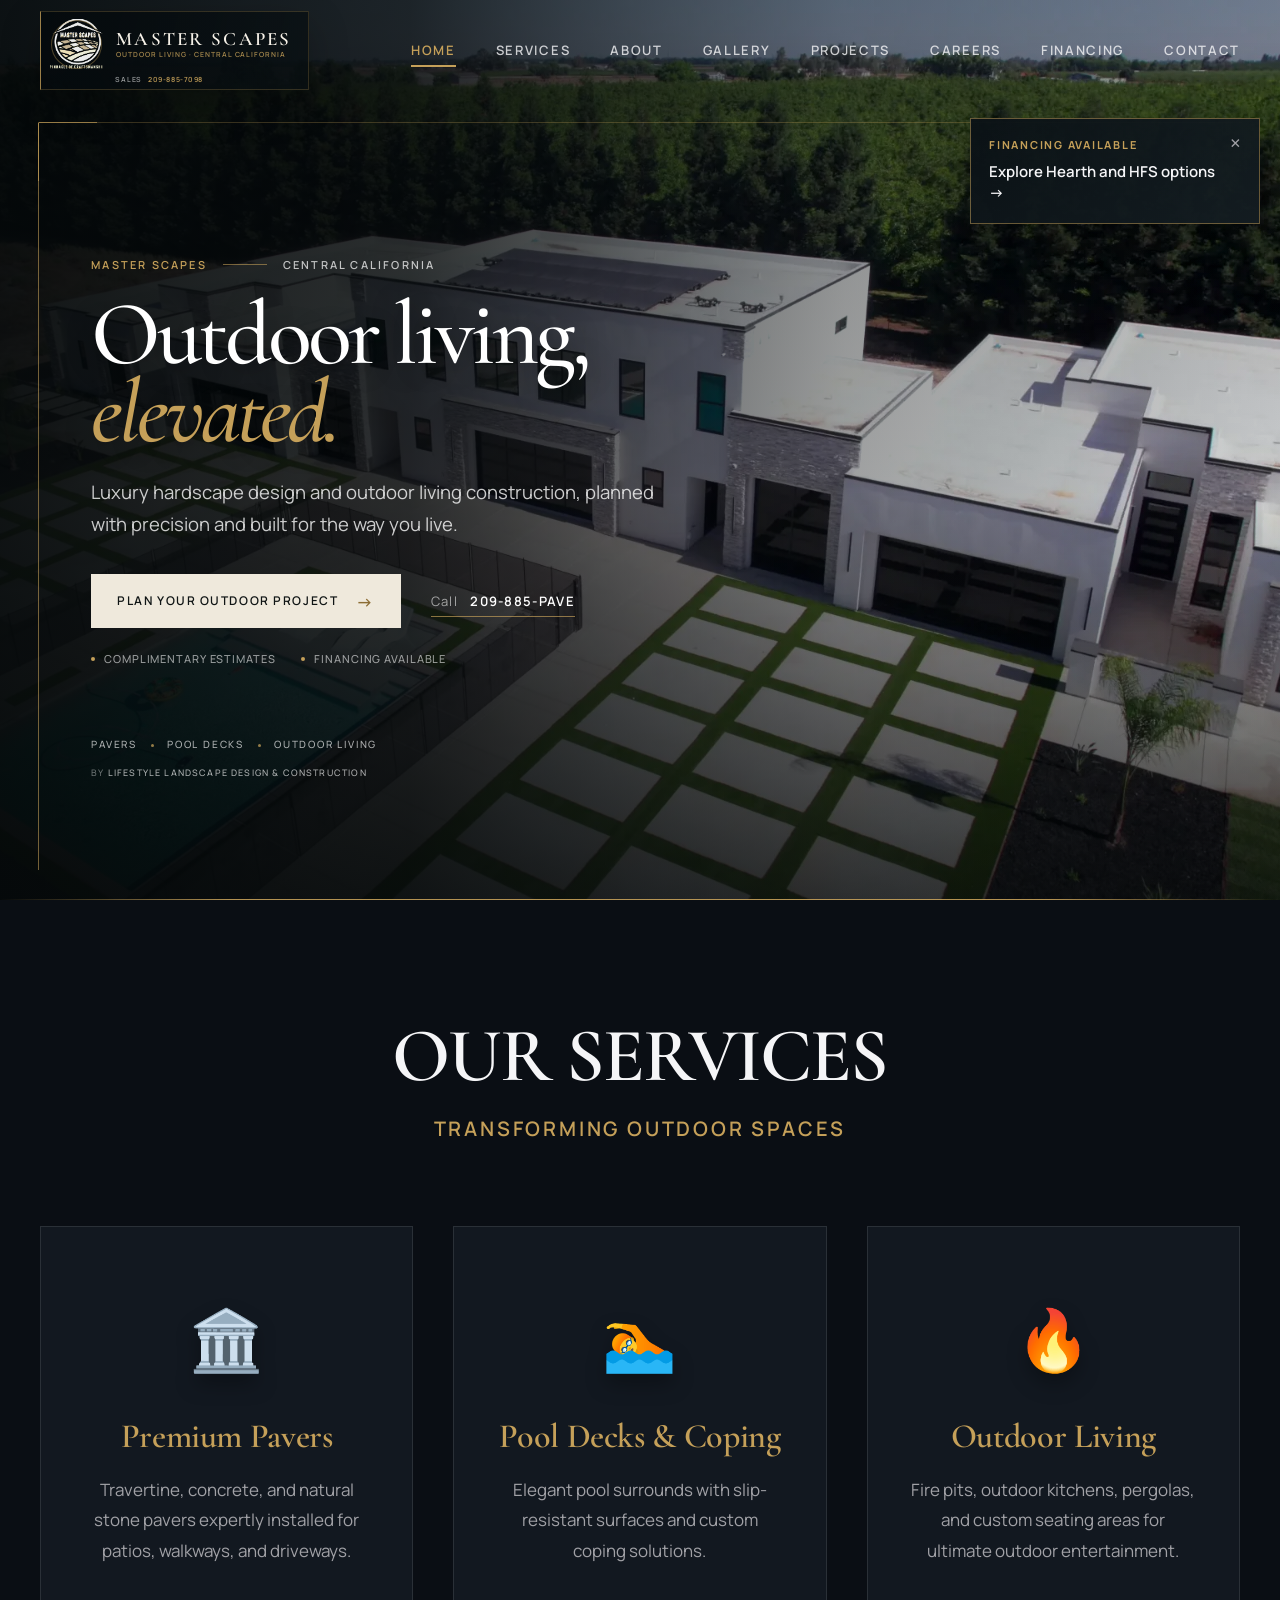
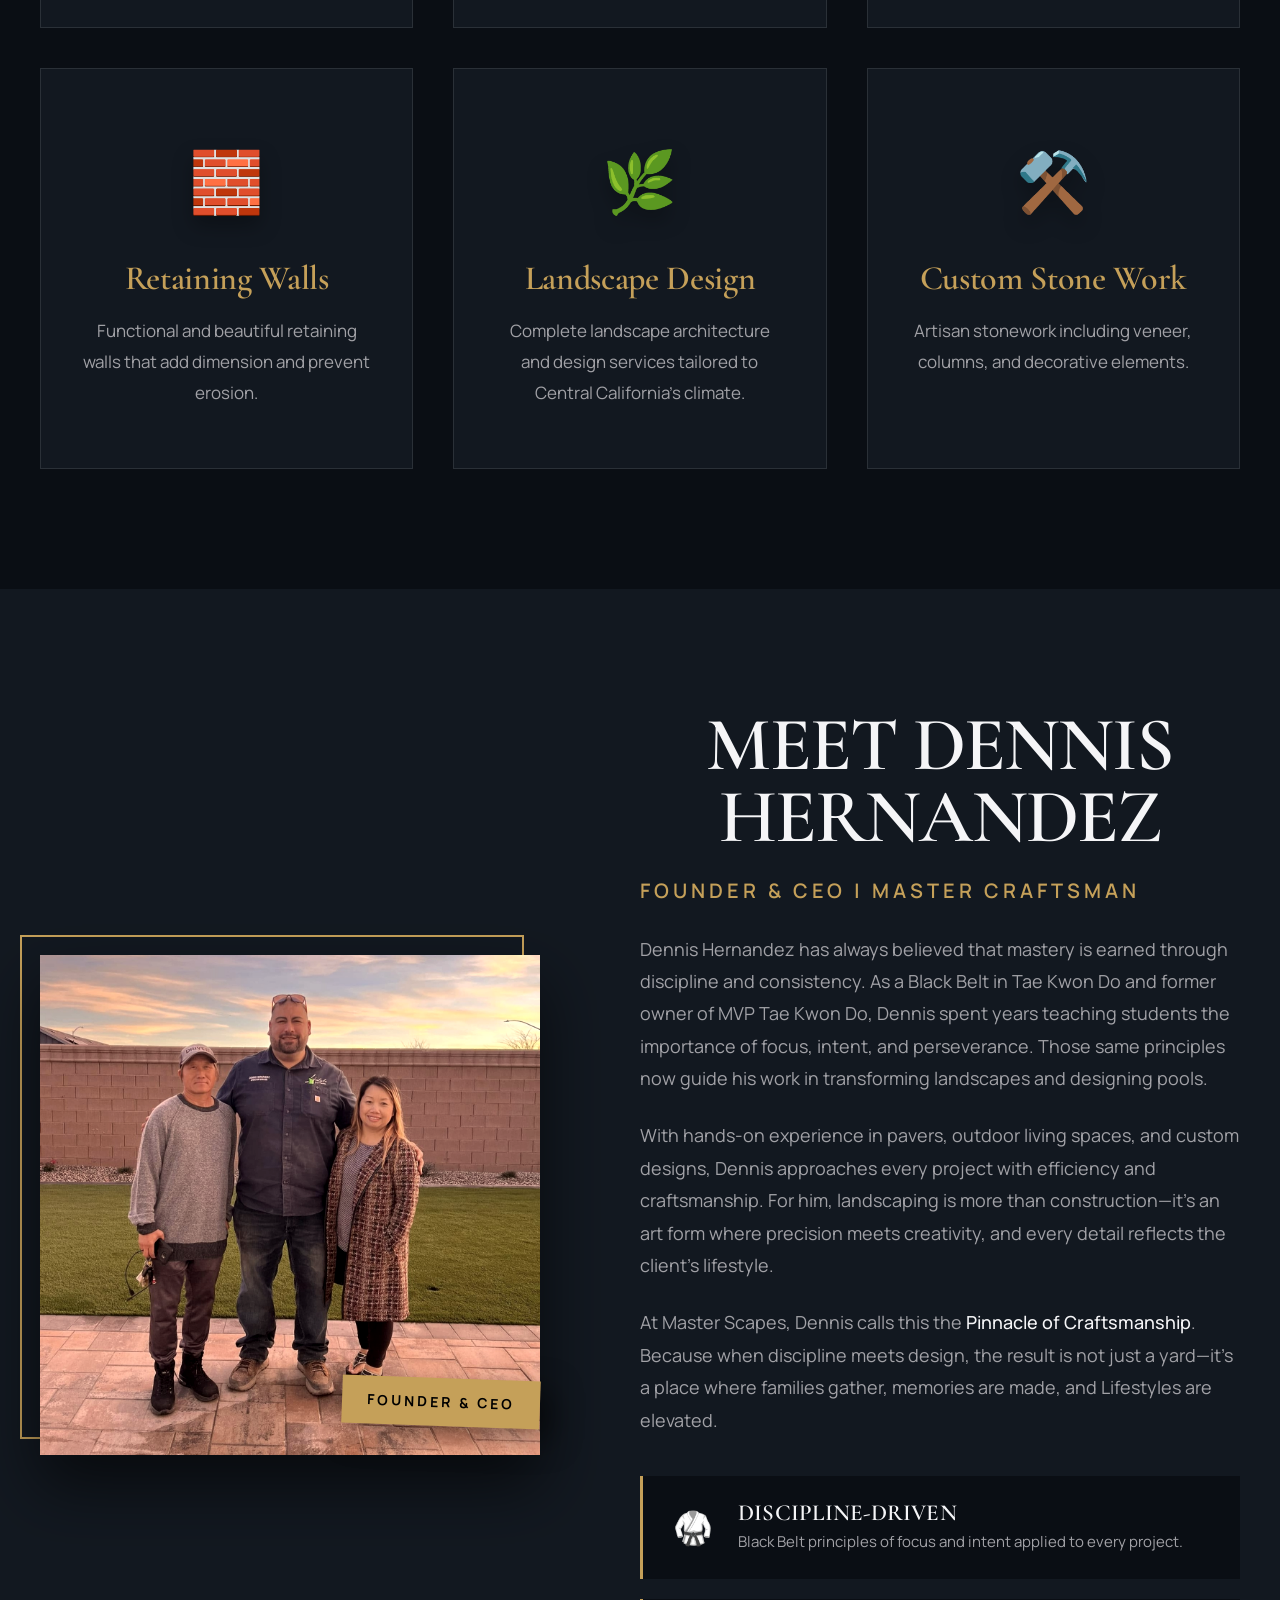
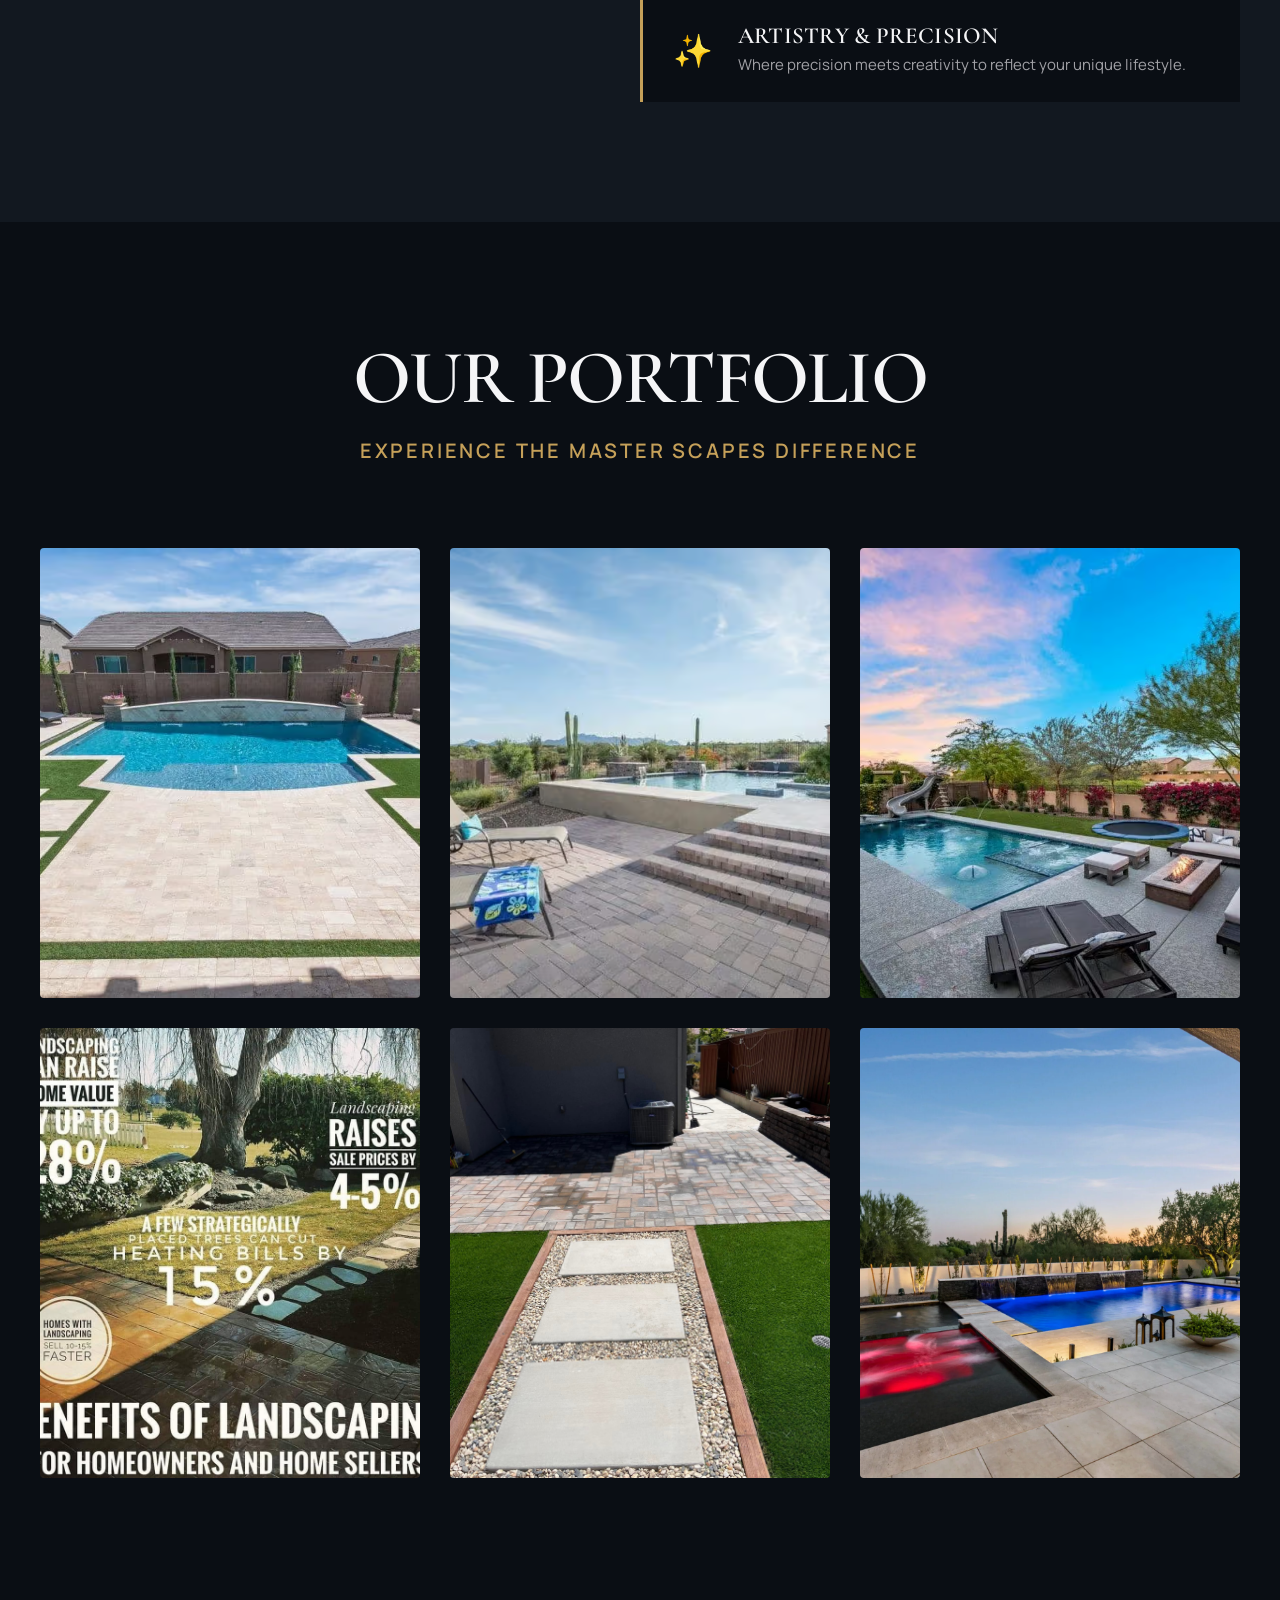
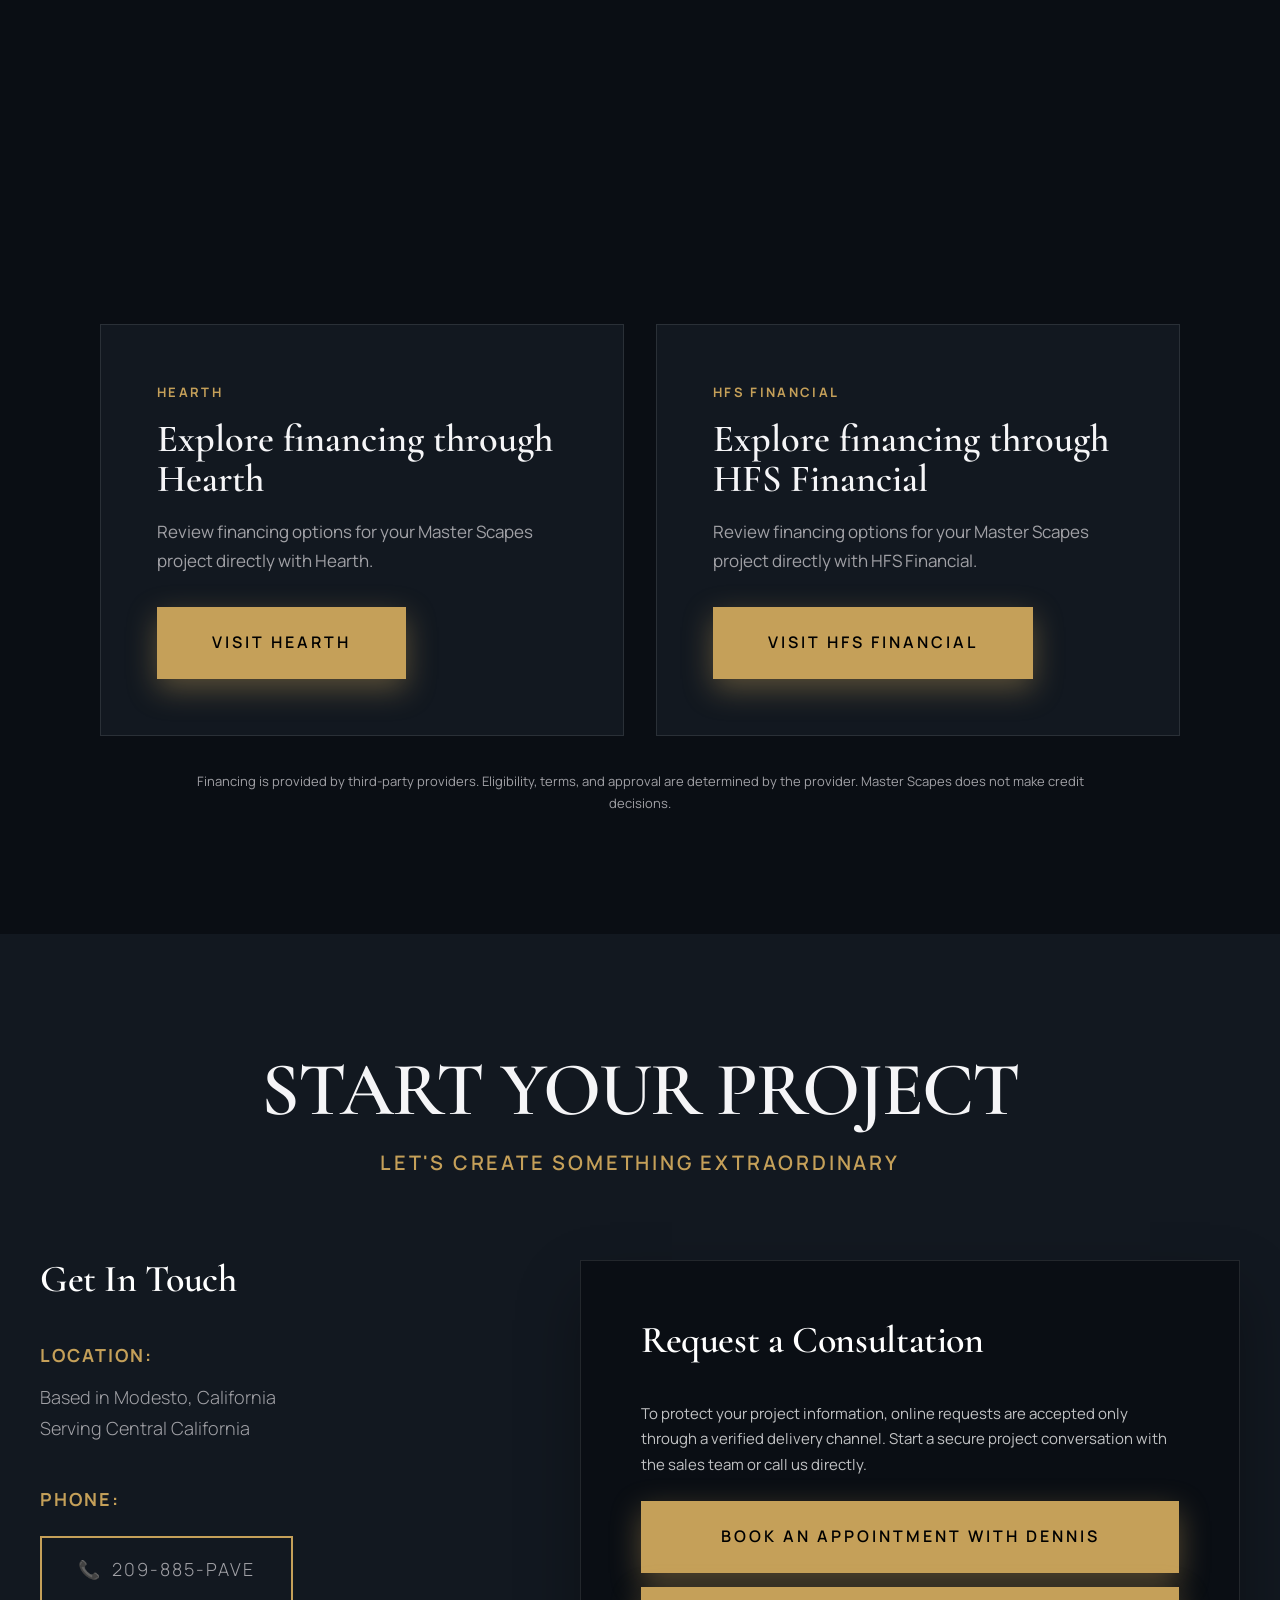
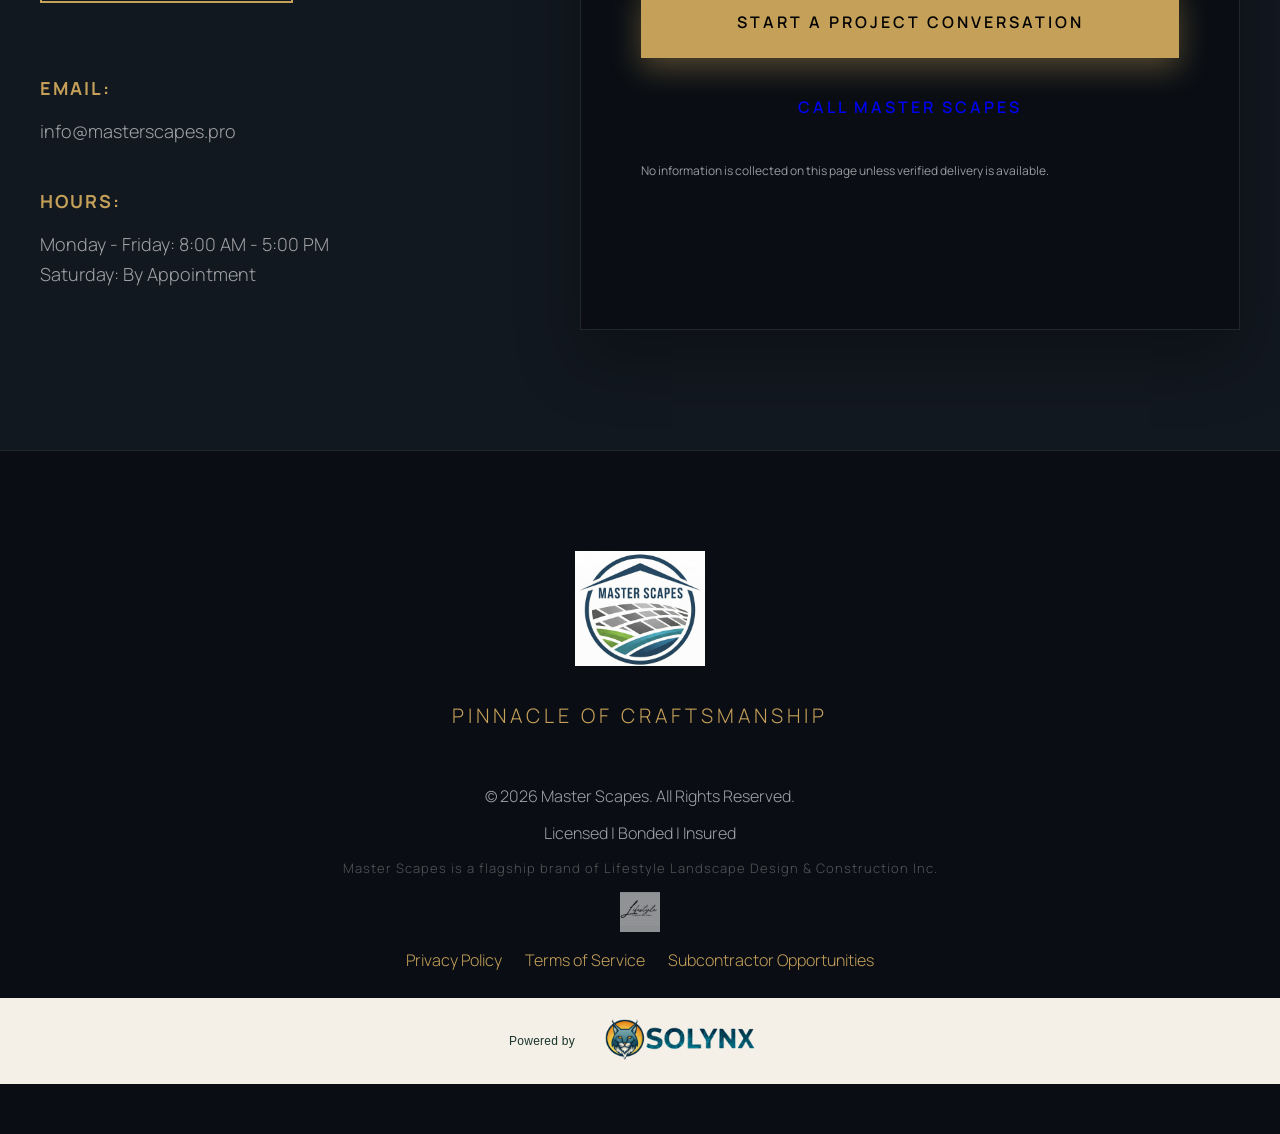
<file: index.html>
<!DOCTYPE html>
<html lang="en">

<head>
    <meta charset="UTF-8">
    <meta name="viewport" content="width=device-width, initial-scale=1.0">
    <meta name="description"
        content="Master Scapes is Central California's premier luxury hardscape contractor specializing in pavers, outdoor living spaces, pool decks, retaining walls, and landscape design built with uncompromising craftsmanship.">
    <meta name="keywords"
        content="pavers Central California, patio contractor Modesto, pool deck pavers, retaining wall contractor, outdoor living construction, luxury landscaping contractor">
    <meta name="author" content="Master Scapes">
    <meta property="og:title" content="Master Scapes | Luxury Hardscape Contractor">
    <meta property="og:description"
        content="Premium outdoor living spaces, pavers, and landscape design built with unmatched craftsmanship.">
    <meta property="og:image" content="images/UltimateBackyardPage_Function-scaled-1920x1280.webp">
    <meta property="og:type" content="website">
    <title>Master Scapes | Luxury Hardscape Contractor</title>
    <link rel="canonical" href="https://www.masterscapes.pro/">
    <link rel="stylesheet" href="style.css">
    <link rel="icon" href="favicon.ico">
    <link rel="icon" type="image/png" sizes="32x32" href="favicon-32x32.png">
    <link rel="icon" type="image/png" sizes="16x16" href="favicon-16x16.png">
    <link rel="apple-touch-icon" href="apple-touch-icon.png">
    <link href="https://fonts.googleapis.com/css2?family=Cormorant+Garamond:ital,wght@0,500;0,600;1,500&family=Manrope:wght@400;500;600;700&display=swap"
        rel="stylesheet">
    <script type="application/ld+json">
    {
      "@context": "https://schema.org",
      "@type": "HomeAndConstructionBusiness",
      "name": "Master Scapes",
      "alternateName": "Lifestyle Landscape Design & Construction Inc",
      "description": "Central California's premier luxury hardscape contractor specializing in pavers, outdoor living spaces, pool decks, retaining walls, and landscape design.",
      "url": "https://masterscapes.pro",
      "logo": "https://masterscapes.pro/images/masterscapes-logo.svg",
      "image": "https://masterscapes.pro/images/UltimateBackyardPage_Function-scaled-1920x1280.webp",
      "telephone": "+12098857238",
      "email": "info@masterscapes.pro",
      "areaServed": {
        "@type": "State",
        "name": "Central California"
      },
      "address": {
        "@type": "PostalAddress",
        "addressLocality": "Modesto",
        "addressRegion": "CA",
        "addressCountry": "US"
      },
      "sameAs": []
    }
    </script>
</head>

<body>
    <div class="scroll-progress"></div>
    <!-- Header -->
    <header class="header">
        <nav class="navbar">
            <div class="container">
                <div class="nav-identity">
                    <a class="nav-brand" href="#home" aria-label="Master Scapes home">
                        <span class="nav-emblem" aria-hidden="true">
                            <img src="images/masterscapes-logo.png" alt="" class="logo">
                        </span>
                        <span class="nav-wordmark">
                            <strong>Master Scapes</strong>
                            <small>Outdoor Living &middot; Central California</small>
                        </span>
                    </a>
                    <a class="nav-sales-contact" href="tel:+12098857098" aria-label="Call Master Scapes Sales at 209-885-7098">
                        <span>Sales</span><strong>209-885-7098</strong>
                    </a>
                </div>
                <ul class="nav-menu">
                    <li><a href="#home" class="nav-link active">Home</a></li>
                    <li><a href="#services" class="nav-link">Services</a></li>
                    <li><a href="#about" class="nav-link">About</a></li>
                    <li><a href="#gallery" class="nav-link">Gallery</a></li>
                    <li><a href="projects.html" class="nav-link">Projects</a></li>
                    <li><a href="careers.html" class="nav-link">Careers</a></li>
                    <li><a href="#financing" class="nav-link">Financing</a></li>
                    <li><a href="#contact" class="nav-link">Contact</a></li>
                </ul>
                <button class="mobile-toggle" aria-label="Toggle menu">
                    <span></span>
                    <span></span>
                    <span></span>
                </button>
            </div>
        </nav>
    </header>

    <!-- Hero Section -->
    <section id="home" class="hero">
        <video class="hero-video" autoplay muted loop playsinline preload="metadata"
            poster="assets/video/master-scapes-hero-poster.webp" aria-hidden="true">
            <source src="assets/video/master-scapes-hero-720p.mp4" media="(max-width: 768px)" type="video/mp4">
            <source src="assets/video/master-scapes-hero-1080p.mp4" type="video/mp4">
        </video>
        <div class="hero-frame" aria-hidden="true"></div>
        <div class="container">
            <div class="hero-content">
                <p class="hero-kicker"><span>Master Scapes</span><span>Central California</span></p>
                <h1 class="hero-title">Outdoor living,<br><em>elevated.</em></h1>
                <p class="hero-subtitle">Luxury hardscape design and outdoor living construction, planned with
                    precision and built for the way you live.</p>
                <div class="hero-actions">
                    <a href="/project-planner/" class="hero-primary">Plan Your Outdoor Project <span aria-hidden="true">&#8594;</span></a>
                    <a href="tel:+12098857238" class="hero-phone"><span>Call</span> 209-885-PAVE</a>
                </div>
                <div class="hero-assurance" aria-label="Project benefits">
                    <span>Complimentary estimates</span>
                    <span>Financing available</span>
                </div>
                <div class="hero-disciplines" aria-label="Master Scapes specialties">
                    <span>Pavers</span>
                    <span>Pool decks</span>
                    <span>Outdoor living</span>
                </div>
                <p class="hero-origin">By <strong>Lifestyle Landscape Design &amp; Construction</strong></p>
            </div>
        </div>
    </section>

    <!-- Services Section -->
    <section id="services" class="services">
        <div class="container">
            <h2 class="section-title">OUR SERVICES</h2>
            <p class="section-subtitle">TRANSFORMING OUTDOOR SPACES</p>
            <div class="services-grid">
                <div class="service-card">
                    <div class="service-icon">🏛️</div>
                    <h3>Premium Pavers</h3>
                    <p>Travertine, concrete, and natural stone pavers expertly installed for patios, walkways, and
                        driveways.</p>
                </div>
                <div class="service-card">
                    <div class="service-icon">🏊</div>
                    <h3>Pool Decks & Coping</h3>
                    <p>Elegant pool surrounds with slip-resistant surfaces and custom coping solutions.</p>
                </div>
                <div class="service-card">
                    <div class="service-icon">🔥</div>
                    <h3>Outdoor Living</h3>
                    <p>Fire pits, outdoor kitchens, pergolas, and custom seating areas for ultimate outdoor
                        entertainment.</p>
                </div>
                <div class="service-card">
                    <div class="service-icon">🧱</div>
                    <h3>Retaining Walls</h3>
                    <p>Functional and beautiful retaining walls that add dimension and prevent erosion.</p>
                </div>
                <div class="service-card">
                    <div class="service-icon">🌿</div>
                    <h3>Landscape Design</h3>
                    <p>Complete landscape architecture and design services tailored to Central California's climate.</p>
                </div>
                <div class="service-card">
                    <div class="service-icon">⚒️</div>
                    <h3>Custom Stone Work</h3>
                    <p>Artisan stonework including veneer, columns, and decorative elements.</p>
                </div>
            </div>
        </div>
    </section>

    <!-- About Section -->
    <section id="about" class="about">
        <div class="container">
            <div class="about-grid">
                <div class="about-image">
                    <div class="image-wrapper">
                        <img src="images/Cool Photo.jpg" alt="Dennis Hernandez - Founder & CEO">
                        <div class="founder-badge">FOUNDER & CEO</div>
                    </div>
                </div>
                <div class="about-content">
                    <h2 class="section-title">MEET DENNIS HERNANDEZ</h2>
                    <p class="about-lead">FOUNDER & CEO | MASTER CRAFTSMAN</p>
                    <div class="about-text">
                        <p>Dennis Hernandez has always believed that mastery is earned through discipline and
                            consistency. As a Black Belt in Tae Kwon Do and former owner of MVP Tae Kwon Do, Dennis
                            spent years teaching students the importance of focus, intent, and perseverance. Those same
                            principles now guide his work in transforming landscapes and designing pools.</p>

                        <p>With hands-on experience in pavers, outdoor living spaces, and custom designs, Dennis
                            approaches every project with efficiency and craftsmanship. For him, landscaping is more
                            than construction—it’s an art form where precision meets creativity, and every detail
                            reflects the client’s lifestyle.</p>

                        <p>At Master Scapes, Dennis calls this the <strong>Pinnacle of Craftsmanship</strong>. Because
                            when discipline meets design, the result is not just a yard—it’s a place where families
                            gather, memories are made, and Lifestyles are elevated.</p>
                    </div>

                    <div class="about-features">
                        <div class="feature-item">
                            <div class="feature-icon">🥋</div>
                            <div class="feature-text">
                                <h4>DISCIPLINE-DRIVEN</h4>
                                <p>Black Belt principles of focus and intent applied to every project.</p>
                            </div>
                        </div>
                        <div class="feature-item">
                            <div class="feature-icon">✨</div>
                            <div class="feature-text">
                                <h4>ARTISTRY & PRECISION</h4>
                                <p>Where precision meets creativity to reflect your unique lifestyle.</p>
                            </div>
                        </div>
                    </div>
                </div>
            </div>
        </div>
    </section>

    <!-- Gallery Section -->
    <section id="gallery" class="gallery">
        <div class="container">
            <h2 class="section-title">OUR PORTFOLIO</h2>
            <p class="section-subtitle">EXPERIENCE THE MASTER SCAPES DIFFERENCE</p>
            <div class="gallery-grid">
                <div class="gallery-item">
                    <img src="images/Travertine-Pavers-1024x683.avif" alt="Travertine Pavers">
                    <div class="gallery-overlay">
                        <h3>Travertine Elegance</h3>
                        <p>Premium pool deck installation</p>
                    </div>
                </div>
                <div class="gallery-item">
                    <img src="images/Concrete-Pavers-1024x567.avif" alt="Concrete Pavers">
                    <div class="gallery-overlay">
                        <h3>Modern Concrete</h3>
                        <p>Contemporary patio design</p>
                    </div>
                </div>
                <div class="gallery-item">
                    <img src="images/Acrylic-Topped-Concrete-1024x683.avif" alt="Acrylic Concrete">
                    <div class="gallery-overlay">
                        <h3>Acrylic Finish</h3>
                        <p>High-performance deck coating</p>
                    </div>
                </div>
                <div class="gallery-item">
                    <img src="images/476790760_615844884526223_7264637262798902124_n.jpg" alt="Custom Hardscape">
                    <div class="gallery-overlay">
                        <h3>Custom Hardscape</h3>
                        <p>Luxury outdoor living</p>
                    </div>
                </div>
                <div class="gallery-item">
                    <img src="images/480141365_618220387622006_8633764257277710164_n.jpg" alt="Master Craftsmanship">
                    <div class="gallery-overlay">
                        <h3>Master Craftsmanship</h3>
                        <p>Artisan stone installation</p>
                    </div>
                </div>
                <div class="gallery-item">
                    <img src="images/UltimateBackyardPage_Function-scaled-1920x1280.webp" alt="Ultimate Backyard">
                    <div class="gallery-overlay">
                        <h3>Ultimate Backyard</h3>
                        <p>Complete outdoor transformation</p>
                    </div>
                </div>
            </div>
        </div>
    </section>

    <!-- Financing Section -->
    <section id="financing" class="financing" aria-labelledby="financing-title">
        <div class="container">
            <h2 class="section-title" id="financing-title">FINANCING OPTIONS</h2>
            <p class="section-subtitle">EXPLORE OPTIONS FOR YOUR OUTDOOR PROJECT</p>
            <div class="financing-grid">
                <article class="financing-card">
                    <p class="financing-provider">HEARTH</p>
                    <h3>Explore financing through Hearth</h3>
                    <p>Review financing options for your Master Scapes project directly with Hearth.</p>
                    <a class="btn btn-primary financing-link" href="https://app.gethearth.com/partners/top-flight-services/dennis/apply" target="_blank" rel="noopener noreferrer">Visit Hearth</a>
                </article>
                <article class="financing-card">
                    <p class="financing-provider">HFS FINANCIAL</p>
                    <h3>Explore financing through HFS Financial</h3>
                    <p>Review financing options for your Master Scapes project directly with HFS Financial.</p>
                    <a class="btn btn-primary financing-link" href="https://www.hfsfinancial.net/promo/690e587831e1eeb8894b2c4d" target="_blank" rel="noopener noreferrer">Visit HFS Financial</a>
                </article>
            </div>
            <p class="financing-disclosure">Financing is provided by third-party providers. Eligibility, terms, and approval are determined by the provider. Master Scapes does not make credit decisions.</p>
        </div>
    </section>

    <!-- Contact Section -->
    <section id="contact" class="contact">
        <div class="container">
            <h2 class="section-title">START YOUR PROJECT</h2>
            <p class="section-subtitle">LET'S CREATE SOMETHING EXTRAORDINARY</p>
            <div class="contact-grid">
                <div class="contact-info">
                    <h3>Get In Touch</h3>
                    <div class="info-item">
                        <strong>Location:</strong>
                        <p>Based in Modesto, California<br>Serving Central California</p>
                    </div>
                    <div class="info-item">
                        <strong>Phone:</strong>
                        <a href="tel:+12098857238" class="btn-call" style="margin-top:10px;" onclick="revealNumber(this, event)">209-885-PAVE</a>
                        <span class="call-reveal">Tap to call: 209-885-7238</span>
                    </div>
                    <div class="info-item">
                        <strong>Email:</strong>
                        <p><a href="mailto:info@masterscapes.pro">info@masterscapes.pro</a></p>
                    </div>
                    <div class="info-item">
                        <strong>Hours:</strong>
                        <p>Monday - Friday: 8:00 AM - 5:00 PM<br>Saturday: By Appointment</p>
                    </div>
                </div>
                <section class="contact-form" aria-labelledby="consultation-heading"
                    data-delivery-state="secure-channel-required">
                    <h3 id="consultation-heading">Request a Consultation</h3>
                    <p style="color:rgba(255,255,255,0.75); font-size:15px; line-height:1.7; margin-bottom:24px;">
                        To protect your project information, online requests are accepted only through a verified
                        delivery channel. Start a secure project conversation with the sales team or call us directly.
                    </p>
                    <a href="https://link.masterscapes.pro/widget/booking/v4JyGfcCJLQ7nWzjdIIM" class="btn btn-primary" style="display:block; text-align:center; margin-bottom:14px;">
                        Book an Appointment with Dennis
                    </a>
                    <a href="/sales" class="btn btn-primary" style="display:block; text-align:center;">
                        Start a Project Conversation
                    </a>
                    <a href="tel:+12098857238" class="btn btn-secondary"
                        style="display:block; text-align:center; margin-top:14px;">
                        Call Master Scapes
                    </a>
                    <p style="font-size:12px; color:rgba(255,255,255,0.58); margin-top:18px; line-height:1.6;">
                        No information is collected on this page unless verified delivery is available.
                    </p>
                </section>
            </div>
        </div>
    </section>

    <!-- Footer -->
    <footer class="footer">
        <div class="container">
            <div class="footer-content">
                <div class="footer-brand">
                    <img src="images/masterscapes-logo.svg" alt="Master Scapes Luxury Hardscape Contractor"
                        class="footer-logo">
                    <p class="footer-tagline">Pinnacle of Craftsmanship</p>
                </div>
                <div class="footer-info">
                    <p>&copy; 2026 Master Scapes. All Rights Reserved.</p>
                    <p>Licensed | Bonded | Insured</p>
                    <p style="font-size:13px; color:#555; margin-top:10px; font-weight:300; letter-spacing:1px;">Master
                        Scapes is a flagship brand of Lifestyle Landscape Design &amp; Construction Inc.</p>
                    <img src="images/lifestyle-logo.png" alt="Lifestyle Landscape Design"
                        class="lifestyle-logo">
                    <p style="margin-top: 15px;">
                        <a href="privacy.html"
                            style="color: var(--accent-gold); text-decoration: none; margin-right: 20px;">Privacy
                            Policy</a>
                        <a href="terms.html"
                            style="color: var(--accent-gold); text-decoration: none; margin-right: 20px;">Terms of
                            Service</a>
                        <a href="careers.html" style="color: var(--accent-gold); text-decoration: none;">Subcontractor
                            Opportunities</a>
                    </p>
                </div>
            </div>
        </div>
    <a class="solynx-credit" href="https://solynx.solutions" target="_blank" rel="noopener noreferrer" aria-label="Powered by SOLYNX - website design and development"><span>Powered by</span><img src="/images/solynx-logo.png" alt="SOLYNX" width="184" height="54" loading="lazy"></a>
</footer>

    <script src="script.js"></script>

    <!-- ============================================================ -->
    <!-- LEADCONNECTOR CHAT WIDGET -->
    <!-- ============================================================ -->
    <script>
        // Keep Preview review sessions read-only. The production domains retain
        // the existing LeadConnector widget and its normal attribution traffic.
        if (!window.location.hostname.endsWith('.vercel.app')) {
            const leadConnectorWidget = document.createElement('script');
            leadConnectorWidget.src = 'https://widgets.leadconnectorhq.com/loader.js';
            leadConnectorWidget.dataset.resourcesUrl = 'https://widgets.leadconnectorhq.com/chat-widget/loader.js';
            leadConnectorWidget.dataset.widgetId = '6a721ca85a8261fbe4d52c23';
            leadConnectorWidget.dataset.source = 'WEB_USER';
            document.body.appendChild(leadConnectorWidget);
        }
    </script>

</body>

</html>
</file>
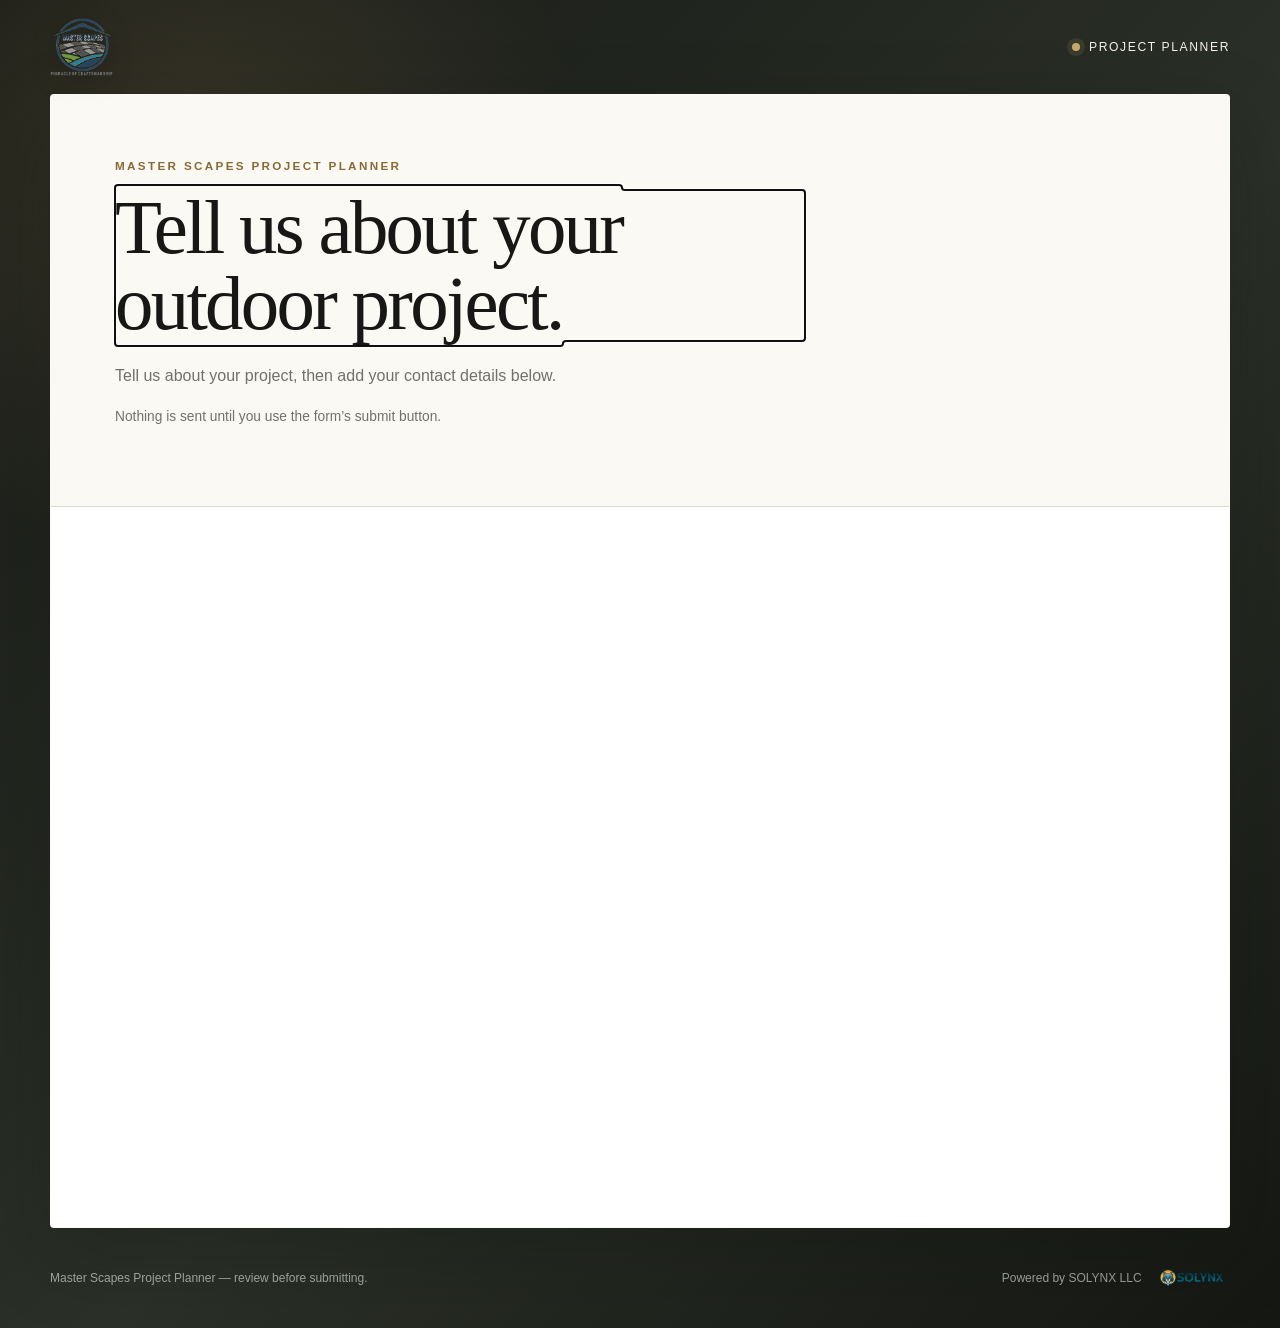
<file: project-planner/index.html>
<!doctype html>
<html lang="en">
<head>
  <meta charset="utf-8">
  <meta name="viewport" content="width=device-width, initial-scale=1">
  <meta name="description" content="Plan a luxury outdoor project and send the details to the Master Scapes team for follow-up.">
  <title>Master Scapes Project Planner</title>
  <link rel="stylesheet" href="styles.css">
</head>
<body>
  <a class="skip-link" href="#planner">Skip to project planner</a>
  <header class="site-header">
    <a class="brand" href="../" aria-label="Return to the Master Scapes home page">
      <img src="../images/masterscapes-logo.png" alt="Master Scapes">
    </a>
    <div class="preview-pill"><span aria-hidden="true"></span> Project planner</div>
  </header>

  <main id="planner" class="planner-shell">
    <noscript>
      <p class="noscript">JavaScript is required to use this project planner.</p>
    </noscript>
    <section id="app" aria-live="polite"></section>
  </main>

  <footer class="site-footer">
    <p>Master Scapes Project Planner — review before submitting.</p>
    <a href="https://solynx.solutions" aria-label="SOLYNX website">
      <span>Powered by SOLYNX LLC</span>
      <img src="../images/solynx-logo.png" alt="SOLYNX">
    </a>
  </footer>
  <script src="submission-config.js"></script>
  <script src="app.js"></script>
</body>
</html>
</file>
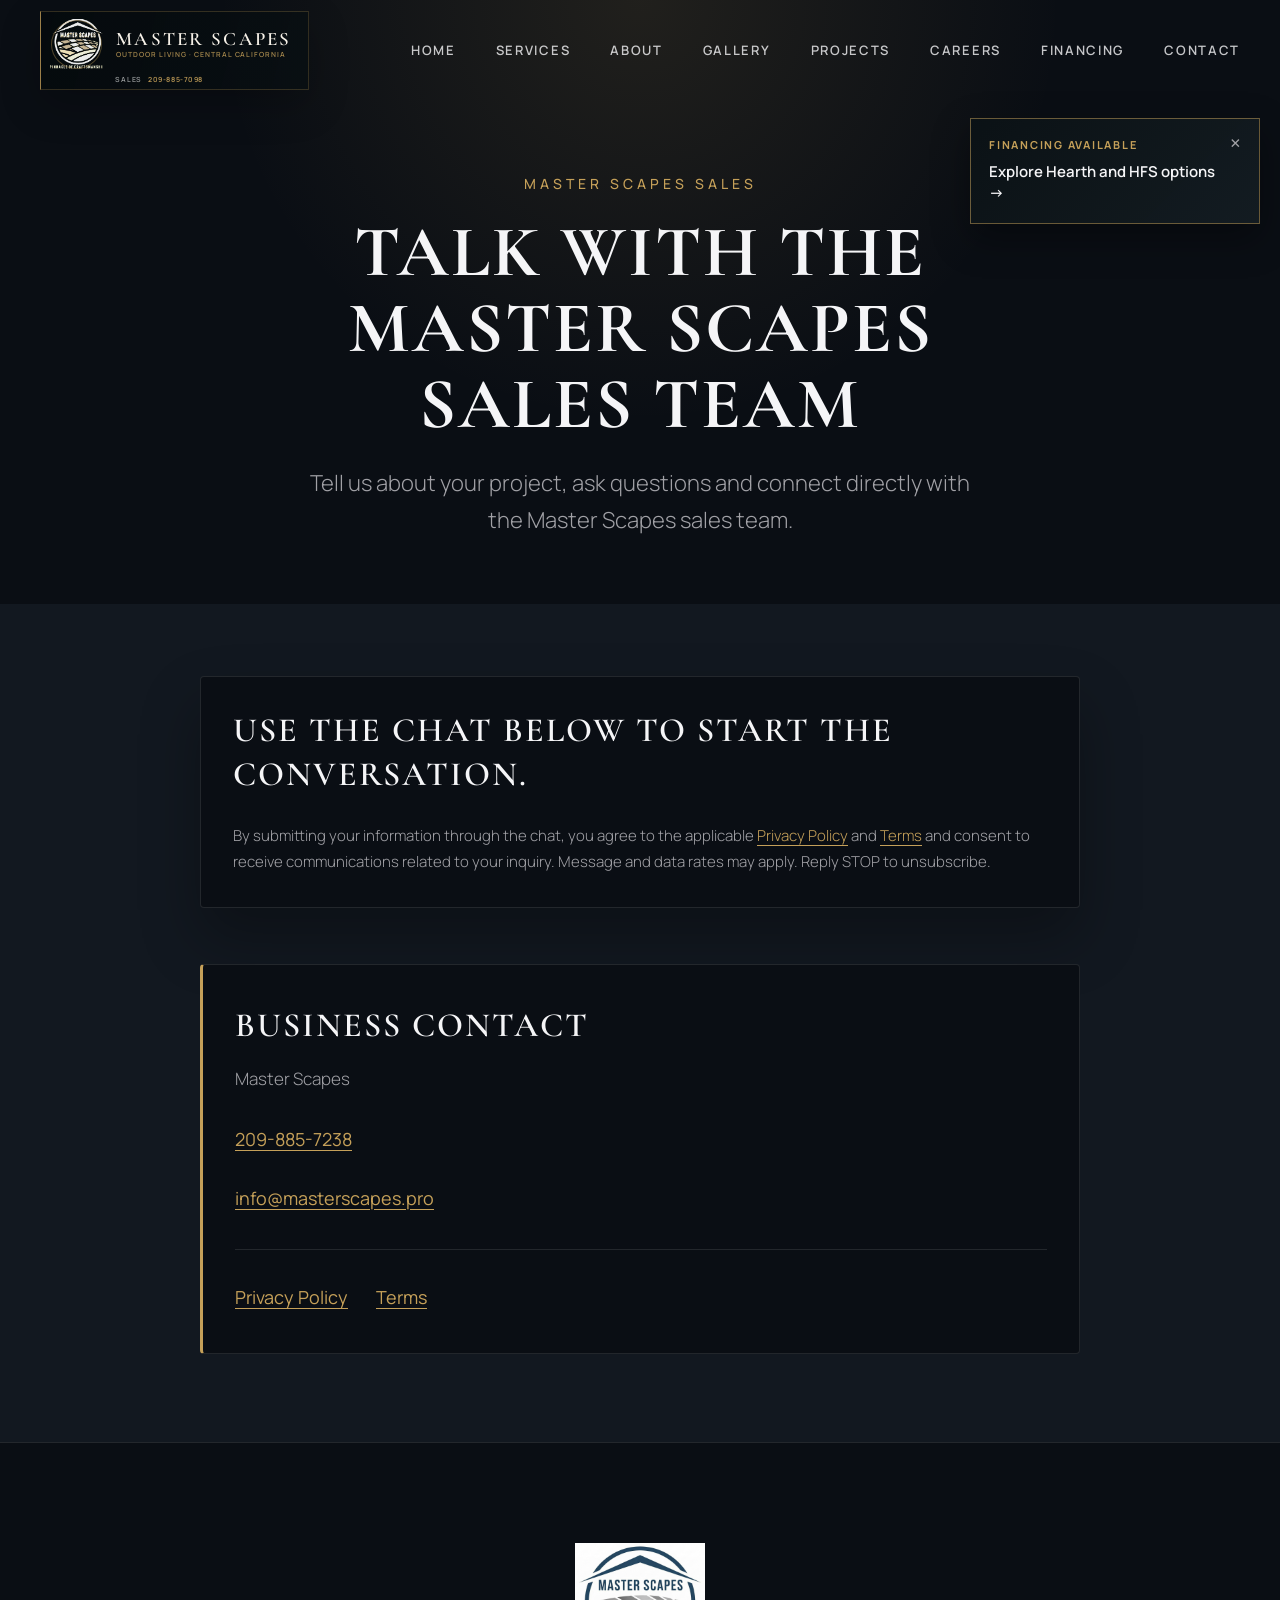
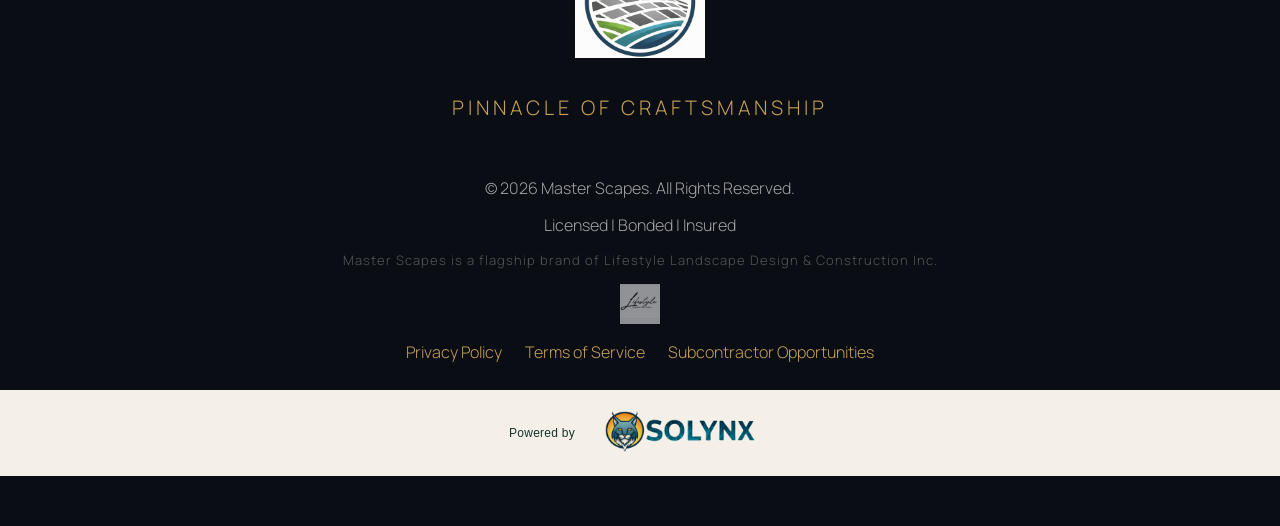
<file: sales/index.html>
<!DOCTYPE html>
<html lang="en">

<head>
    <meta charset="UTF-8">
    <meta name="viewport" content="width=device-width, initial-scale=1.0">
    <meta name="description"
        content="Connect with the Master Scapes sales team to discuss your landscaping, outdoor-living or construction project.">
    <meta property="og:title" content="Contact Master Scapes Sales | Master Scapes">
    <meta property="og:description"
        content="Connect with the Master Scapes sales team to discuss your landscaping, outdoor-living or construction project.">
    <meta property="og:type" content="website">
    <meta property="og:url" content="https://masterscapes.pro/sales">
    <title>Contact Master Scapes Sales | Master Scapes</title>
    <link rel="canonical" href="https://www.masterscapes.pro/sales/">
    <link rel="stylesheet" href="/style.css">
    <link rel="icon" href="/favicon.ico">
    <link rel="icon" type="image/png" sizes="32x32" href="/favicon-32x32.png">
    <link rel="icon" type="image/png" sizes="16x16" href="/favicon-16x16.png">
    <link rel="apple-touch-icon" href="/apple-touch-icon.png">
    <link href="https://fonts.googleapis.com/css2?family=Cormorant+Garamond:ital,wght@0,500;0,600;1,500&family=Manrope:wght@400;500;600;700&display=swap"
        rel="stylesheet">
    <style>
        .sales-page {
            background: var(--primary-dark);
        }

        .sales-page main {
            overflow: hidden;
        }

        .sales-hero {
            padding: calc(var(--nav-height) + 72px) 0 64px;
            background:
                radial-gradient(circle at top, rgba(197, 160, 89, 0.12), transparent 48%),
                var(--primary-dark);
            text-align: center;
        }

        .sales-hero-inner {
            width: 100%;
            max-width: 720px;
            margin: 0 auto;
        }

        .sales-eyebrow {
            margin-bottom: 18px;
            color: var(--accent-gold);
            font-size: 14px;
            font-weight: 500;
            letter-spacing: 4px;
            text-transform: uppercase;
        }

        .sales-hero h1 {
            margin-bottom: 22px;
            color: var(--text-light);
            font-size: clamp(40px, 7vw, 72px);
            font-weight: 700;
            letter-spacing: 2px;
            line-height: 1.06;
            text-transform: uppercase;
        }

        .sales-hero-copy {
            max-width: 680px;
            margin: 0 auto;
            color: var(--text-gray);
            font-size: clamp(18px, 2.2vw, 22px);
            font-weight: 300;
            line-height: 1.7;
        }

        .sales-content {
            padding: 0 0 88px;
            background: var(--secondary-dark);
        }

        .sales-content .container {
            padding-top: 72px;
        }

        .sales-stack {
            width: 100%;
            max-width: 880px;
            margin: 0 auto;
        }

        .sales-chat-card {
            min-width: 0;
            padding: 32px;
            overflow: visible;
            border: 1px solid var(--glass-border);
            border-radius: 4px;
            background: var(--primary-dark);
            box-shadow: 0 30px 60px rgba(0, 0, 0, 0.3);
        }

        .sales-chat-card h2 {
            margin-bottom: 26px;
            color: var(--text-light);
            font-size: clamp(24px, 3vw, 34px);
            font-weight: 600;
            letter-spacing: 2px;
            line-height: 1.3;
            text-transform: uppercase;
        }

        .sales-widget-host {
            width: 100%;
            min-width: 0;
            overflow: visible;
        }

        .sales-disclosure {
            margin: 24px 0 0;
            color: var(--text-gray);
            font-size: 15px;
            font-weight: 300;
            line-height: 1.75;
        }

        .sales-disclosure a,
        .sales-contact a,
        .sales-legal-links a {
            color: var(--accent-gold);
            text-decoration: underline;
            text-decoration-thickness: 1px;
            text-underline-offset: 4px;
            overflow-wrap: anywhere;
        }

        .sales-disclosure a:hover,
        .sales-contact a:hover,
        .sales-legal-links a:hover {
            color: var(--text-light);
        }

        .sales-disclosure a:focus-visible,
        .sales-contact a:focus-visible,
        .sales-legal-links a:focus-visible {
            outline: 3px solid var(--accent-gold);
            outline-offset: 4px;
            border-radius: 2px;
        }

        .sales-contact {
            margin-top: 56px;
            padding: 32px;
            border: 1px solid var(--glass-border);
            border-left: 3px solid var(--accent-gold);
            border-radius: 4px;
            background: var(--primary-dark);
        }

        .sales-contact h2 {
            margin-bottom: 10px;
            color: var(--text-light);
            font-size: clamp(24px, 3vw, 34px);
            font-weight: 600;
            letter-spacing: 2px;
            text-transform: uppercase;
        }

        .sales-contact-name {
            margin-bottom: 22px;
            color: var(--text-gray);
            font-size: 17px;
            font-weight: 300;
        }

        .sales-contact-list {
            display: grid;
            gap: 12px;
            list-style: none;
        }

        .sales-contact-list a,
        .sales-legal-links a {
            display: inline-flex;
            min-height: 44px;
            align-items: center;
            padding: 8px 0;
            font-size: 18px;
            font-weight: 400;
        }

        .sales-legal-links {
            display: flex;
            flex-wrap: wrap;
            gap: 8px 28px;
            margin-top: 28px;
            padding-top: 24px;
            border-top: 1px solid var(--glass-border);
        }

        @media (max-width: 768px) {
            .sales-hero {
                padding: calc(var(--nav-height) + 48px) 0 44px;
            }

            .sales-content {
                padding-bottom: 56px;
            }

            .sales-content .container {
                padding-top: 44px;
            }

            .sales-chat-card,
            .sales-contact {
                padding: 20px;
            }

            .sales-contact {
                margin-top: 40px;
            }

            .sales-legal-links {
                gap: 4px 20px;
            }
        }

        @media (max-width: 360px) {
            .sales-hero h1 {
                font-size: 38px;
                letter-spacing: 1px;
            }

            .sales-eyebrow {
                letter-spacing: 3px;
            }

            .sales-chat-card,
            .sales-contact {
                padding: 20px 16px;
            }
        }

        @media (prefers-reduced-motion: reduce) {
            .sales-page *,
            .sales-page *::before,
            .sales-page *::after {
                scroll-behavior: auto !important;
                animation-duration: 0.01ms !important;
                animation-iteration-count: 1 !important;
                transition-duration: 0.01ms !important;
            }

            .sales-page .logo {
                animation: none !important;
            }
        }
    </style>
</head>

<body class="sales-page">
    <div class="scroll-progress"></div>

    <header class="header">
        <nav class="navbar" aria-label="Primary navigation">
            <div class="container">
                <div class="nav-identity">
                    <a class="nav-brand" href="/" aria-label="Master Scapes home">
                        <span class="nav-emblem" aria-hidden="true"><img src="/images/masterscapes-logo.png" alt="" class="logo"></span>
                        <span class="nav-wordmark"><strong>Master Scapes</strong><small>Outdoor Living &middot; Central California</small></span>
                    </a>
                    <a class="nav-sales-contact" href="tel:+12098857098" aria-label="Call Master Scapes Sales at 209-885-7098"><span>Sales</span><strong>209-885-7098</strong></a>
                </div>
                <ul class="nav-menu">
                    <li><a href="/#home" class="nav-link">Home</a></li>
                    <li><a href="/#services" class="nav-link">Services</a></li>
                    <li><a href="/#about" class="nav-link">About</a></li>
                    <li><a href="/#gallery" class="nav-link">Gallery</a></li>
                    <li><a href="/projects.html" class="nav-link">Projects</a></li>
                    <li><a href="/careers.html" class="nav-link">Careers</a></li>
                    <li><a href="/#financing" class="nav-link">Financing</a></li>
                    <li><a href="/#contact" class="nav-link">Contact</a></li>
                </ul>
                <button class="mobile-toggle" type="button" aria-label="Toggle menu" aria-expanded="false">
                    <span></span>
                    <span></span>
                    <span></span>
                </button>
            </div>
        </nav>
    </header>

    <main id="main-content">
        <section class="sales-hero" aria-labelledby="sales-heading">
            <div class="container">
                <div class="sales-hero-inner">
                    <p class="sales-eyebrow">Master Scapes Sales</p>
                    <h1 id="sales-heading">Talk With the Master Scapes Sales Team</h1>
                    <p class="sales-hero-copy">Tell us about your project, ask questions and connect directly with the
                        Master Scapes sales team.</p>
                </div>
            </div>
        </section>

        <section class="sales-content" aria-label="Master Scapes sales chat">
            <div class="container">
                <div class="sales-stack">
                    <div class="sales-chat-card">
                        <h2>Use the chat below to start the conversation.</h2>
                        <div class="sales-widget-host">
                            <div data-chat-widget data-widget-id="6a721ca85a8261fbe4d52c23"
                                data-location-id="OHMmKtNe9k9yWmOFLLLD"></div><script
                                src="https://widgets.leadconnectorhq.com/loader.js"
                                data-resources-url="https://widgets.leadconnectorhq.com/chat-widget/loader.js"
                                data-widget-id="6a721ca85a8261fbe4d52c23" data-source="WEB_USER"></script>
                        </div>
                        <p class="sales-disclosure">By submitting your information through the chat, you agree to the
                            applicable <a href="/privacy.html">Privacy Policy</a> and <a href="/terms.html">Terms</a> and
                            consent to receive communications related to your inquiry. Message and data rates may apply.
                            Reply STOP to unsubscribe.</p>
                    </div>

                    <section class="sales-contact" aria-labelledby="sales-contact-heading">
                        <h2 id="sales-contact-heading">Business Contact</h2>
                        <p class="sales-contact-name">Master Scapes</p>
                        <ul class="sales-contact-list">
                            <li><a href="tel:+12098857238" aria-label="Call Master Scapes at 209-885-7238">209-885-7238</a>
                            </li>
                            <li><a href="mailto:info@masterscapes.pro">info@masterscapes.pro</a></li>
                        </ul>
                        <nav class="sales-legal-links" aria-label="Legal information">
                            <a href="/privacy.html">Privacy Policy</a>
                            <a href="/terms.html">Terms</a>
                        </nav>
                    </section>
                </div>
            </div>
        </section>
    </main>

    <footer class="footer">
        <div class="container">
            <div class="footer-content">
                <div class="footer-brand">
                    <img src="/images/masterscapes-logo.svg" alt="Master Scapes Luxury Hardscape Contractor"
                        class="footer-logo">
                    <p class="footer-tagline">Pinnacle of Craftsmanship</p>
                </div>
                <div class="footer-info">
                    <p>&copy; 2026 Master Scapes. All Rights Reserved.</p>
                    <p>Licensed | Bonded | Insured</p>
                    <p style="font-size:13px; color:#555; margin-top:10px; font-weight:300; letter-spacing:1px;">Master
                        Scapes is a flagship brand of Lifestyle Landscape Design &amp; Construction Inc.</p>
                    <img src="/images/lifestyle-logo.png" alt="Lifestyle Landscape Design" class="lifestyle-logo">
                    <p style="margin-top: 15px;">
                        <a href="/privacy.html"
                            style="color: var(--accent-gold); text-decoration: none; margin-right: 20px;">Privacy
                            Policy</a>
                        <a href="/terms.html"
                            style="color: var(--accent-gold); text-decoration: none; margin-right: 20px;">Terms of
                            Service</a>
                        <a href="/careers.html" style="color: var(--accent-gold); text-decoration: none;">Subcontractor
                            Opportunities</a>
                    </p>
                </div>
            </div>
        </div>
    <a class="solynx-credit" href="https://solynx.solutions" target="_blank" rel="noopener noreferrer" aria-label="Powered by SOLYNX - website design and development"><span>Powered by</span><img src="/images/solynx-logo.png" alt="SOLYNX" width="184" height="54" loading="lazy"></a>
</footer>

    <script src="/script.js"></script>
</body>

</html>
</file>
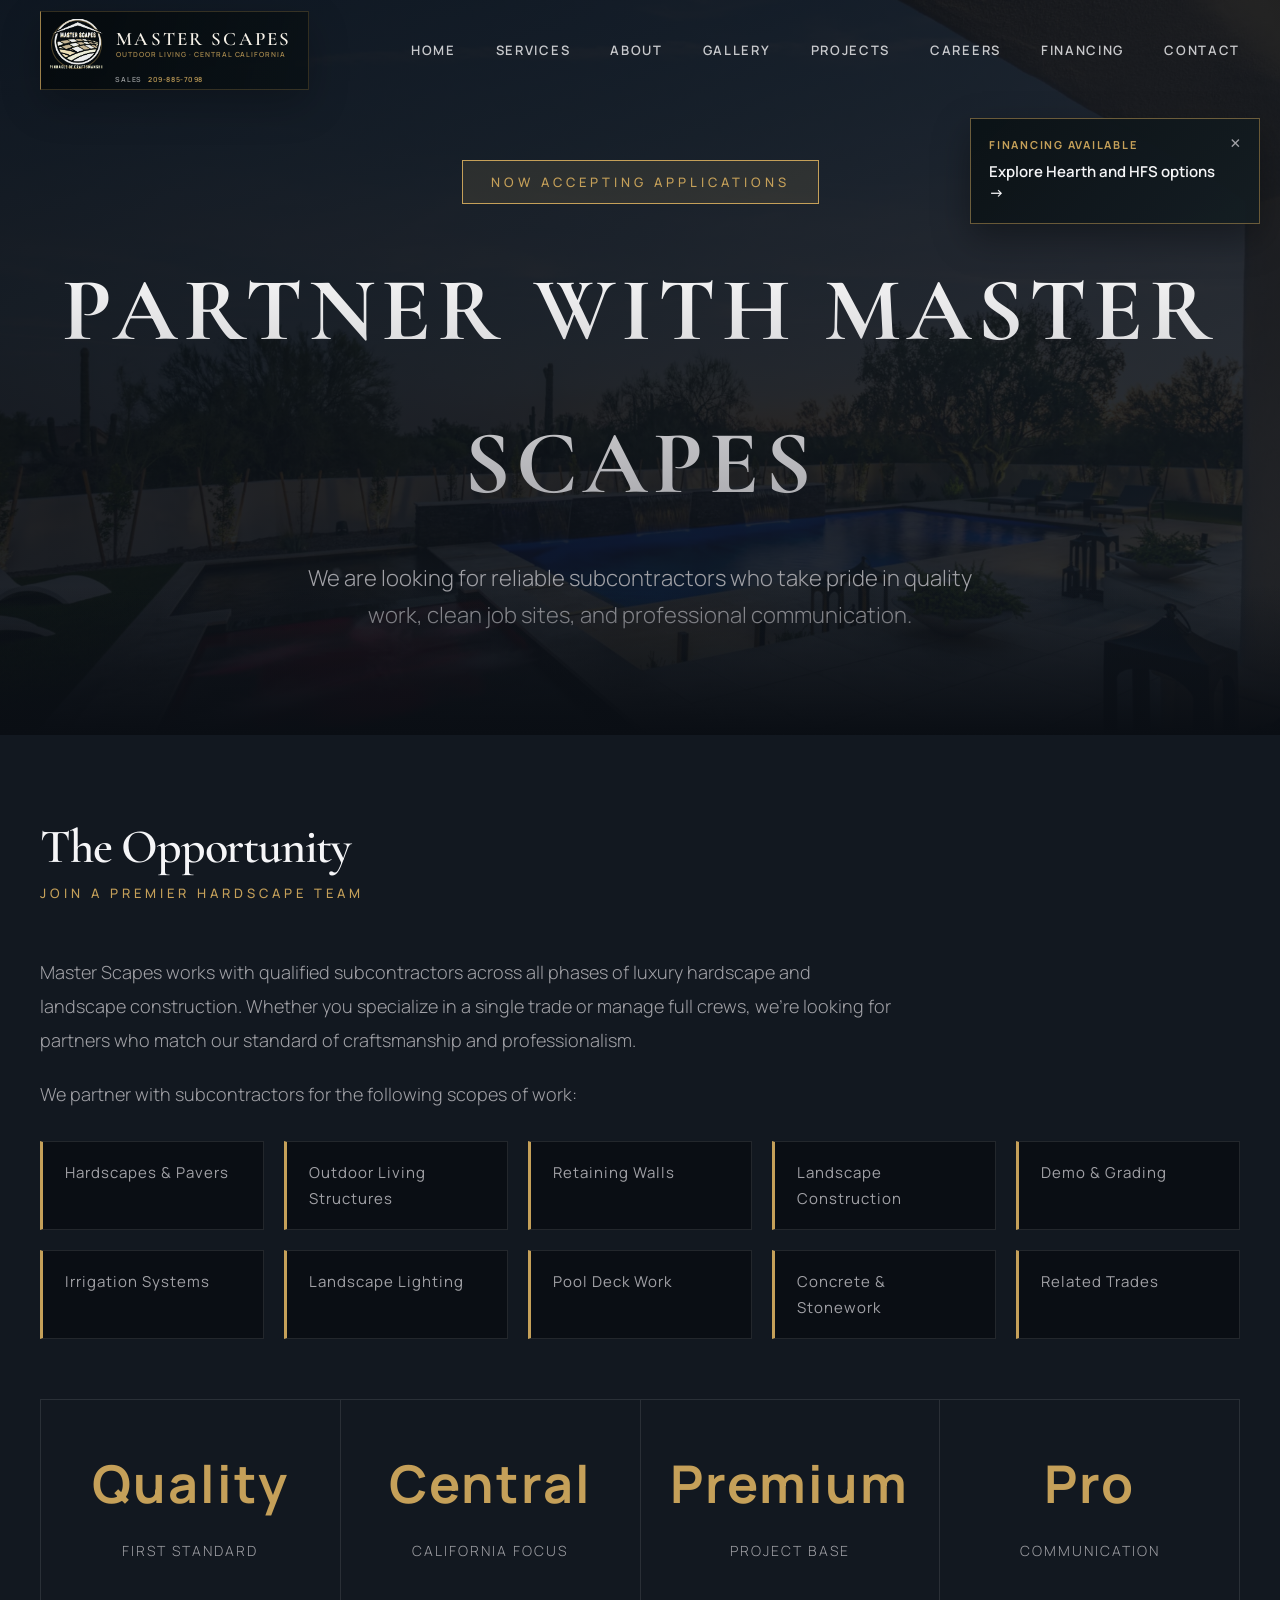
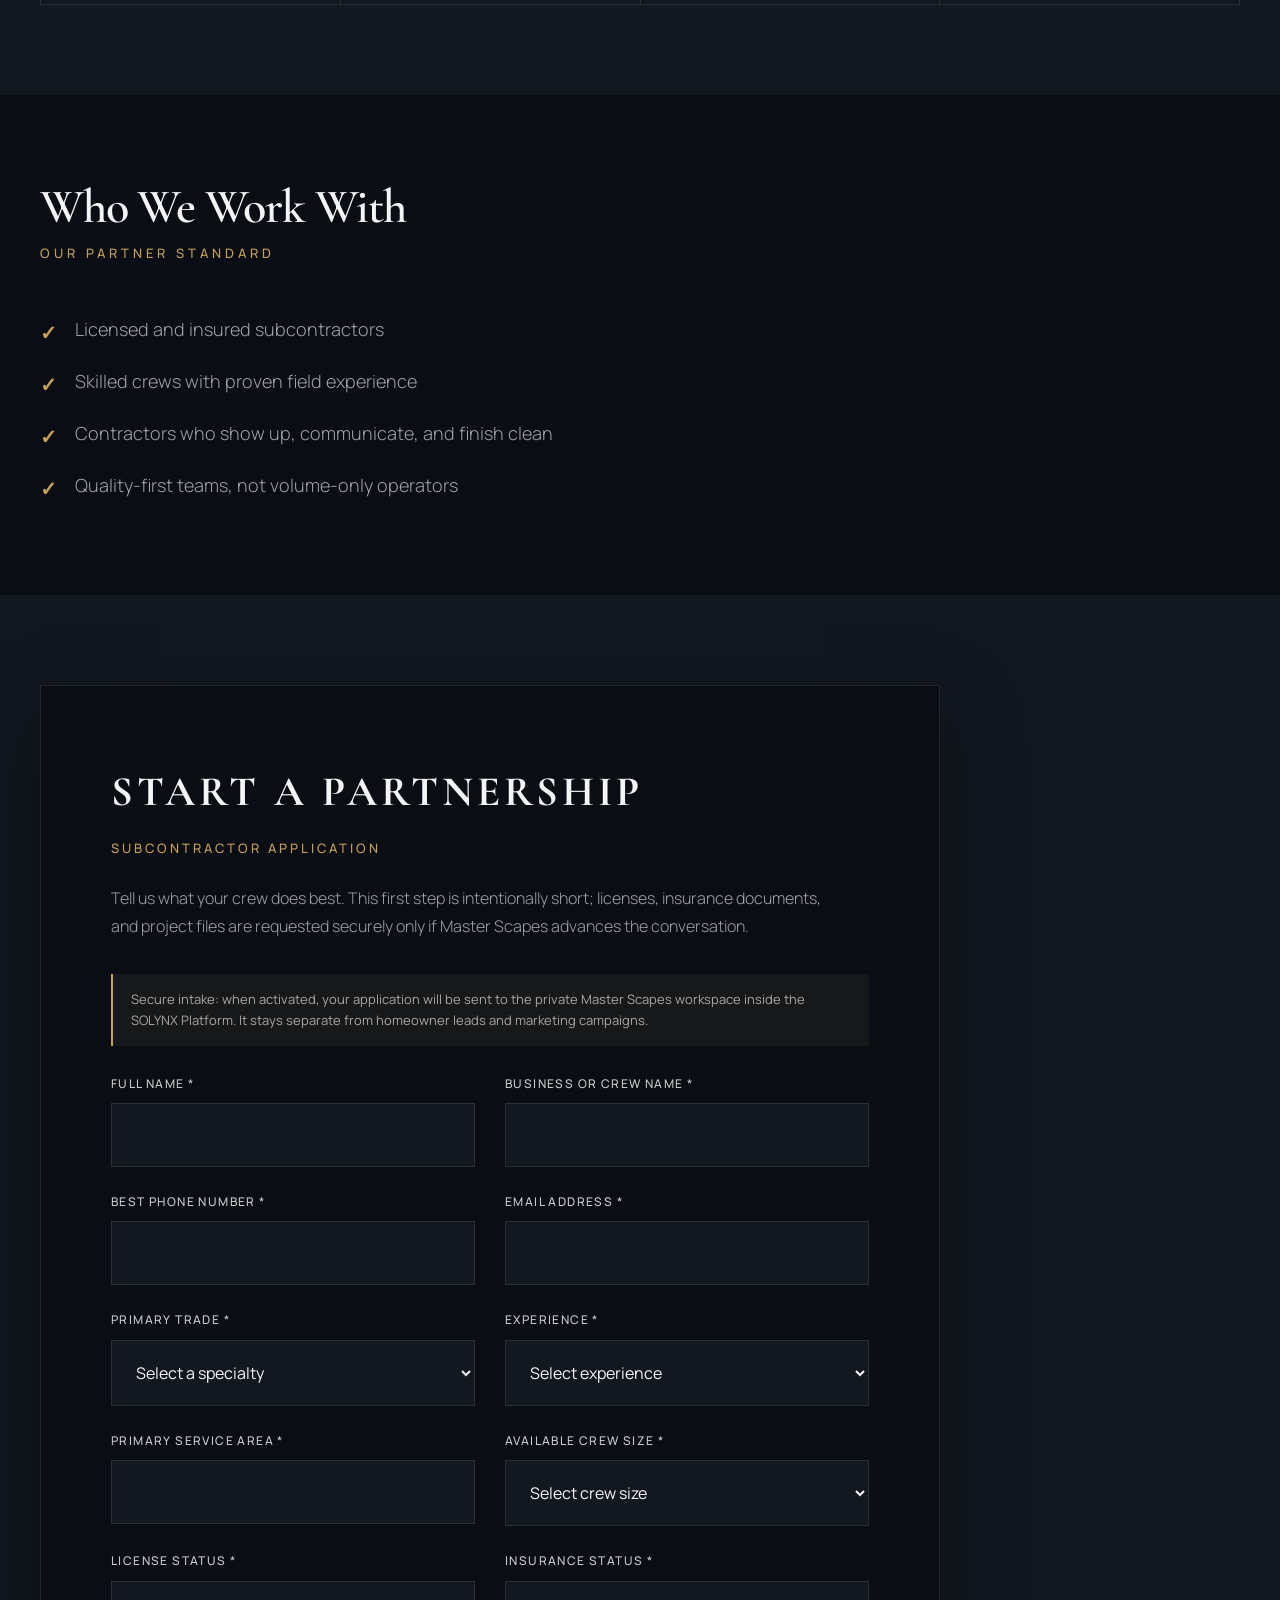
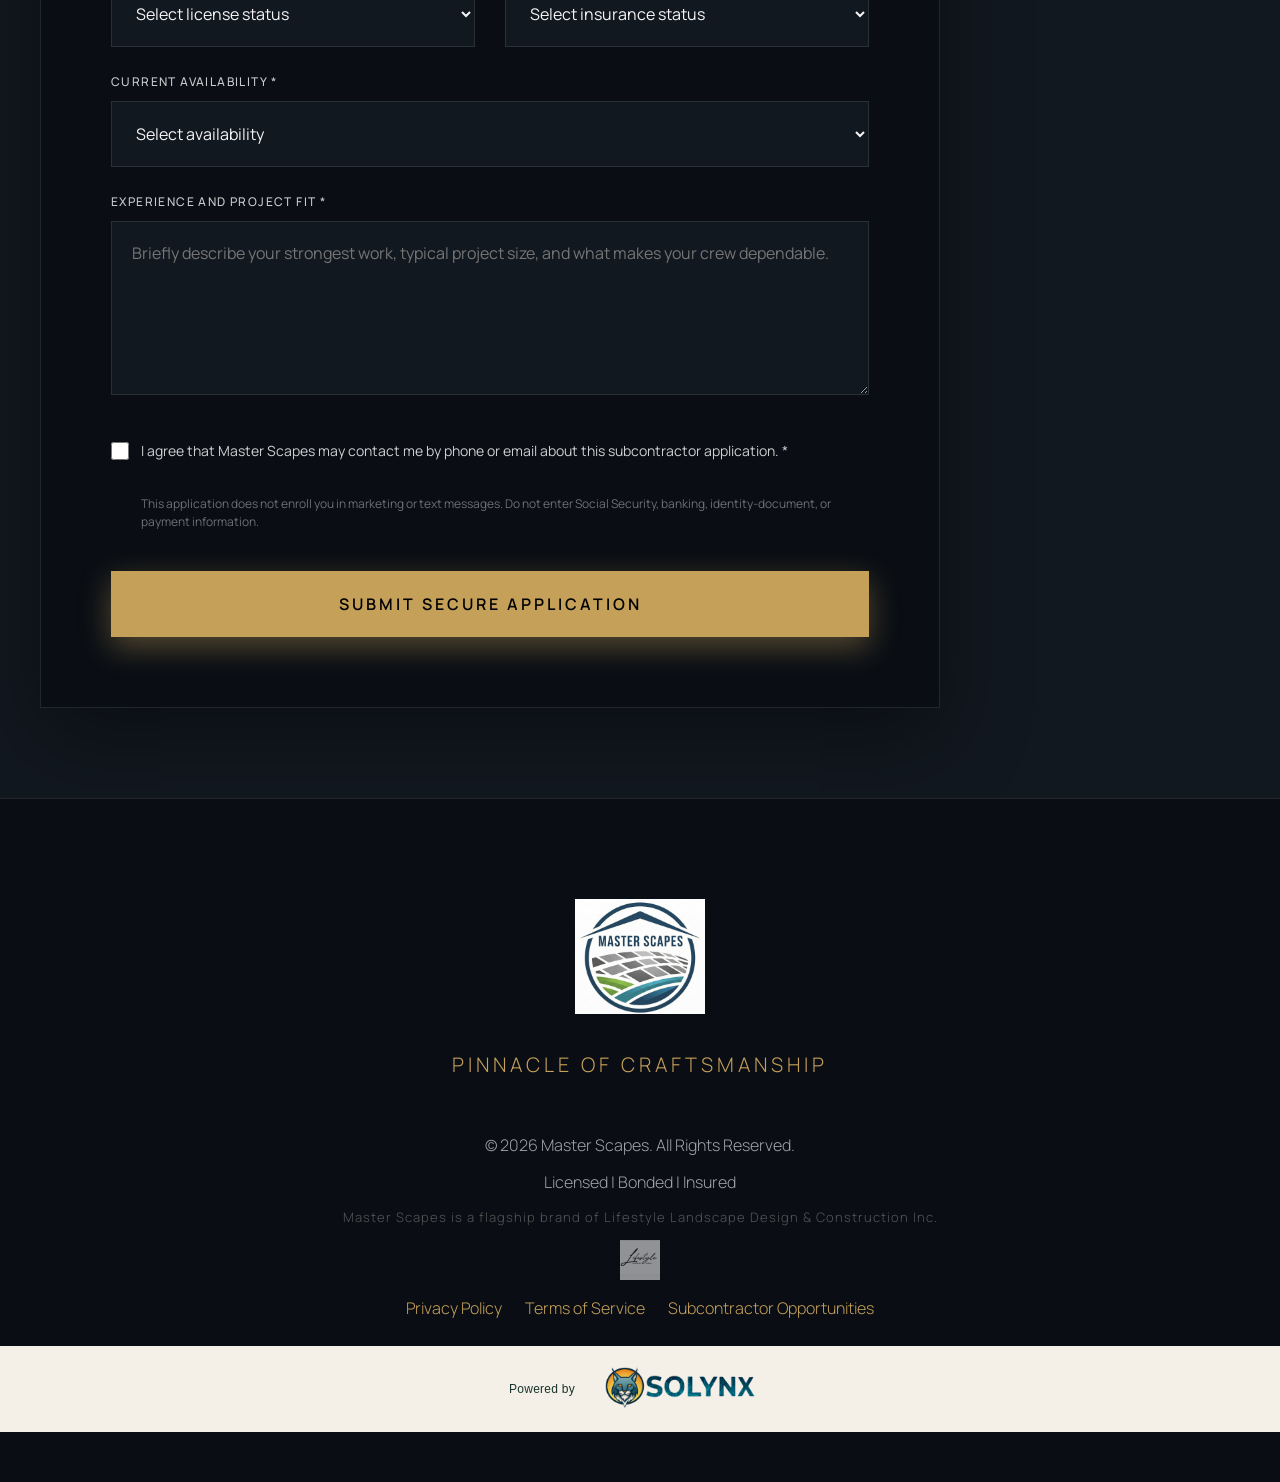
<file: careers.html>
<!DOCTYPE html>
<html lang="en">

<head>
    <meta charset="UTF-8">
    <meta name="viewport" content="width=device-width, initial-scale=1.0">
    <meta name="description"
        content="Partner with Master Scapes as a subcontractor. We work with licensed, insured crews for hardscapes, pavers, outdoor living, retaining walls, irrigation, lighting, and related trades in Central California.">
    <meta name="keywords"
        content="subcontractor opportunities Central California, hardscape subcontractor, paver subcontractor, outdoor living subcontractor, Master Scapes careers">
    <meta name="author" content="Master Scapes">
    <meta property="og:title" content="Subcontractor Opportunities | Master Scapes">
    <meta property="og:description"
        content="Join Master Scapes as a subcontractor. We partner with reliable, quality-first crews for hardscapes, outdoor living, and landscape construction.">
    <meta property="og:type" content="website">
    <title>Subcontractor Opportunities | Master Scapes</title>
    <link rel="canonical" href="https://www.masterscapes.pro/careers.html">
    <link rel="stylesheet" href="style.css">
    <link rel="icon" href="favicon.ico">
    <link rel="icon" type="image/png" sizes="32x32" href="favicon-32x32.png">
    <link rel="icon" type="image/png" sizes="16x16" href="favicon-16x16.png">
    <link rel="apple-touch-icon" href="apple-touch-icon.png">
    <link href="https://fonts.googleapis.com/css2?family=Cormorant+Garamond:ital,wght@0,500;0,600;1,500&family=Manrope:wght@400;500;600;700&display=swap"
        rel="stylesheet">
    <style>
        /* ── Careers Page Styles ── */
        .careers-hero {
            padding: 160px 0 100px;
            background:
                linear-gradient(135deg, rgba(10, 14, 20, 0.92), rgba(18, 24, 32, 0.88)),
                url('images/UltimateBackyardPage_Function-scaled-1920x1280.webp');
            background-size: cover;
            background-position: center;
            background-attachment: fixed;
            text-align: center;
            position: relative;
            overflow: hidden;
        }

        .careers-hero::before {
            content: '';
            position: absolute;
            bottom: 0;
            left: 0;
            width: 100%;
            height: 150px;
            background: linear-gradient(to top, var(--primary-dark), transparent);
        }

        .careers-hero-badge {
            display: inline-block;
            background: rgba(197, 160, 89, 0.12);
            border: 1px solid var(--accent-gold);
            color: var(--accent-gold);
            font-size: 13px;
            letter-spacing: 4px;
            text-transform: uppercase;
            padding: 10px 28px;
            margin-bottom: 30px;
            font-weight: 500;
        }

        .careers-hero h1 {
            font-size: clamp(42px, 8vw, 90px);
            font-weight: 700;
            letter-spacing: 6px;
            text-transform: uppercase;
            color: var(--text-light);
            margin-bottom: 20px;
            background: linear-gradient(to bottom, #fff, #a1a1a6);
            -webkit-background-clip: text;
            background-clip: text;
            -webkit-text-fill-color: transparent;
        }

        .careers-hero p {
            font-size: clamp(17px, 2.2vw, 22px);
            color: var(--text-gray);
            max-width: 700px;
            margin: 0 auto;
            font-weight: 300;
            line-height: 1.7;
        }

        /* ── Sections ── */
        .careers-section {
            padding: 90px 0;
        }

        .careers-section:nth-child(even) {
            background: var(--secondary-dark);
        }

        .careers-section:nth-child(odd) {
            background: var(--primary-dark);
        }

        .careers-section .section-title {
            text-align: left;
            font-size: clamp(28px, 4vw, 48px);
            margin-bottom: 12px;
        }

        .careers-section .section-accent {
            color: var(--accent-gold);
            font-size: 13px;
            letter-spacing: 4px;
            text-transform: uppercase;
            font-weight: 500;
            display: block;
            margin-bottom: 50px;
        }

        .careers-body-text {
            color: var(--text-gray);
            font-size: 18px;
            font-weight: 300;
            line-height: 1.9;
            max-width: 860px;
            margin-bottom: 20px;
        }

        /* ── Trades Grid ── */
        .trades-grid {
            display: grid;
            grid-template-columns: repeat(auto-fill, minmax(220px, 1fr));
            gap: 20px;
            margin-top: 30px;
        }

        .trade-chip {
            background: var(--primary-dark);
            border: 1px solid var(--glass-border);
            border-left: 3px solid var(--accent-gold);
            padding: 18px 22px;
            font-size: 15px;
            font-weight: 400;
            color: var(--text-gray);
            letter-spacing: 1px;
            transition: var(--transition);
        }

        .trade-chip:hover {
            border-color: var(--accent-gold);
            color: var(--text-light);
            transform: translateX(6px);
        }

        /* ── Who We Work With ── */
        .who-list {
            list-style: none;
            display: grid;
            gap: 18px;
            max-width: 700px;
        }

        .who-list li {
            display: flex;
            align-items: flex-start;
            gap: 18px;
            font-size: 18px;
            color: var(--text-gray);
            font-weight: 300;
            line-height: 1.6;
        }

        .who-list li::before {
            content: '✓';
            color: var(--accent-gold);
            font-size: 20px;
            font-weight: 700;
            flex-shrink: 0;
            margin-top: 2px;
        }

        /* ── Application Form ── */
        .careers-form-wrap {
            background: var(--primary-dark);
            border: 1px solid var(--glass-border);
            padding: 70px;
            box-shadow: 0 30px 80px rgba(0, 0, 0, 0.4);
            max-width: 900px;
        }

        .careers-form-wrap h2 {
            color: var(--text-light);
            font-size: clamp(26px, 4vw, 42px);
            letter-spacing: 4px;
            text-transform: uppercase;
            font-weight: 700;
            margin-bottom: 10px;
        }

        .careers-form-wrap .form-accent {
            color: var(--accent-gold);
            font-size: 13px;
            letter-spacing: 3px;
            text-transform: uppercase;
            font-weight: 500;
            display: block;
            margin-bottom: 50px;
        }

        .form-grid-2 {
            display: grid;
            grid-template-columns: 1fr 1fr;
            gap: 0 30px;
        }

        .careers-form input,
        .careers-form select,
        .careers-form textarea {
            width: 100%;
            padding: 20px;
            margin-bottom: 25px;
            border: 1px solid var(--glass-border);
            font-family: 'Manrope', Arial, sans-serif;
            font-size: 16px;
            transition: var(--transition);
            background: var(--secondary-dark);
            color: var(--text-light);
        }

        .form-field {
            display: flex;
            flex-direction: column;
            gap: 9px;
        }

        .form-field label {
            color: rgba(255, 255, 255, 0.78);
            font-size: 12px;
            font-weight: 500;
            letter-spacing: 1.4px;
            text-transform: uppercase;
        }

        .form-intro {
            max-width: 720px;
            margin: -25px 0 34px;
            color: var(--text-gray);
            font-size: 16px;
            font-weight: 300;
            line-height: 1.75;
        }

        .form-security {
            margin: 0 0 28px;
            padding: 15px 18px;
            border-left: 2px solid var(--accent-gold);
            background: rgba(197, 160, 89, 0.07);
            color: rgba(255, 255, 255, 0.62);
            font-size: 13px;
            line-height: 1.6;
        }

        .form-honeypot {
            position: absolute !important;
            width: 1px !important;
            height: 1px !important;
            overflow: hidden !important;
            clip: rect(0, 0, 0, 0) !important;
            white-space: nowrap !important;
        }

        .careers-form input:focus,
        .careers-form select:focus,
        .careers-form textarea:focus {
            outline: none;
            border-color: var(--accent-gold);
            background: #1a232e;
        }

        /* File Upload */
        .file-upload-wrap {
            position: relative;
            margin-bottom: 25px;
        }

        .file-upload-label {
            display: flex;
            align-items: center;
            gap: 16px;
            padding: 22px 24px;
            border: 2px dashed rgba(197, 160, 89, 0.35);
            cursor: pointer;
            transition: var(--transition);
            background: var(--secondary-dark);
        }

        .file-upload-label:hover {
            border-color: var(--accent-gold);
            background: #1a232e;
        }

        .file-upload-icon {
            font-size: 28px;
            flex-shrink: 0;
        }

        .file-upload-text strong {
            display: block;
            color: var(--text-light);
            font-size: 16px;
            font-weight: 500;
            letter-spacing: 1px;
            margin-bottom: 4px;
        }

        .file-upload-text span {
            color: var(--text-gray);
            font-size: 13px;
            font-weight: 300;
        }

        .careers-form input[type="file"] {
            position: absolute;
            width: 1px;
            height: 1px;
            opacity: 0;
            overflow: hidden;
            clip: rect(0, 0, 0, 0);
        }

        #fileNameDisplay {
            margin-top: -15px;
            margin-bottom: 25px;
            font-size: 13px;
            color: var(--accent-gold);
            font-weight: 300;
            letter-spacing: 1px;
            min-height: 18px;
        }

        /* Compliance Checkbox */
        .form-consent {
            margin: 20px 0 30px;
        }

        .form-consent label {
            display: flex;
            align-items: flex-start;
            gap: 12px;
            cursor: pointer;
            font-size: 14px;
            color: rgba(255, 255, 255, 0.8);
            line-height: 1.6;
        }

        .form-consent input[type="checkbox"] {
            width: 18px;
            height: 18px;
            margin-top: 2px;
            flex-shrink: 0;
            accent-color: var(--accent-gold);
        }

        .form-consent-note {
            font-size: 12px;
            color: rgba(255, 255, 255, 0.4);
            margin: 10px 0 0 30px;
            line-height: 1.5;
        }

        /* Submit full-width button */
        .careers-form .btn {
            width: 100%;
            margin-top: 10px;
        }

        .form-response {
            display: none;
            margin-top: 20px;
            padding: 20px;
            text-align: center;
            border-radius: 4px;
        }

        .form-response.is-visible {
            display: block;
        }

        .form-response.is-success {
            border: 1px solid rgba(125, 184, 120, 0.45);
            background: rgba(125, 184, 120, 0.1);
            color: #d9f0d7;
        }

        .form-response.is-error {
            border: 1px solid rgba(197, 160, 89, 0.5);
            background: rgba(197, 160, 89, 0.08);
            color: #f2e7cf;
        }

        /* ── Stats Row ── */
        .careers-stats {
            display: flex;
            gap: 0;
            border: 1px solid var(--glass-border);
            margin: 60px 0 0;
            overflow: hidden;
        }

        .careers-stat {
            flex: 1;
            text-align: center;
            padding: 40px 20px;
            border-right: 1px solid var(--glass-border);
        }

        .careers-stat:last-child {
            border-right: none;
        }

        .careers-stat strong {
            display: block;
            font-size: clamp(30px, 5vw, 52px);
            color: var(--accent-gold);
            font-weight: 700;
            letter-spacing: 2px;
            margin-bottom: 8px;
        }

        .careers-stat span {
            color: var(--text-gray);
            font-size: 14px;
            font-weight: 300;
            letter-spacing: 2px;
            text-transform: uppercase;
        }

        /* Responsive */
        @media (max-width: 768px) {
            .careers-form-wrap {
                padding: 40px 25px;
            }

            .form-grid-2 {
                grid-template-columns: 1fr;
                gap: 0;
            }

            .careers-stats {
                flex-direction: column;
            }

            .careers-stat {
                border-right: none;
                border-bottom: 1px solid var(--glass-border);
            }

            .careers-stat:last-child {
                border-bottom: none;
            }
        }
    </style>
</head>

<body>
    <div class="scroll-progress"></div>

    <!-- Header -->
    <header class="header scrolled">
        <nav class="navbar">
            <div class="container">
                <div class="nav-identity">
                    <a class="nav-brand" href="index.html" aria-label="Master Scapes home">
                        <span class="nav-emblem" aria-hidden="true">
                            <img src="images/masterscapes-logo.png" alt="" class="logo">
                        </span>
                        <span class="nav-wordmark">
                            <strong>Master Scapes</strong>
                            <small>Outdoor Living &middot; Central California</small>
                        </span>
                    </a>
                    <a class="nav-sales-contact" href="tel:+12098857098" aria-label="Call Master Scapes Sales at 209-885-7098">
                        <span>Sales</span><strong>209-885-7098</strong>
                    </a>
                </div>
                <ul class="nav-menu">
                    <li><a href="index.html#home" class="nav-link">Home</a></li>
                    <li><a href="index.html#services" class="nav-link">Services</a></li>
                    <li><a href="index.html#about" class="nav-link">About</a></li>
                    <li><a href="index.html#gallery" class="nav-link">Gallery</a></li>
                    <li><a href="projects.html" class="nav-link">Projects</a></li>
                    <li><a href="careers.html" class="nav-link active">Careers</a></li>
                    <li><a href="index.html#financing" class="nav-link">Financing</a></li>
                    <li><a href="index.html#contact" class="nav-link">Contact</a></li>
                </ul>
                <button class="mobile-toggle" aria-label="Toggle menu">
                    <span></span>
                    <span></span>
                    <span></span>
                </button>
            </div>
        </nav>
    </header>

    <!-- Hero -->
    <section class="careers-hero">
        <div class="container">
            <div class="careers-hero-badge">Now Accepting Applications</div>
            <h1>Partner With Master Scapes</h1>
            <p>We are looking for reliable subcontractors who take pride in quality work, clean job sites, and professional communication.</p>
        </div>
    </section>

    <!-- Opportunity Section -->
    <section class="careers-section">
        <div class="container">
            <h2 class="section-title">The Opportunity</h2>
            <span class="section-accent" style="text-align:left; display:block;">Join a premier hardscape team</span>

            <p class="careers-body-text">
                Master Scapes works with qualified subcontractors across all phases of luxury hardscape and landscape construction. Whether you specialize in a single trade or manage full crews, we're looking for partners who match our standard of craftsmanship and professionalism.
            </p>
            <p class="careers-body-text">
                We partner with subcontractors for the following scopes of work:
            </p>

            <div class="trades-grid">
                <div class="trade-chip">Hardscapes & Pavers</div>
                <div class="trade-chip">Outdoor Living Structures</div>
                <div class="trade-chip">Retaining Walls</div>
                <div class="trade-chip">Landscape Construction</div>
                <div class="trade-chip">Demo & Grading</div>
                <div class="trade-chip">Irrigation Systems</div>
                <div class="trade-chip">Landscape Lighting</div>
                <div class="trade-chip">Pool Deck Work</div>
                <div class="trade-chip">Concrete & Stonework</div>
                <div class="trade-chip">Related Trades</div>
            </div>

            <div class="careers-stats">
                <div class="careers-stat">
                    <strong>Quality</strong>
                    <span>First Standard</span>
                </div>
                <div class="careers-stat">
                    <strong>Central</strong>
                    <span>California Focus</span>
                </div>
                <div class="careers-stat">
                    <strong>Premium</strong>
                    <span>Project Base</span>
                </div>
                <div class="careers-stat">
                    <strong>Pro</strong>
                    <span>Communication</span>
                </div>
            </div>
        </div>
    </section>

    <!-- Who We Work With -->
    <section class="careers-section">
        <div class="container">
            <h2 class="section-title">Who We Work With</h2>
            <span class="section-accent" style="display:block; text-align:left;">Our partner standard</span>

            <ul class="who-list">
                <li>Licensed and insured subcontractors</li>
                <li>Skilled crews with proven field experience</li>
                <li>Contractors who show up, communicate, and finish clean</li>
                <li>Quality-first teams, not volume-only operators</li>
            </ul>
        </div>
    </section>

    <!-- Application Form -->
    <section class="careers-section" id="apply">
        <div class="container">
            <div class="careers-form-wrap">
                <h2>Start A Partnership</h2>
                <span class="form-accent">Subcontractor Application</span>
                <p class="form-intro">Tell us what your crew does best. This first step is intentionally short; licenses, insurance documents, and project files are requested securely only if Master Scapes advances the conversation.</p>
                <p class="form-security">Secure intake: when activated, your application will be sent to the private Master Scapes workspace inside the SOLYNX Platform. It stays separate from homeowner leads and marketing campaigns.</p>

                <form class="careers-form" id="contractorApplicationForm" data-delivery-state="controlled" novalidate>
                    <div class="form-grid-2">
                        <div class="form-field">
                            <label for="appName">Full name *</label>
                            <input type="text" name="name" autocomplete="name" required maxlength="120" id="appName">
                        </div>
                        <div class="form-field">
                            <label for="appBusiness">Business or crew name *</label>
                            <input type="text" name="businessName" autocomplete="organization" required maxlength="140" id="appBusiness">
                        </div>
                    </div>

                    <div class="form-grid-2">
                        <div class="form-field">
                            <label for="appPhone">Best phone number *</label>
                            <input type="tel" name="phone" autocomplete="tel" required maxlength="40" id="appPhone">
                        </div>
                        <div class="form-field">
                            <label for="appEmail">Email address *</label>
                            <input type="email" name="email" autocomplete="email" required maxlength="254" id="appEmail">
                        </div>
                    </div>

                    <div class="form-grid-2">
                        <div class="form-field">
                            <label for="appTrade">Primary trade *</label>
                            <select name="trade" required id="appTrade">
                                <option value="">Select a specialty</option>
                                <option value="hardscape-pavers">Hardscapes &amp; Pavers</option>
                                <option value="outdoor-living">Outdoor Living Structures</option>
                                <option value="retaining-walls">Retaining Walls</option>
                                <option value="landscape-construction">Landscape Construction</option>
                                <option value="demo-grading">Demo &amp; Grading</option>
                                <option value="irrigation">Irrigation Systems</option>
                                <option value="lighting">Landscape Lighting</option>
                                <option value="pool-deck">Pool Deck Work</option>
                                <option value="concrete-stone">Concrete &amp; Stonework</option>
                                <option value="multiple">Multiple Trades</option>
                                <option value="other">Other</option>
                            </select>
                        </div>
                        <div class="form-field">
                            <label for="appExperience">Experience *</label>
                            <select name="experience" required id="appExperience">
                                <option value="">Select experience</option>
                                <option value="1-2">1–2 years</option>
                                <option value="3-5">3–5 years</option>
                                <option value="6-10">6–10 years</option>
                                <option value="10-plus">10+ years</option>
                            </select>
                        </div>
                    </div>

                    <div class="form-grid-2">
                        <div class="form-field">
                            <label for="appServiceArea">Primary service area *</label>
                            <input type="text" name="serviceArea" autocomplete="address-level2" required maxlength="120" id="appServiceArea">
                        </div>
                        <div class="form-field">
                            <label for="appCrewSize">Available crew size *</label>
                            <select name="crewSize" required id="appCrewSize">
                                <option value="">Select crew size</option>
                                <option value="solo">Owner / solo operator</option>
                                <option value="2-4">2–4 people</option>
                                <option value="5-9">5–9 people</option>
                                <option value="10-plus">10+ people</option>
                            </select>
                        </div>
                    </div>

                    <div class="form-grid-2">
                        <div class="form-field">
                            <label for="appLicense">License status *</label>
                            <select name="licenseStatus" required id="appLicense">
                                <option value="">Select license status</option>
                                <option value="active">Active contractor license</option>
                                <option value="not-required">Not required for my trade</option>
                                <option value="in-progress">Application in progress</option>
                                <option value="none">Not currently licensed</option>
                            </select>
                        </div>
                        <div class="form-field">
                            <label for="appInsurance">Insurance status *</label>
                            <select name="insuranceStatus" required id="appInsurance">
                                <option value="">Select insurance status</option>
                                <option value="fully-insured">General liability &amp; workers' compensation</option>
                                <option value="general-liability">General liability only</option>
                                <option value="in-progress">Coverage in progress</option>
                                <option value="none">Not currently insured</option>
                            </select>
                        </div>
                    </div>

                    <div class="form-field">
                        <label for="appAvailability">Current availability *</label>
                        <select name="availability" required id="appAvailability">
                            <option value="">Select availability</option>
                            <option value="immediate">Available now</option>
                            <option value="within-30-days">Within 30 days</option>
                            <option value="within-60-days">Within 60 days</option>
                            <option value="future">Future projects only</option>
                        </select>
                    </div>

                    <div class="form-field">
                        <label for="appMessage">Experience and project fit *</label>
                        <textarea name="message" rows="6" required maxlength="2000" id="appMessage" placeholder="Briefly describe your strongest work, typical project size, and what makes your crew dependable."></textarea>
                    </div>

                    <div class="form-honeypot" aria-hidden="true">
                        <label for="appWebsite">Leave this field blank</label>
                        <input type="text" name="website" id="appWebsite" tabindex="-1" autocomplete="off">
                    </div>

                    <div class="form-consent">
                        <label>
                            <input type="checkbox" name="consent" id="contractorConsent" required>
                            <span>I agree that Master Scapes may contact me by phone or email about this subcontractor application. *</span>
                        </label>
                        <p class="form-consent-note">This application does not enroll you in marketing or text messages. Do not enter Social Security, banking, identity-document, or payment information.</p>
                    </div>

                    <button type="submit" class="btn btn-primary" id="appSubmitBtn">Submit Secure Application</button>
                    <div class="form-response" id="appFormResponse" role="status" aria-live="polite"></div>
                </form>
            </div>
        </div>
    </section>

    <!-- Footer -->
    <footer class="footer">
        <div class="container">
            <div class="footer-content">
                <div class="footer-brand">
                    <img src="images/masterscapes-logo.svg" alt="Master Scapes Luxury Hardscape Contractor" class="footer-logo">
                    <p class="footer-tagline">Pinnacle of Craftsmanship</p>
                </div>
                <div class="footer-info">
                    <p>&copy; 2026 Master Scapes. All Rights Reserved.</p>
                    <p>Licensed | Bonded | Insured</p>
                    <p style="font-size:13px; color:#555; margin-top:10px; font-weight:300; letter-spacing:1px;">Master
                        Scapes is a flagship brand of Lifestyle Landscape Design &amp; Construction Inc.</p>
                    <img src="images/lifestyle-logo.png" alt="Lifestyle Landscape Design"
                        class="lifestyle-logo">
                    <p style="margin-top: 15px;">
                        <a href="privacy.html"
                            style="color: var(--accent-gold); text-decoration: none; margin-right: 20px;">Privacy Policy</a>
                        <a href="terms.html" style="color: var(--accent-gold); text-decoration: none; margin-right: 20px;">Terms of Service</a>
                        <a href="careers.html" style="color: var(--accent-gold); text-decoration: none;">Subcontractor Opportunities</a>
                    </p>
                </div>
            </div>
        </div>
    <a class="solynx-credit" href="https://solynx.solutions" target="_blank" rel="noopener noreferrer" aria-label="Powered by SOLYNX - website design and development"><span>Powered by</span><img src="/images/solynx-logo.png" alt="SOLYNX" width="184" height="54" loading="lazy"></a>
</footer>

    <script src="script.js"></script>
    <script>
        // Mobile toggle
        const toggle = document.querySelector('.mobile-toggle');
        const navMenu = document.querySelector('.nav-menu');
        if (toggle && navMenu) {
            toggle.addEventListener('click', () => {
                toggle.classList.toggle('active');
                navMenu.classList.toggle('active');
            });
        }

        const contractorForm = document.getElementById('contractorApplicationForm');
        if (contractorForm) {
            const submitButton = document.getElementById('appSubmitBtn');
            const responseBox = document.getElementById('appFormResponse');
            const submissionId = crypto.randomUUID
                ? crypto.randomUUID()
                : `ms-${Date.now()}-${Math.random().toString(16).slice(2)}`;

            const showResponse = (message, kind) => {
                responseBox.textContent = message;
                responseBox.className = `form-response is-visible is-${kind}`;
            };

            contractorForm.addEventListener('submit', async (event) => {
                event.preventDefault();
                responseBox.className = 'form-response';
                if (!contractorForm.reportValidity()) return;

                const data = new FormData(contractorForm);
                const payload = Object.fromEntries(data.entries());
                payload.consent = data.get('consent') === 'on';
                payload.submissionId = submissionId;
                payload.source = 'masterscapes-careers';
                payload.sourcePage = window.location.pathname;

                submitButton.disabled = true;
                submitButton.textContent = 'Sending securely…';
                try {
                    const response = await fetch('/api/subcontractor-interest', {
                        method: 'POST',
                        headers: { 'content-type': 'application/json' },
                        body: JSON.stringify(payload),
                    });
                    const result = await response.json().catch(() => ({}));
                    if (!response.ok || result.accepted !== true) throw new Error(result.code || 'not_accepted');

                    contractorForm.reset();
                    showResponse('Application received. Master Scapes will review your information and contact qualified partners directly.', 'success');
                } catch {
                    showResponse('Your information was not saved. The secure application connection is being finalized. Please call Sales at 209-885-7098 for immediate assistance.', 'error');
                } finally {
                    submitButton.disabled = false;
                    submitButton.textContent = 'Submit Secure Application';
                }
            });
        }
    </script>
</body>

</html>
</file>
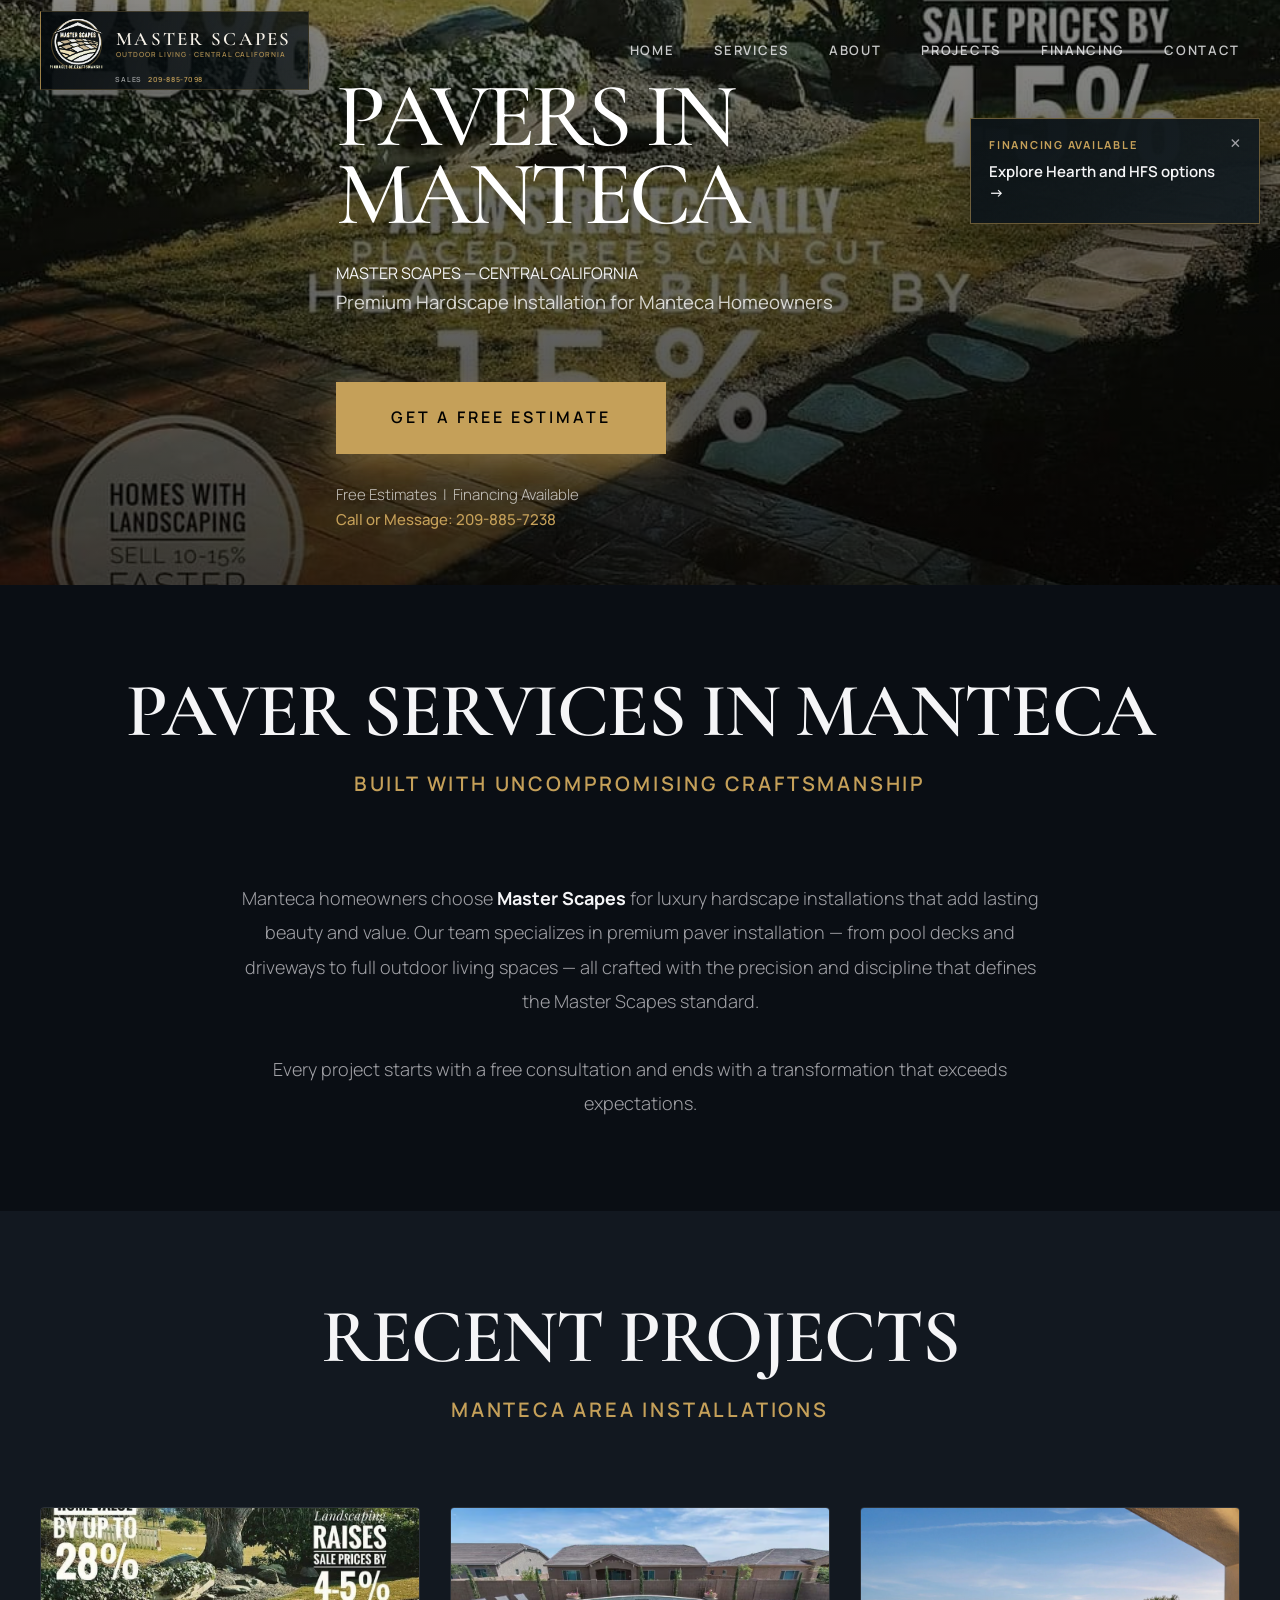
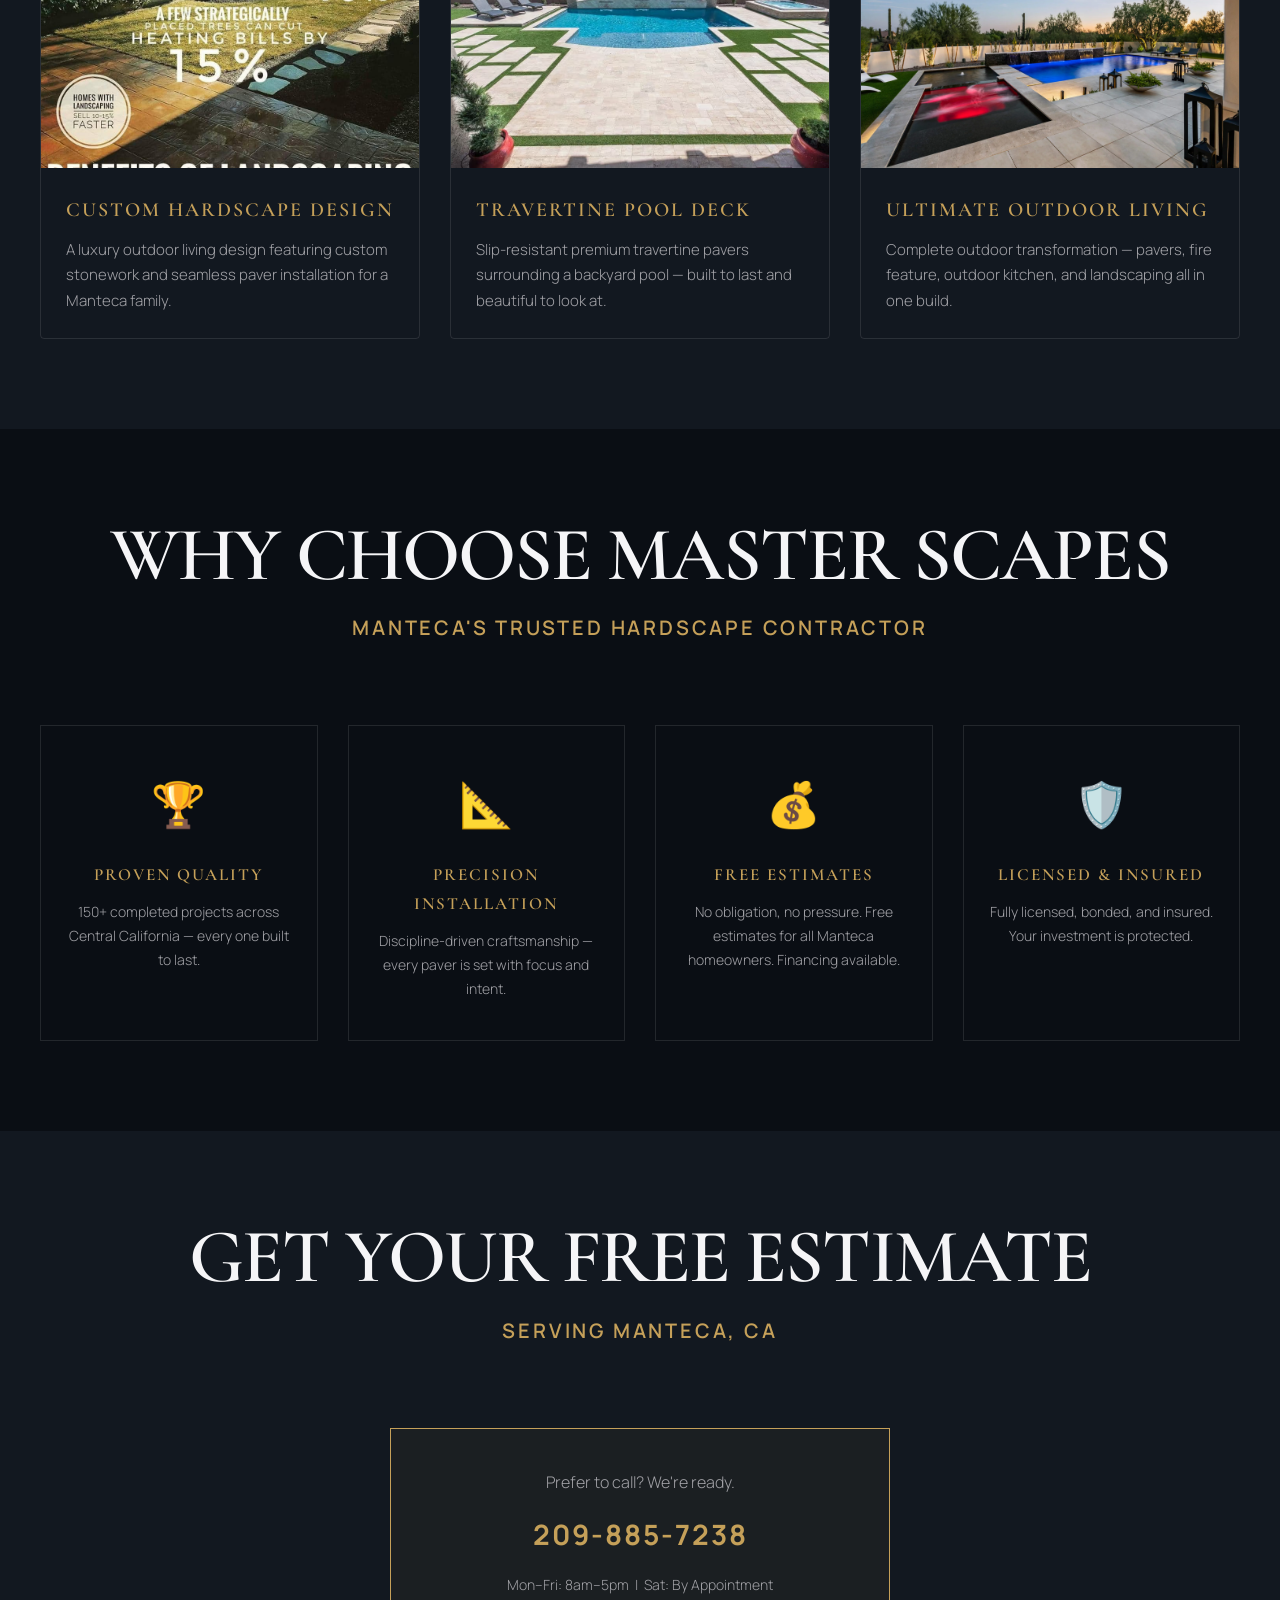
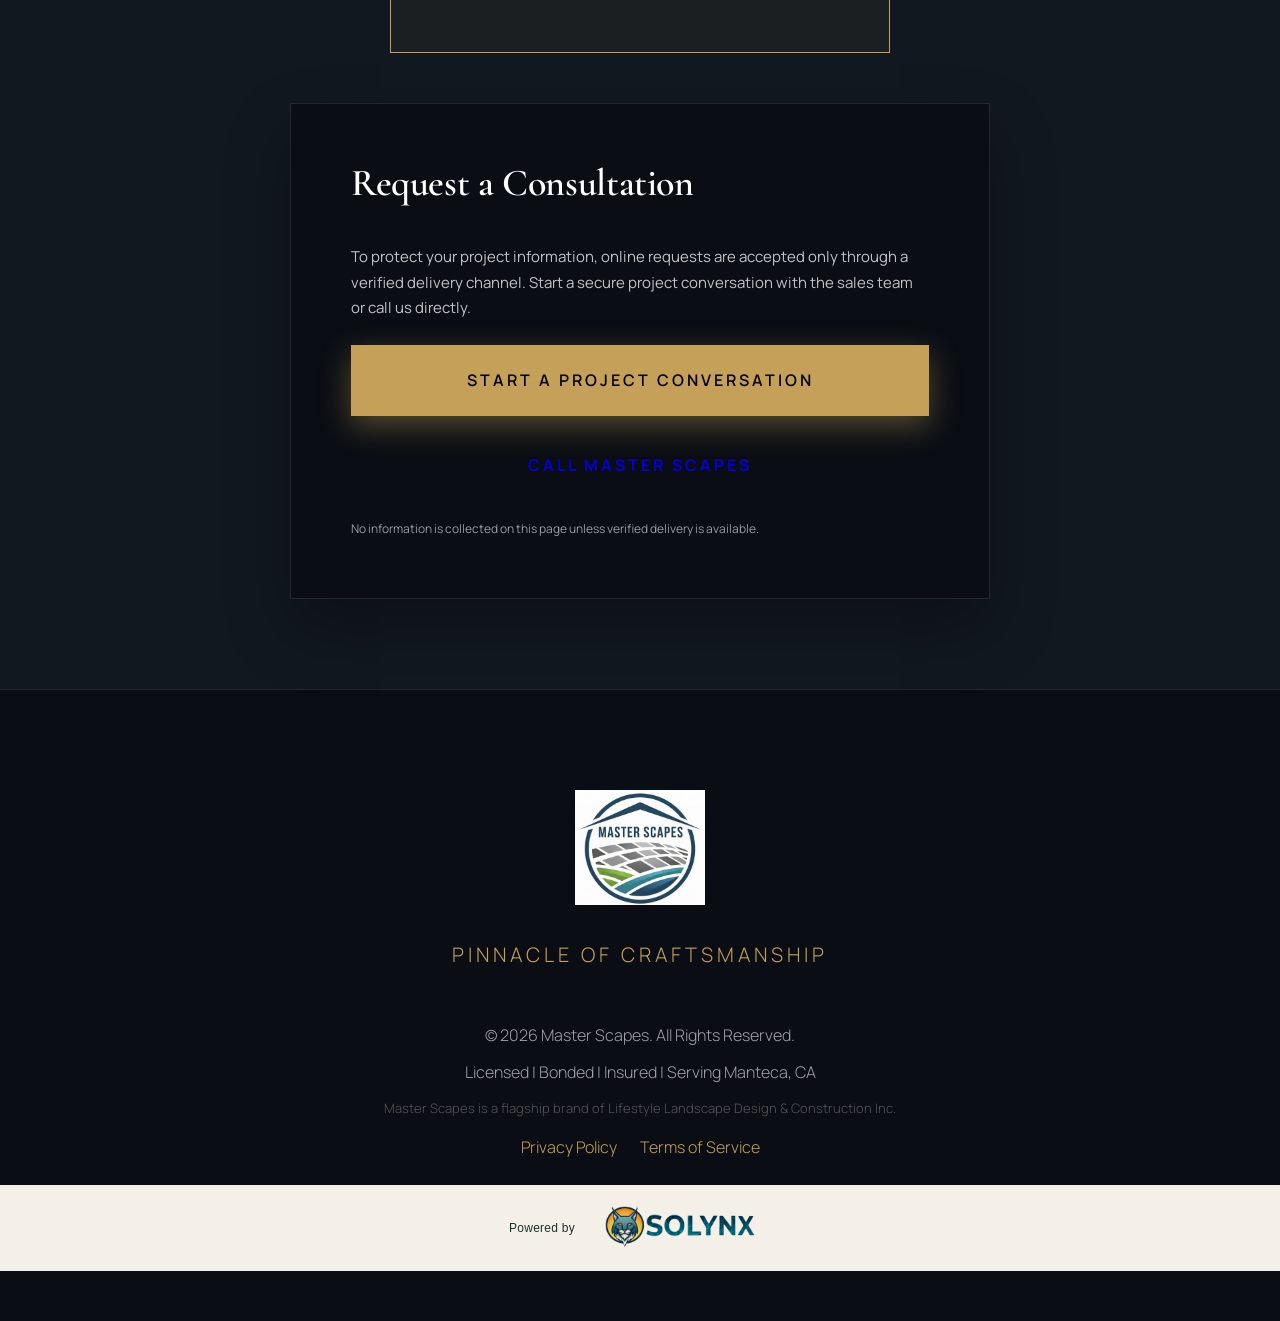
<file: pavers-manteca.html>
<!DOCTYPE html>
<html lang="en">

<head>
    <meta charset="UTF-8">
    <meta name="viewport" content="width=device-width, initial-scale=1.0">
    <meta name="description"
        content="Master Scapes installs premium pavers in Manteca, CA — driveways, patios, pool decks, and outdoor living spaces. Free estimates. Call 209-885-7238.">
    <meta name="keywords"
        content="pavers Manteca CA, patio contractor Manteca, driveway pavers Manteca, pool deck pavers Manteca, hardscape contractor Manteca">
    <meta property="og:title" content="Paver Installation in Manteca CA | Master Scapes">
    <meta property="og:description"
        content="Premium hardscape contractor serving Manteca, CA. Pavers, outdoor living, retaining walls. Free estimates — call 209-885-7238.">
    <meta property="og:type" content="website">
    <title>Paver Installation Manteca CA | Master Scapes</title>
    <link rel="canonical" href="https://www.masterscapes.pro/pavers-manteca.html">
    <link rel="stylesheet" href="style.css">
    <link rel="icon" href="favicon.ico">
    <link rel="icon" type="image/png" sizes="32x32" href="favicon-32x32.png">
    <link rel="icon" type="image/png" sizes="16x16" href="favicon-16x16.png">
    <link rel="apple-touch-icon" href="apple-touch-icon.png">
    <link href="https://fonts.googleapis.com/css2?family=Cormorant+Garamond:ital,wght@0,500;0,600;1,500&family=Manrope:wght@400;500;600;700&display=swap"
        rel="stylesheet">
    <script type="application/ld+json">
    {
      "@context": "https://schema.org",
      "@type": "HomeAndConstructionBusiness",
      "name": "Master Scapes",
      "alternateName": "Lifestyle Landscape Design & Construction Inc",
      "telephone": "+12098857238",
      "email": "info@masterscapes.pro",
      "url": "https://masterscapes.pro",
      "areaServed": { "@type": "City", "name": "Manteca", "addressRegion": "CA" }
    }
    </script>
    <style>
        .lp-hero {
            height: 65vh;
            min-height: 520px;
            background: linear-gradient(rgba(0, 0, 0, 0.45), rgba(0, 0, 0, 0.75)),
                url('images/476790760_615844884526223_7264637262798902124_n.jpg') center/cover no-repeat;
            display: flex;
            align-items: center;
            justify-content: center;
            text-align: center;
            padding-top: var(--nav-height);
        }

        .lp-section {
            padding: 90px 0;
            background: var(--primary-dark);
        }

        .lp-section.alt {
            background: var(--secondary-dark);
        }

        .lp-grid {
            display: grid;
            grid-template-columns: repeat(auto-fit, minmax(280px, 1fr));
            gap: 30px;
            margin-top: 50px;
        }

        .lp-card {
            overflow: hidden;
            border: 1px solid var(--glass-border);
            border-radius: 4px;
            transition: var(--transition);
        }

        .lp-card:hover {
            border-color: var(--accent-gold);
            transform: translateY(-6px);
        }

        .lp-card img {
            width: 100%;
            height: 260px;
            object-fit: cover;
            display: block;
        }

        .lp-card-body {
            padding: 25px;
        }

        .lp-card-body h3 {
            color: var(--accent-gold);
            font-size: 20px;
            letter-spacing: 2px;
            text-transform: uppercase;
            margin-bottom: 10px;
        }

        .lp-card-body p {
            color: var(--text-gray);
            font-size: 15px;
            font-weight: 300;
            line-height: 1.7;
        }

        .why-grid {
            display: grid;
            grid-template-columns: repeat(auto-fit, minmax(220px, 1fr));
            gap: 30px;
            margin-top: 50px;
        }

        .why-item {
            text-align: center;
            padding: 40px 25px;
            border: 1px solid var(--glass-border);
            transition: var(--transition);
        }

        .why-item:hover {
            border-color: var(--accent-gold);
        }

        .why-icon {
            font-size: 44px;
            margin-bottom: 20px;
        }

        .why-item h3 {
            color: var(--accent-gold);
            font-size: 17px;
            letter-spacing: 2px;
            text-transform: uppercase;
            margin-bottom: 10px;
        }

        .why-item p {
            color: var(--text-gray);
            font-size: 14px;
            font-weight: 300;
            line-height: 1.7;
        }

        .lp-contact {
            background: var(--secondary-dark);
            padding: 90px 0;
        }

        .lp-phone-cta {
            text-align: center;
            margin: 0 auto 50px;
            max-width: 500px;
            padding: 40px;
            border: 1px solid var(--accent-gold);
            background: rgba(197, 160, 89, 0.05);
        }

        .lp-phone-cta p {
            color: var(--text-gray);
            margin-bottom: 15px;
            font-size: 16px;
            font-weight: 300;
        }

        .lp-phone-cta a {
            color: var(--accent-gold);
            font-size: 28px;
            font-weight: 700;
            text-decoration: none;
            letter-spacing: 2px;
        }
    </style>
</head>

<body>
    <header class="header">
        <nav class="navbar">
            <div class="container">
                <div class="nav-identity">
                    <a class="nav-brand" href="index.html" aria-label="Master Scapes home">
                        <span class="nav-emblem" aria-hidden="true"><img src="images/masterscapes-logo.png" alt="" class="logo"></span>
                        <span class="nav-wordmark"><strong>Master Scapes</strong><small>Outdoor Living &middot; Central California</small></span>
                    </a>
                    <a class="nav-sales-contact" href="tel:+12098857098" aria-label="Call Master Scapes Sales at 209-885-7098"><span>Sales</span><strong>209-885-7098</strong></a>
                </div>
                <ul class="nav-menu">
                    <li><a href="index.html" class="nav-link">Home</a></li>
                    <li><a href="index.html#services" class="nav-link">Services</a></li>
                    <li><a href="index.html#about" class="nav-link">About</a></li>
                    <li><a href="projects.html" class="nav-link">Projects</a></li>
                    <li><a href="index.html#financing" class="nav-link">Financing</a></li>
                    <li><a href="index.html#contact" class="nav-link">Contact</a></li>
                </ul>
                <button class="mobile-toggle" aria-label="Toggle menu"><span></span><span></span><span></span></button>
            </div>
        </nav>
    </header>

    <!-- Hero -->
    <section class="lp-hero">
        <div class="hero-content">
            <h1 class="hero-title">PAVERS IN MANTECA</h1>
            <p class="hero-tagline">MASTER SCAPES — CENTRAL CALIFORNIA</p>
            <p class="hero-subtitle">Premium Hardscape Installation for Manteca Homeowners</p>
            <a href="#lp-contact" class="btn btn-primary" style="margin-top:30px;">GET A FREE ESTIMATE</a>
            <p style="margin-top:20px; font-size:15px; color:rgba(255,255,255,0.7); font-weight:300;">
                Free Estimates &nbsp;|&nbsp; Financing Available<br>
                <a href="tel:+12098857238" style="color:var(--accent-gold); text-decoration:none; font-weight:500;">Call
                    or Message: 209-885-7238</a>
            </p>
        </div>
    </section>

    <!-- Service Description -->
    <section class="lp-section">
        <div class="container">
            <h2 class="section-title">PAVER SERVICES IN MANTECA</h2>
            <p class="section-subtitle">BUILT WITH UNCOMPROMISING CRAFTSMANSHIP</p>
            <div style="max-width:800px; margin:0 auto; text-align:center;">
                <p style="color:var(--text-gray); font-size:18px; font-weight:300; line-height:1.9;">
                    Manteca homeowners choose <strong style="color:var(--text-light);">Master Scapes</strong> for luxury
                    hardscape installations that add lasting beauty and value.
                    Our team specializes in premium paver installation — from pool decks and driveways to full outdoor
                    living spaces —
                    all crafted with the precision and discipline that defines the Master Scapes standard.<br><br>
                    Every project starts with a free consultation and ends with a transformation that exceeds
                    expectations.
                </p>
            </div>
        </div>
    </section>

    <!-- Project Gallery -->
    <section class="lp-section alt">
        <div class="container">
            <h2 class="section-title">RECENT PROJECTS</h2>
            <p class="section-subtitle">MANTECA AREA INSTALLATIONS</p>
            <div class="lp-grid">
                <div class="lp-card">
                    <img src="images/476790760_615844884526223_7264637262798902124_n.jpg"
                        alt="Custom Hardscape Manteca">
                    <div class="lp-card-body">
                        <h3>Custom Hardscape Design</h3>
                        <p>A luxury outdoor living design featuring custom stonework and seamless paver installation for
                            a Manteca family.</p>
                    </div>
                </div>
                <div class="lp-card">
                    <img src="images/Travertine-Pavers-1024x683.avif" alt="Travertine Pavers Manteca">
                    <div class="lp-card-body">
                        <h3>Travertine Pool Deck</h3>
                        <p>Slip-resistant premium travertine pavers surrounding a backyard pool — built to last and
                            beautiful to look at.</p>
                    </div>
                </div>
                <div class="lp-card">
                    <img src="images/UltimateBackyardPage_Function-scaled-1920x1280.webp" alt="Outdoor Living Manteca">
                    <div class="lp-card-body">
                        <h3>Ultimate Outdoor Living</h3>
                        <p>Complete outdoor transformation — pavers, fire feature, outdoor kitchen, and landscaping all
                            in one build.</p>
                    </div>
                </div>
            </div>
        </div>
    </section>

    <!-- Why Choose Master Scapes -->
    <section class="lp-section">
        <div class="container">
            <h2 class="section-title">WHY CHOOSE MASTER SCAPES</h2>
            <p class="section-subtitle">MANTECA'S TRUSTED HARDSCAPE CONTRACTOR</p>
            <div class="why-grid">
                <div class="why-item">
                    <div class="why-icon">🏆</div>
                    <h3>Proven Quality</h3>
                    <p>150+ completed projects across Central California — every one built to last.</p>
                </div>
                <div class="why-item">
                    <div class="why-icon">📐</div>
                    <h3>Precision Installation</h3>
                    <p>Discipline-driven craftsmanship — every paver is set with focus and intent.</p>
                </div>
                <div class="why-item">
                    <div class="why-icon">💰</div>
                    <h3>Free Estimates</h3>
                    <p>No obligation, no pressure. Free estimates for all Manteca homeowners. Financing available.</p>
                </div>
                <div class="why-item">
                    <div class="why-icon">🛡️</div>
                    <h3>Licensed &amp; Insured</h3>
                    <p>Fully licensed, bonded, and insured. Your investment is protected.</p>
                </div>
            </div>
        </div>
    </section>

    <!-- Contact Form -->
    <section class="lp-contact" id="lp-contact">
        <div class="container">
            <h2 class="section-title">GET YOUR FREE ESTIMATE</h2>
            <p class="section-subtitle">SERVING MANTECA, CA</p>
            <div class="lp-phone-cta">
                <p>Prefer to call? We're ready.</p>
                <a href="tel:+12098857238">209-885-7238</a>
                <p style="margin-top:15px; font-size:14px;">Mon–Fri: 8am–5pm &nbsp;|&nbsp; Sat: By Appointment</p>
            </div>
            <section class="contact-form" aria-labelledby="manteca-consultation-heading"
                data-delivery-state="secure-channel-required" style="max-width:700px; margin:0 auto;">
                <h3 id="manteca-consultation-heading">Request a Consultation</h3>
                <p style="color:rgba(255,255,255,0.75); font-size:15px; line-height:1.7; margin-bottom:24px;">
                    To protect your project information, online requests are accepted only through a verified delivery
                    channel. Start a secure project conversation with the sales team or call us directly.
                </p>
                <a href="/sales" class="btn btn-primary" style="display:block; text-align:center;">
                    Start a Project Conversation
                </a>
                <a href="tel:+12098857238" class="btn btn-secondary"
                    style="display:block; text-align:center; margin-top:14px;">Call Master Scapes</a>
                <p style="font-size:12px; color:rgba(255,255,255,0.58); margin-top:18px; line-height:1.6;">
                    No information is collected on this page unless verified delivery is available.
                </p>
            </section>
        </div>
    </section>

    <footer class="footer">
        <div class="container">
            <div class="footer-content">
                <div class="footer-brand">
                    <img src="images/masterscapes-logo.svg" alt="Master Scapes Luxury Hardscape Contractor" class="footer-logo">
                    <p class="footer-tagline">Pinnacle of Craftsmanship</p>
                </div>
                <div class="footer-info">
                    <p>&copy; 2026 Master Scapes. All Rights Reserved.</p>
                    <p>Licensed | Bonded | Insured | Serving Manteca, CA</p>
                    <p style="font-size:13px; color:#555; margin-top:10px; font-weight:300;">Master Scapes is a flagship
                        brand of Lifestyle Landscape Design &amp; Construction Inc.</p>
                    <p style="margin-top:15px;">
                        <a href="privacy.html"
                            style="color:var(--accent-gold); text-decoration:none; margin-right:20px;">Privacy
                            Policy</a>
                        <a href="terms.html" style="color:var(--accent-gold); text-decoration:none;">Terms of
                            Service</a>
                    </p>
                </div>
            </div>
        </div>
    <a class="solynx-credit" href="https://solynx.solutions" target="_blank" rel="noopener noreferrer" aria-label="Powered by SOLYNX - website design and development"><span>Powered by</span><img src="/images/solynx-logo.png" alt="SOLYNX" width="184" height="54" loading="lazy"></a>
</footer>
    <script src="script.js"></script>
</body>

</html>
</file>
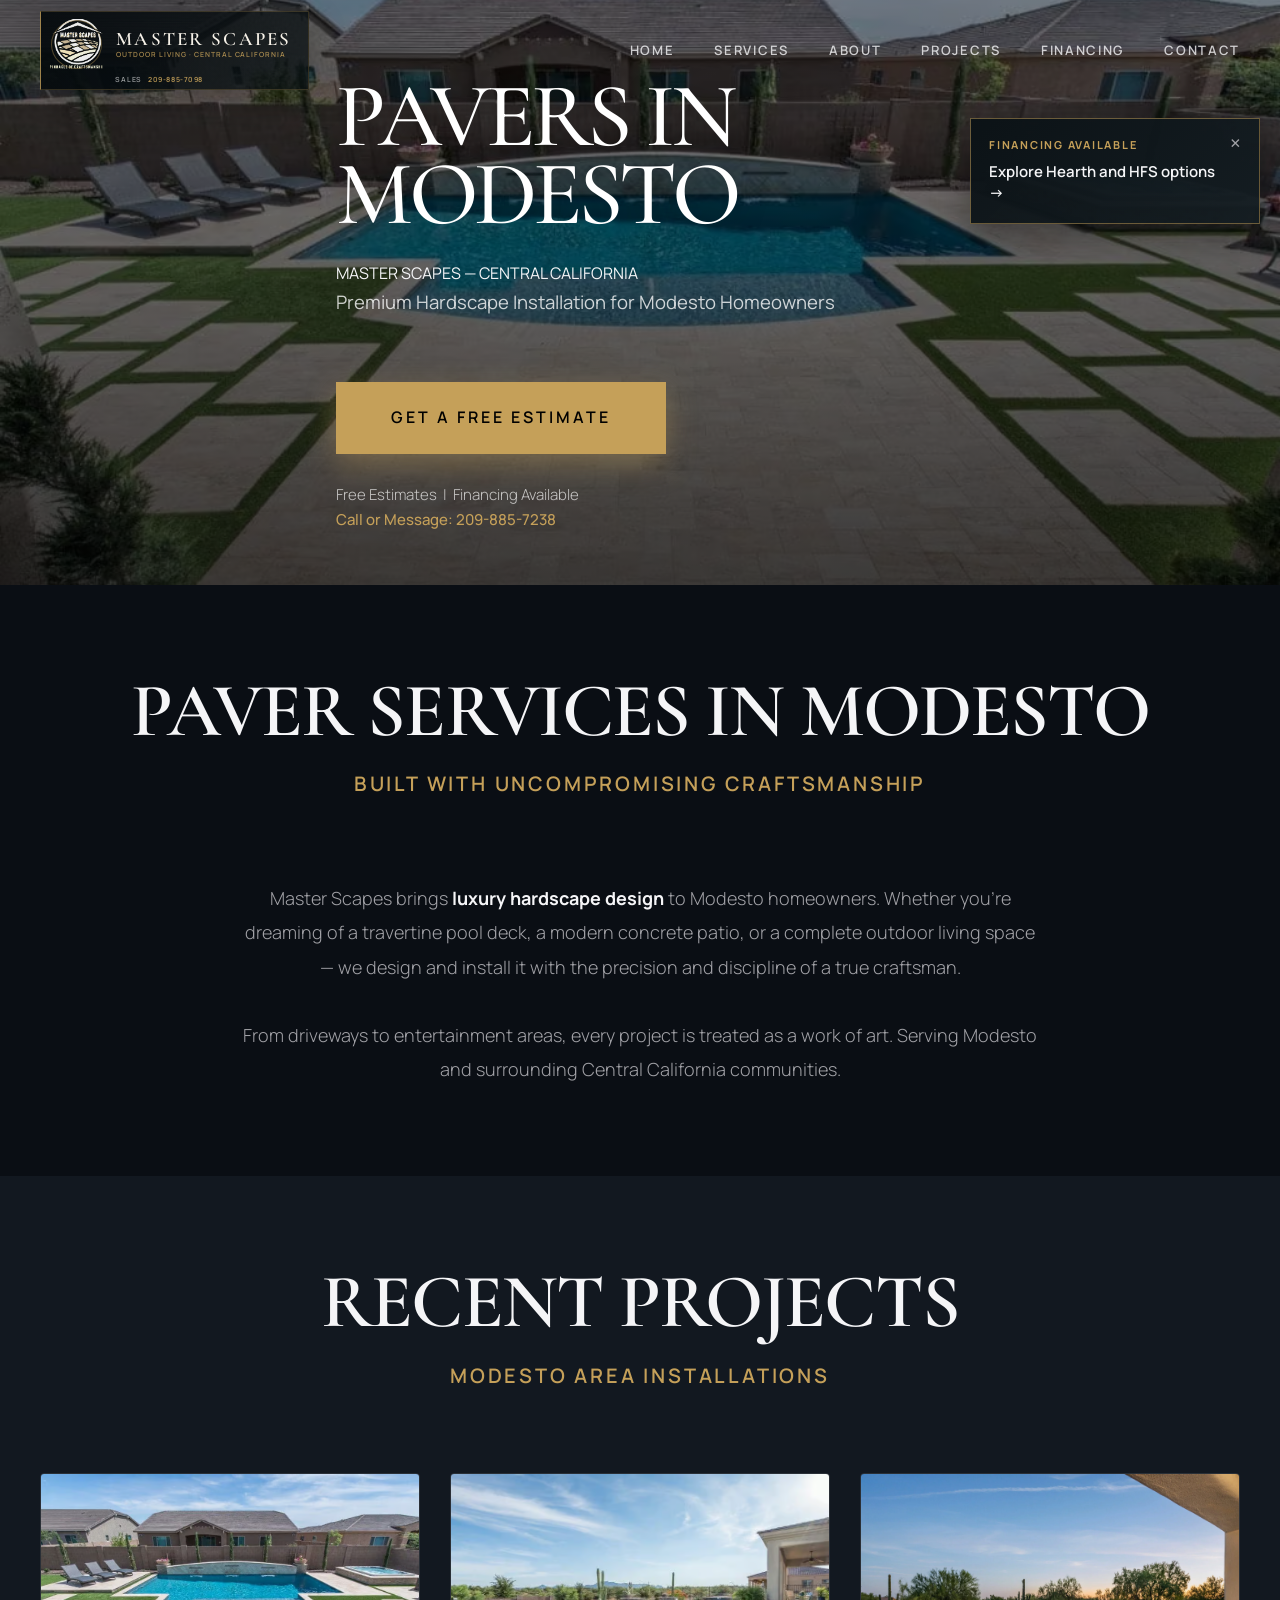
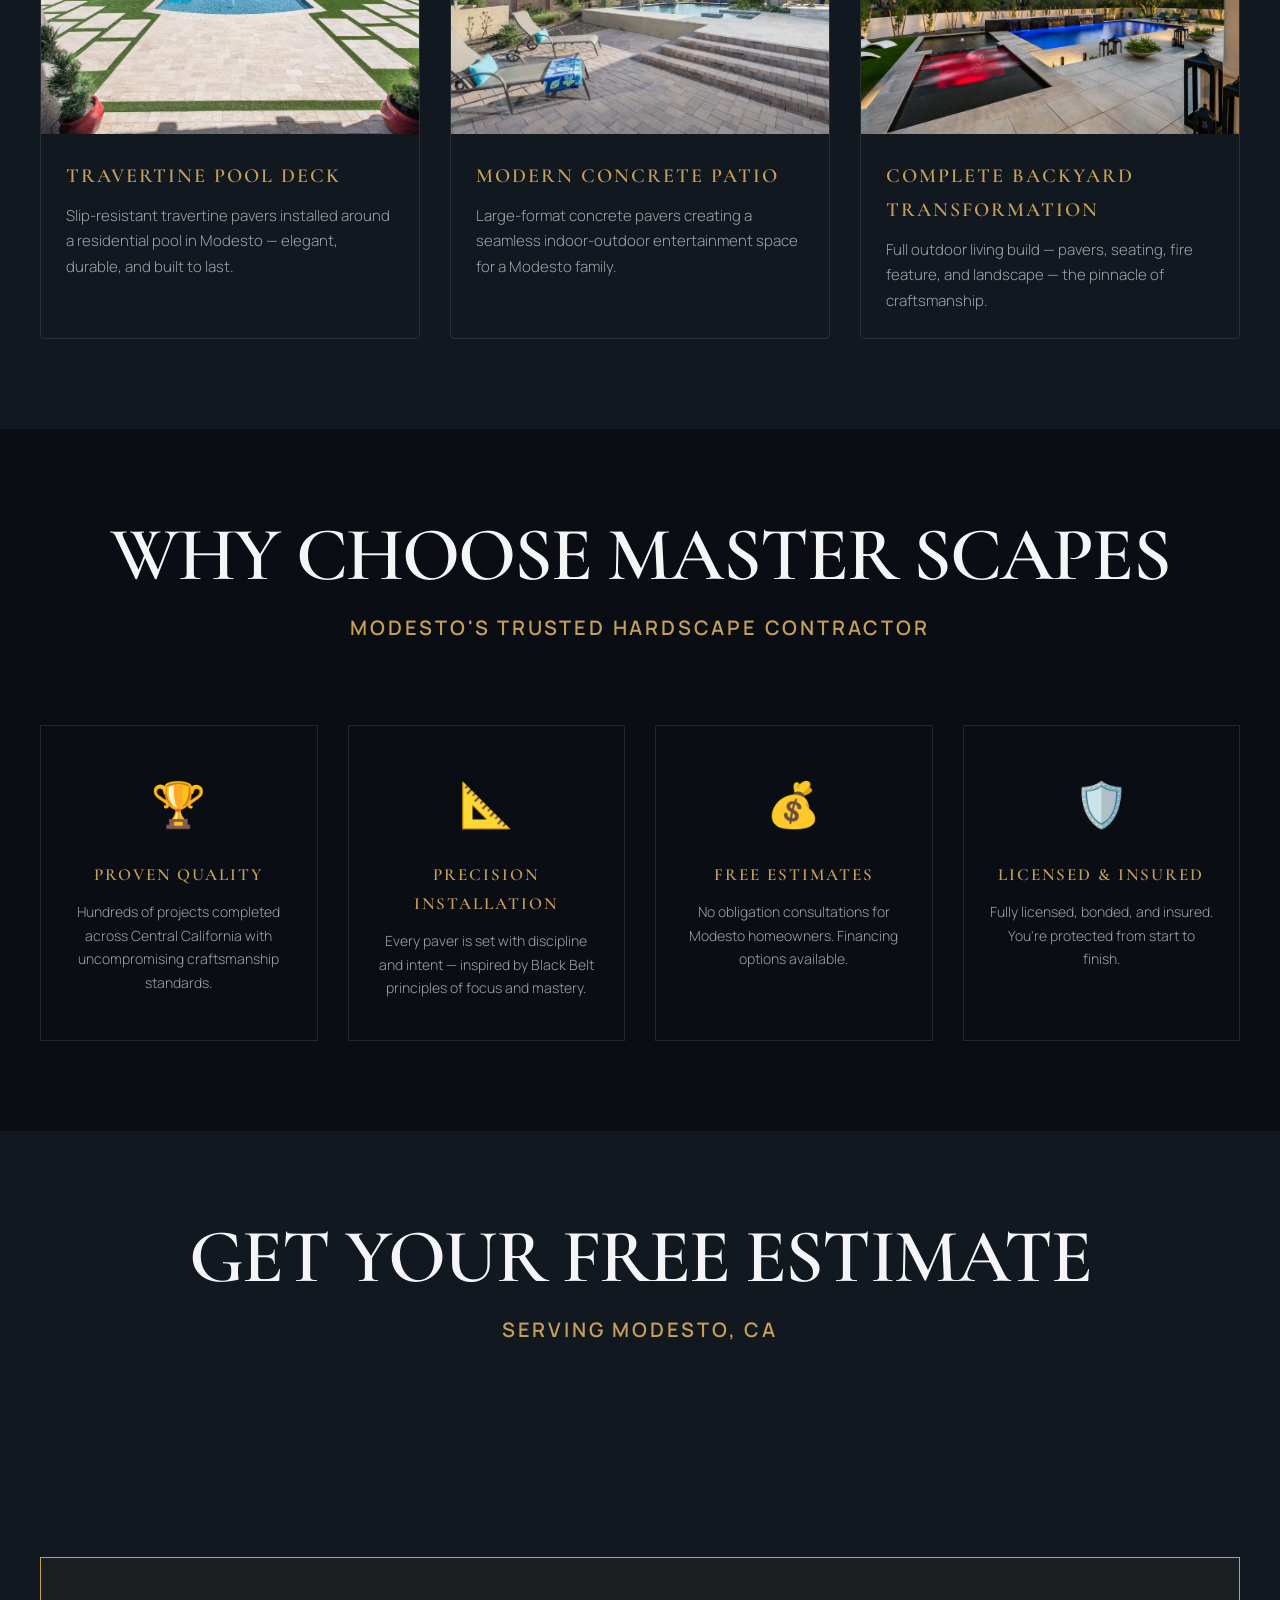
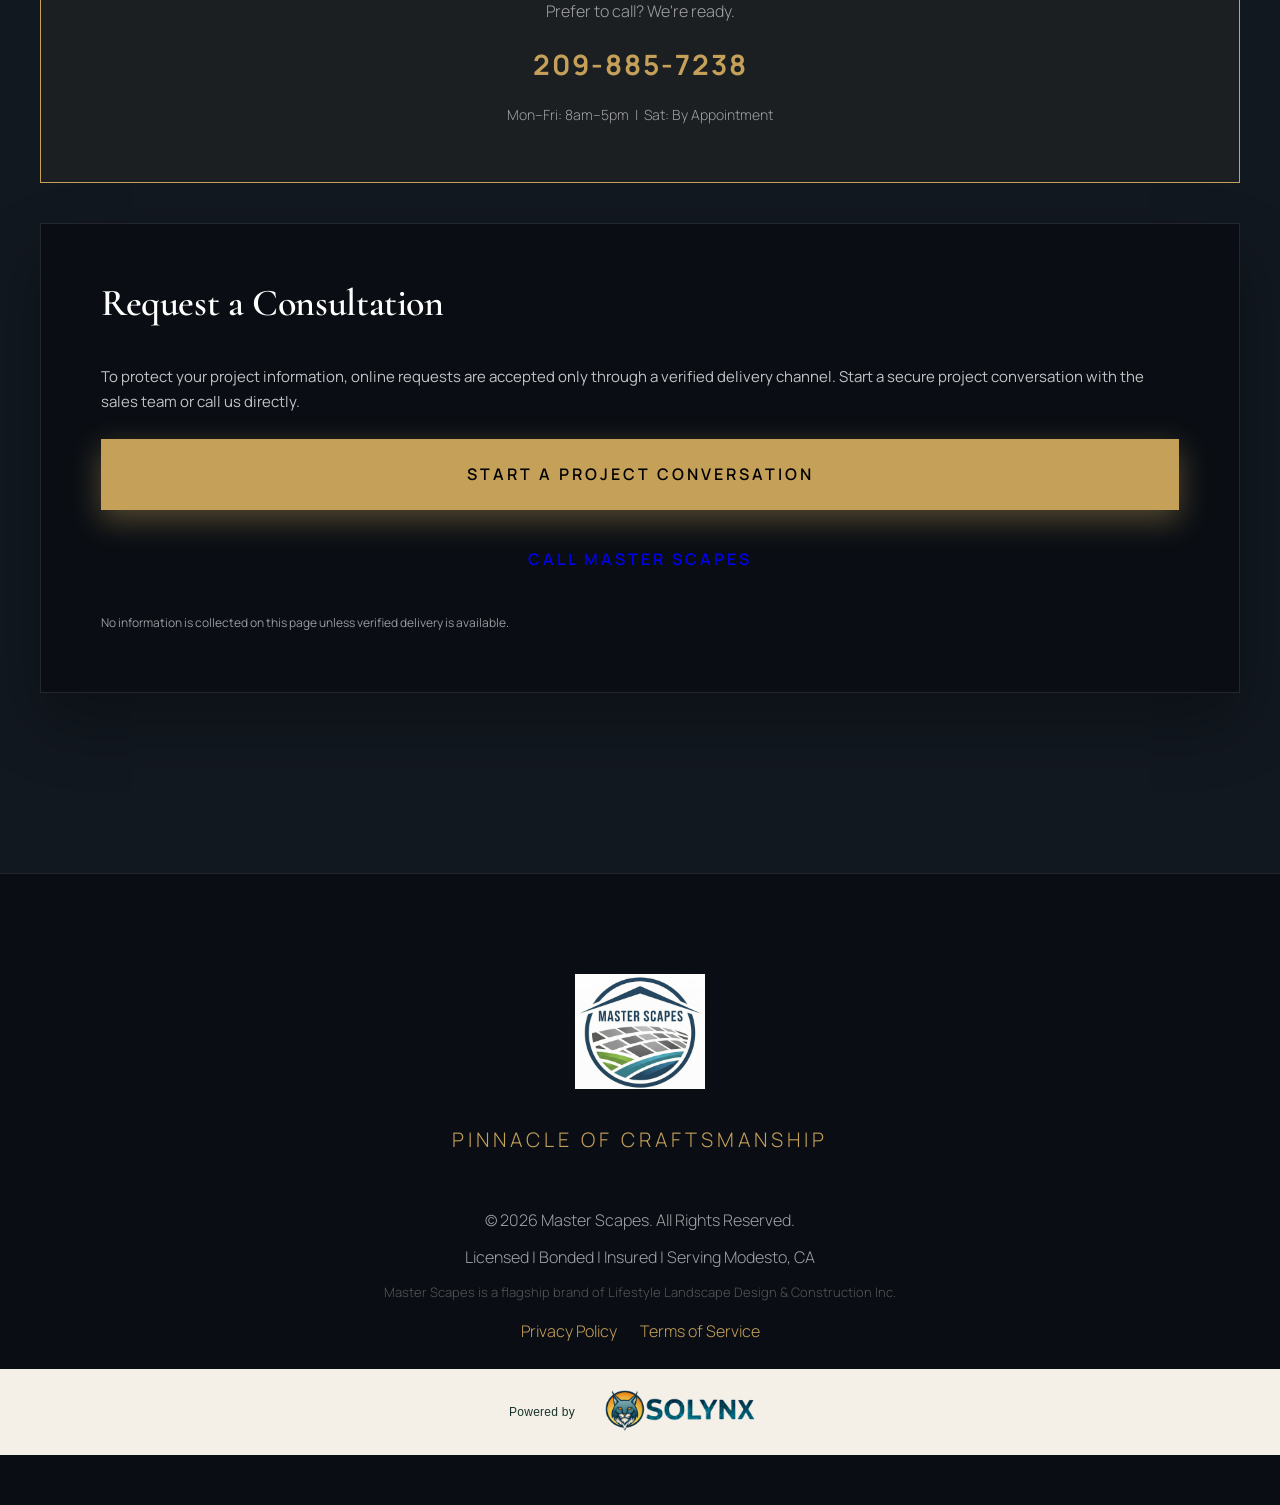
<file: pavers-modesto.html>
<!DOCTYPE html>
<html lang="en">

<head>
    <meta charset="UTF-8">
    <meta name="viewport" content="width=device-width, initial-scale=1.0">
    <meta name="description"
        content="Master Scapes installs premium pavers in Modesto, CA — driveways, patios, pool decks, and outdoor living spaces. Free estimates. Call 209-885-7238.">
    <meta name="keywords"
        content="pavers Modesto CA, patio contractor Modesto, driveway pavers Modesto, pool deck pavers Modesto, hardscape contractor Modesto">
    <meta property="og:title" content="Paver Installation in Modesto CA | Master Scapes">
    <meta property="og:description"
        content="Premium hardscape contractor serving Modesto, CA. Pavers, outdoor living, retaining walls. Free estimates — call 209-885-7238.">
    <meta property="og:type" content="website">
    <title>Paver Installation Modesto CA | Master Scapes</title>
    <link rel="canonical" href="https://www.masterscapes.pro/pavers-modesto.html">
    <link rel="stylesheet" href="style.css">
    <link rel="icon" href="favicon.ico">
    <link rel="icon" type="image/png" sizes="32x32" href="favicon-32x32.png">
    <link rel="icon" type="image/png" sizes="16x16" href="favicon-16x16.png">
    <link rel="apple-touch-icon" href="apple-touch-icon.png">
    <link href="https://fonts.googleapis.com/css2?family=Cormorant+Garamond:ital,wght@0,500;0,600;1,500&family=Manrope:wght@400;500;600;700&display=swap"
        rel="stylesheet">
    <script type="application/ld+json">
    {
      "@context": "https://schema.org",
      "@type": "HomeAndConstructionBusiness",
      "name": "Master Scapes",
      "alternateName": "Lifestyle Landscape Design & Construction Inc",
      "telephone": "+12098857238",
      "email": "info@masterscapes.pro",
      "url": "https://masterscapes.pro",
      "areaServed": { "@type": "City", "name": "Modesto", "addressRegion": "CA" }
    }
    </script>
    <style>
        .lp-hero {
            height: 65vh;
            min-height: 520px;
            background: linear-gradient(rgba(0, 0, 0, 0.45), rgba(0, 0, 0, 0.75)),
                url('images/Travertine-Pavers-1024x683.avif') center/cover no-repeat;
            display: flex;
            align-items: center;
            justify-content: center;
            text-align: center;
            padding-top: var(--nav-height);
        }

        .lp-section {
            padding: 90px 0;
            background: var(--primary-dark);
        }

        .lp-section.alt {
            background: var(--secondary-dark);
        }

        .lp-grid {
            display: grid;
            grid-template-columns: repeat(auto-fit, minmax(280px, 1fr));
            gap: 30px;
            margin-top: 50px;
        }

        .lp-card {
            overflow: hidden;
            border: 1px solid var(--glass-border);
            border-radius: 4px;
            transition: var(--transition);
        }

        .lp-card:hover {
            border-color: var(--accent-gold);
            transform: translateY(-6px);
        }

        .lp-card img {
            width: 100%;
            height: 260px;
            object-fit: cover;
            display: block;
        }

        .lp-card-body {
            padding: 25px;
        }

        .lp-card-body h3 {
            color: var(--accent-gold);
            font-size: 20px;
            letter-spacing: 2px;
            text-transform: uppercase;
            margin-bottom: 10px;
        }

        .lp-card-body p {
            color: var(--text-gray);
            font-size: 15px;
            font-weight: 300;
            line-height: 1.7;
        }

        .why-grid {
            display: grid;
            grid-template-columns: repeat(auto-fit, minmax(220px, 1fr));
            gap: 30px;
            margin-top: 50px;
        }

        .why-item {
            text-align: center;
            padding: 40px 25px;
            border: 1px solid var(--glass-border);
            transition: var(--transition);
        }

        .why-item:hover {
            border-color: var(--accent-gold);
        }

        .why-icon {
            font-size: 44px;
            margin-bottom: 20px;
        }

        .why-item h3 {
            color: var(--accent-gold);
            font-size: 17px;
            letter-spacing: 2px;
            text-transform: uppercase;
            margin-bottom: 10px;
        }

        .why-item p {
            color: var(--text-gray);
            font-size: 14px;
            font-weight: 300;
            line-height: 1.7;
        }

        .lp-contact {
            background: var(--secondary-dark);
            padding: 90px 0;
        }

        .lp-contact .contact-grid {
            display: grid;
            grid-template-columns: 1fr 1.4fr;
            gap: 80px;
            align-items: start;
        }

        @media(max-width:900px) {
            .lp-contact .contact-grid {
                grid-template-columns: 1fr;
            }
        }

        .lp-phone-cta {
            text-align: center;
            margin-top: 40px;
            padding: 40px;
            border: 1px solid var(--accent-gold);
            background: rgba(197, 160, 89, 0.05);
        }

        .lp-phone-cta p {
            color: var(--text-gray);
            margin-bottom: 15px;
            font-size: 16px;
            font-weight: 300;
        }

        .lp-phone-cta a {
            color: var(--accent-gold);
            font-size: 28px;
            font-weight: 700;
            text-decoration: none;
            letter-spacing: 2px;
        }
    </style>
</head>

<body>
    <header class="header">
        <nav class="navbar">
            <div class="container">
                <div class="nav-identity">
                    <a class="nav-brand" href="index.html" aria-label="Master Scapes home">
                        <span class="nav-emblem" aria-hidden="true"><img src="images/masterscapes-logo.png" alt="" class="logo"></span>
                        <span class="nav-wordmark"><strong>Master Scapes</strong><small>Outdoor Living &middot; Central California</small></span>
                    </a>
                    <a class="nav-sales-contact" href="tel:+12098857098" aria-label="Call Master Scapes Sales at 209-885-7098"><span>Sales</span><strong>209-885-7098</strong></a>
                </div>
                <ul class="nav-menu">
                    <li><a href="index.html" class="nav-link">Home</a></li>
                    <li><a href="index.html#services" class="nav-link">Services</a></li>
                    <li><a href="index.html#about" class="nav-link">About</a></li>
                    <li><a href="projects.html" class="nav-link">Projects</a></li>
                    <li><a href="index.html#financing" class="nav-link">Financing</a></li>
                    <li><a href="index.html#contact" class="nav-link">Contact</a></li>
                </ul>
                <button class="mobile-toggle" aria-label="Toggle menu"><span></span><span></span><span></span></button>
            </div>
        </nav>
    </header>

    <!-- Hero -->
    <section class="lp-hero">
        <div class="hero-content">
            <h1 class="hero-title">PAVERS IN MODESTO</h1>
            <p class="hero-tagline">MASTER SCAPES — CENTRAL CALIFORNIA</p>
            <p class="hero-subtitle">Premium Hardscape Installation for Modesto Homeowners</p>
            <a href="#lp-contact" class="btn btn-primary" style="margin-top:30px;">GET A FREE ESTIMATE</a>
            <p style="margin-top:20px; font-size:15px; color:rgba(255,255,255,0.7); font-weight:300;">
                Free Estimates &nbsp;|&nbsp; Financing Available<br>
                <a href="tel:+12098857238" style="color:var(--accent-gold); text-decoration:none; font-weight:500;">Call
                    or Message: 209-885-7238</a>
            </p>
        </div>
    </section>

    <!-- Service Description -->
    <section class="lp-section">
        <div class="container">
            <h2 class="section-title">PAVER SERVICES IN MODESTO</h2>
            <p class="section-subtitle">BUILT WITH UNCOMPROMISING CRAFTSMANSHIP</p>
            <div style="max-width:800px; margin:0 auto; text-align:center;">
                <p style="color:var(--text-gray); font-size:18px; font-weight:300; line-height:1.9;">
                    Master Scapes brings <strong style="color:var(--text-light);">luxury hardscape design</strong> to
                    Modesto homeowners.
                    Whether you're dreaming of a travertine pool deck, a modern concrete patio, or a complete outdoor
                    living space —
                    we design and install it with the precision and discipline of a true craftsman.<br><br>
                    From driveways to entertainment areas, every project is treated as a work of art.
                    Serving Modesto and surrounding Central California communities.
                </p>
            </div>
        </div>
    </section>

    <!-- Project Gallery -->
    <section class="lp-section alt">
        <div class="container">
            <h2 class="section-title">RECENT PROJECTS</h2>
            <p class="section-subtitle">MODESTO AREA INSTALLATIONS</p>
            <div class="lp-grid">
                <div class="lp-card">
                    <img src="images/Travertine-Pavers-1024x683.avif" alt="Travertine Pavers Modesto">
                    <div class="lp-card-body">
                        <h3>Travertine Pool Deck</h3>
                        <p>Slip-resistant travertine pavers installed around a residential pool in Modesto — elegant,
                            durable, and built to last.</p>
                    </div>
                </div>
                <div class="lp-card">
                    <img src="images/Concrete-Pavers-1024x567.avif" alt="Concrete Patio Modesto">
                    <div class="lp-card-body">
                        <h3>Modern Concrete Patio</h3>
                        <p>Large-format concrete pavers creating a seamless indoor-outdoor entertainment space for a
                            Modesto family.</p>
                    </div>
                </div>
                <div class="lp-card">
                    <img src="images/UltimateBackyardPage_Function-scaled-1920x1280.webp"
                        alt="Backyard Transformation Modesto">
                    <div class="lp-card-body">
                        <h3>Complete Backyard Transformation</h3>
                        <p>Full outdoor living build — pavers, seating, fire feature, and landscape — the pinnacle of
                            craftsmanship.</p>
                    </div>
                </div>
            </div>
        </div>
    </section>

    <!-- Why Choose Master Scapes -->
    <section class="lp-section">
        <div class="container">
            <h2 class="section-title">WHY CHOOSE MASTER SCAPES</h2>
            <p class="section-subtitle">MODESTO'S TRUSTED HARDSCAPE CONTRACTOR</p>
            <div class="why-grid">
                <div class="why-item">
                    <div class="why-icon">🏆</div>
                    <h3>Proven Quality</h3>
                    <p>Hundreds of projects completed across Central California with uncompromising craftsmanship
                        standards.</p>
                </div>
                <div class="why-item">
                    <div class="why-icon">📐</div>
                    <h3>Precision Installation</h3>
                    <p>Every paver is set with discipline and intent — inspired by Black Belt principles of focus and
                        mastery.</p>
                </div>
                <div class="why-item">
                    <div class="why-icon">💰</div>
                    <h3>Free Estimates</h3>
                    <p>No obligation consultations for Modesto homeowners. Financing options available.</p>
                </div>
                <div class="why-item">
                    <div class="why-icon">🛡️</div>
                    <h3>Licensed &amp; Insured</h3>
                    <p>Fully licensed, bonded, and insured. You're protected from start to finish.</p>
                </div>
            </div>
        </div>
    </section>

    <!-- Contact Form -->
    <section class="lp-contact" id="lp-contact">
        <div class="container">
            <h2 class="section-title">GET YOUR FREE ESTIMATE</h2>
            <p class="section-subtitle">SERVING MODESTO, CA</p>
            <div class="lp-contact .contact-grid">
                <div class="lp-phone-cta">
                    <p>Prefer to call? We're ready.</p>
                    <a href="tel:+12098857238">209-885-7238</a>
                    <p style="margin-top:15px; font-size:14px;">Mon–Fri: 8am–5pm &nbsp;|&nbsp; Sat: By Appointment</p>
                </div>
                <section class="contact-form" aria-labelledby="modesto-consultation-heading"
                    data-delivery-state="secure-channel-required" style="margin-top:40px;">
                    <h3 id="modesto-consultation-heading">Request a Consultation</h3>
                    <p style="color:rgba(255,255,255,0.75); font-size:15px; line-height:1.7; margin-bottom:24px;">
                        To protect your project information, online requests are accepted only through a verified
                        delivery channel. Start a secure project conversation with the sales team or call us directly.
                    </p>
                    <a href="/sales" class="btn btn-primary" style="display:block; text-align:center;">
                        Start a Project Conversation
                    </a>
                    <a href="tel:+12098857238" class="btn btn-secondary"
                        style="display:block; text-align:center; margin-top:14px;">Call Master Scapes</a>
                    <p style="font-size:12px; color:rgba(255,255,255,0.58); margin-top:18px; line-height:1.6;">
                        No information is collected on this page unless verified delivery is available.
                    </p>
                </section>
            </div>
        </div>
    </section>

    <footer class="footer">
        <div class="container">
            <div class="footer-content">
                <div class="footer-brand">
                    <img src="images/masterscapes-logo.svg" alt="Master Scapes Luxury Hardscape Contractor" class="footer-logo">
                    <p class="footer-tagline">Pinnacle of Craftsmanship</p>
                </div>
                <div class="footer-info">
                    <p>&copy; 2026 Master Scapes. All Rights Reserved.</p>
                    <p>Licensed | Bonded | Insured | Serving Modesto, CA</p>
                    <p style="font-size:13px; color:#555; margin-top:10px; font-weight:300;">Master Scapes is a flagship
                        brand of Lifestyle Landscape Design &amp; Construction Inc.</p>
                    <p style="margin-top:15px;">
                        <a href="privacy.html"
                            style="color:var(--accent-gold); text-decoration:none; margin-right:20px;">Privacy
                            Policy</a>
                        <a href="terms.html" style="color:var(--accent-gold); text-decoration:none;">Terms of
                            Service</a>
                    </p>
                </div>
            </div>
        </div>
    <a class="solynx-credit" href="https://solynx.solutions" target="_blank" rel="noopener noreferrer" aria-label="Powered by SOLYNX - website design and development"><span>Powered by</span><img src="/images/solynx-logo.png" alt="SOLYNX" width="184" height="54" loading="lazy"></a>
</footer>
    <script src="script.js"></script>
</body>

</html>
</file>
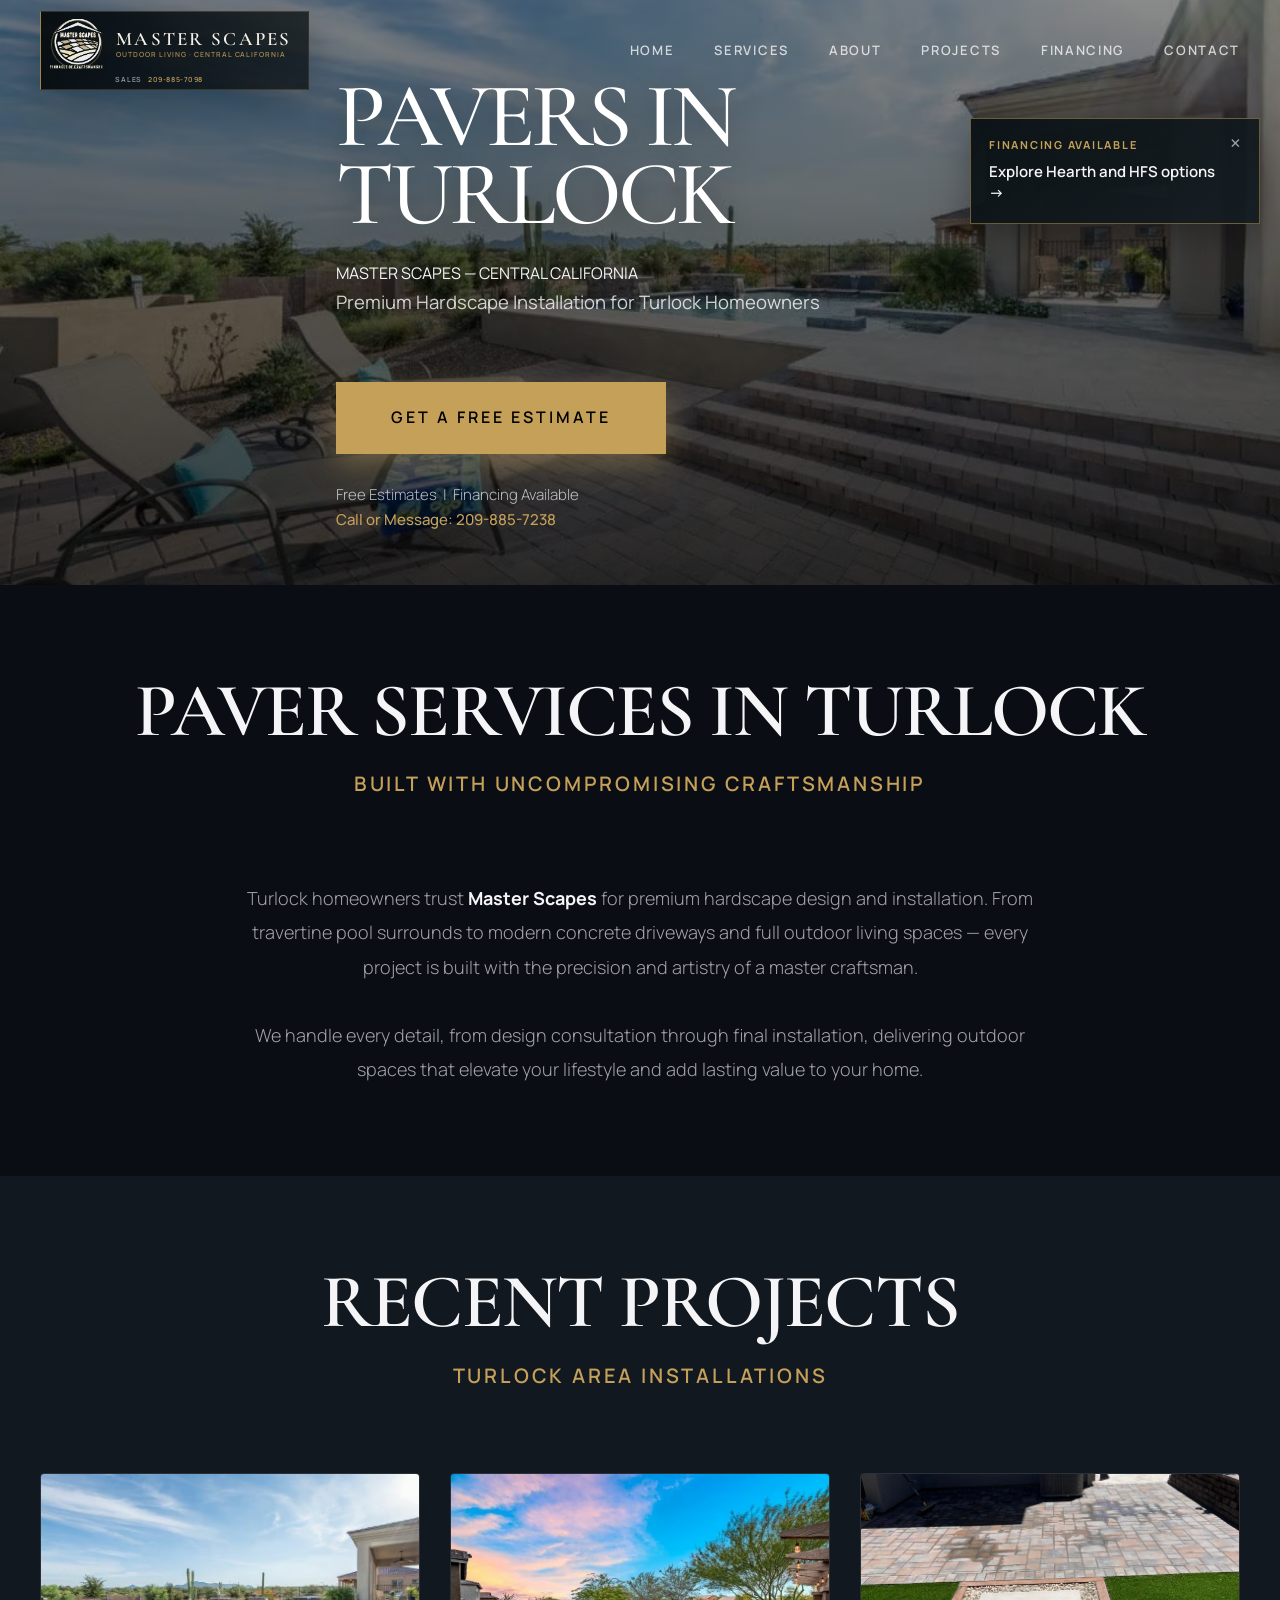
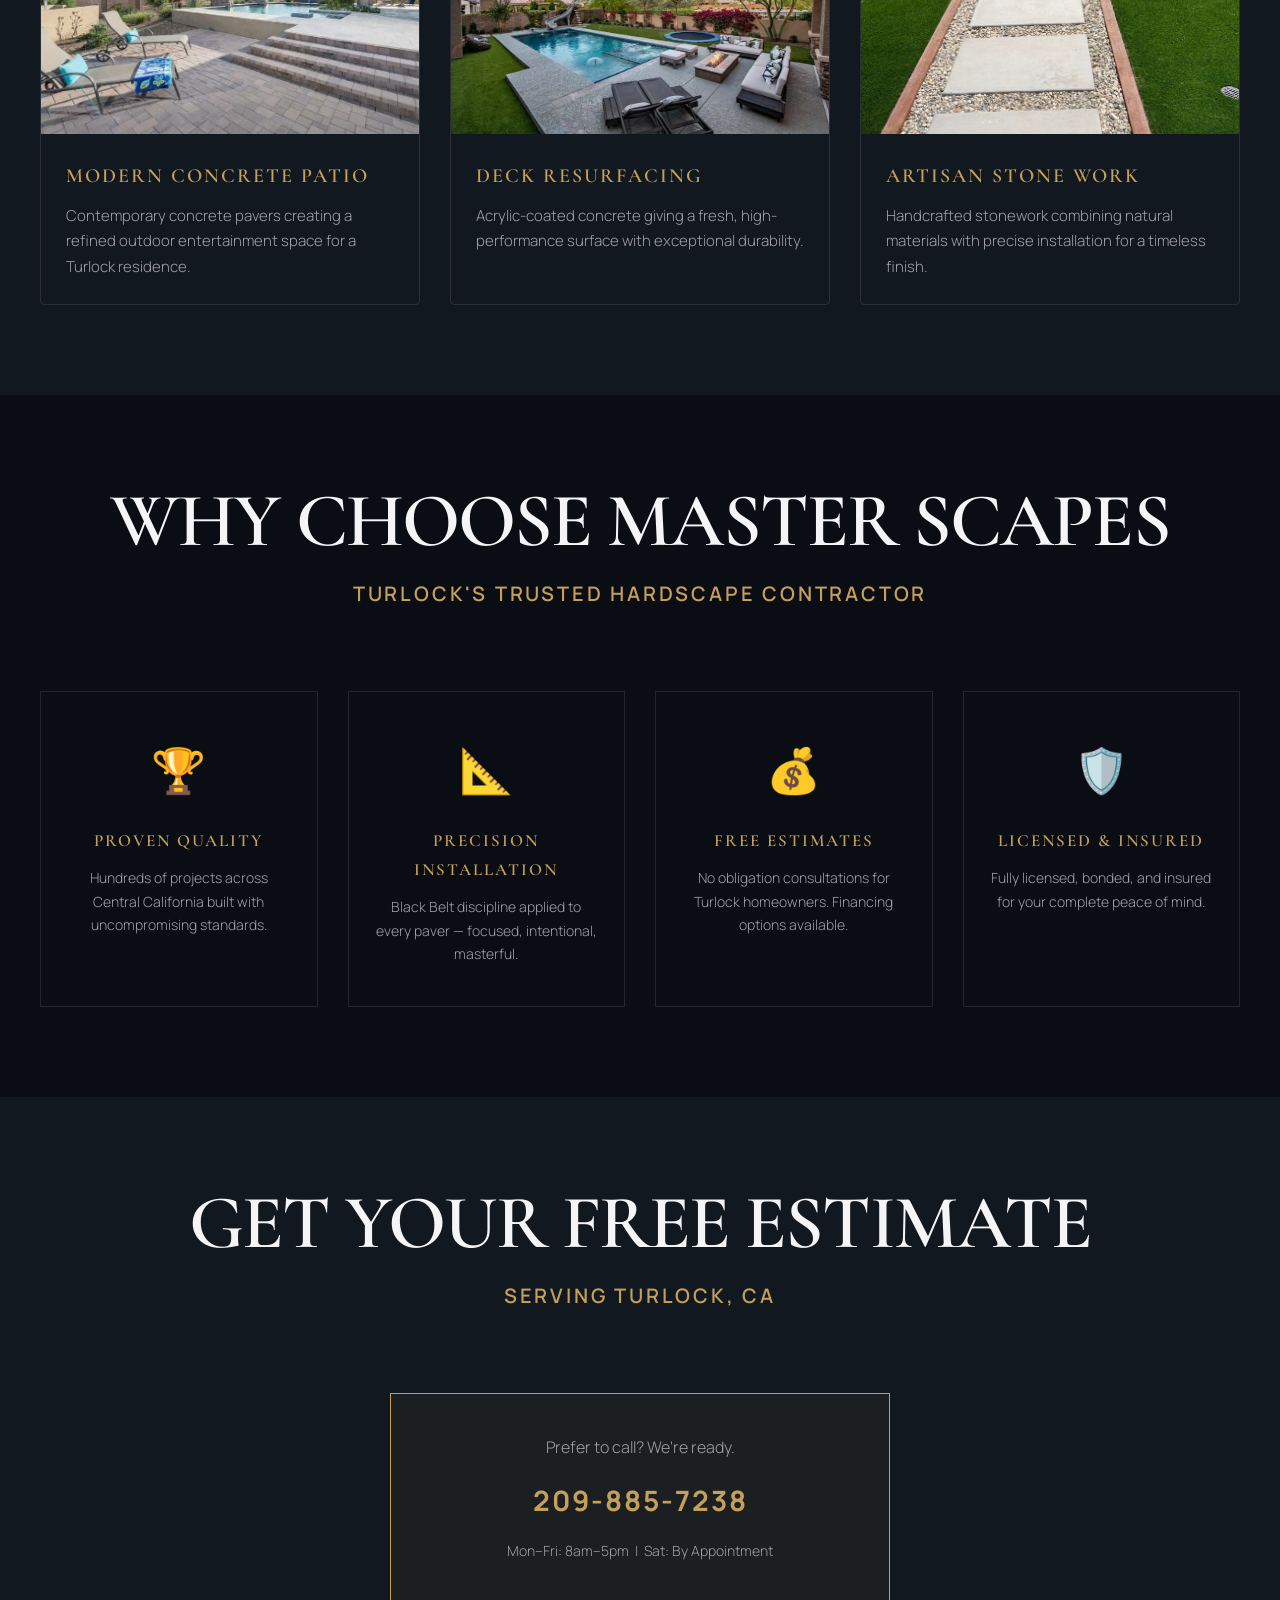
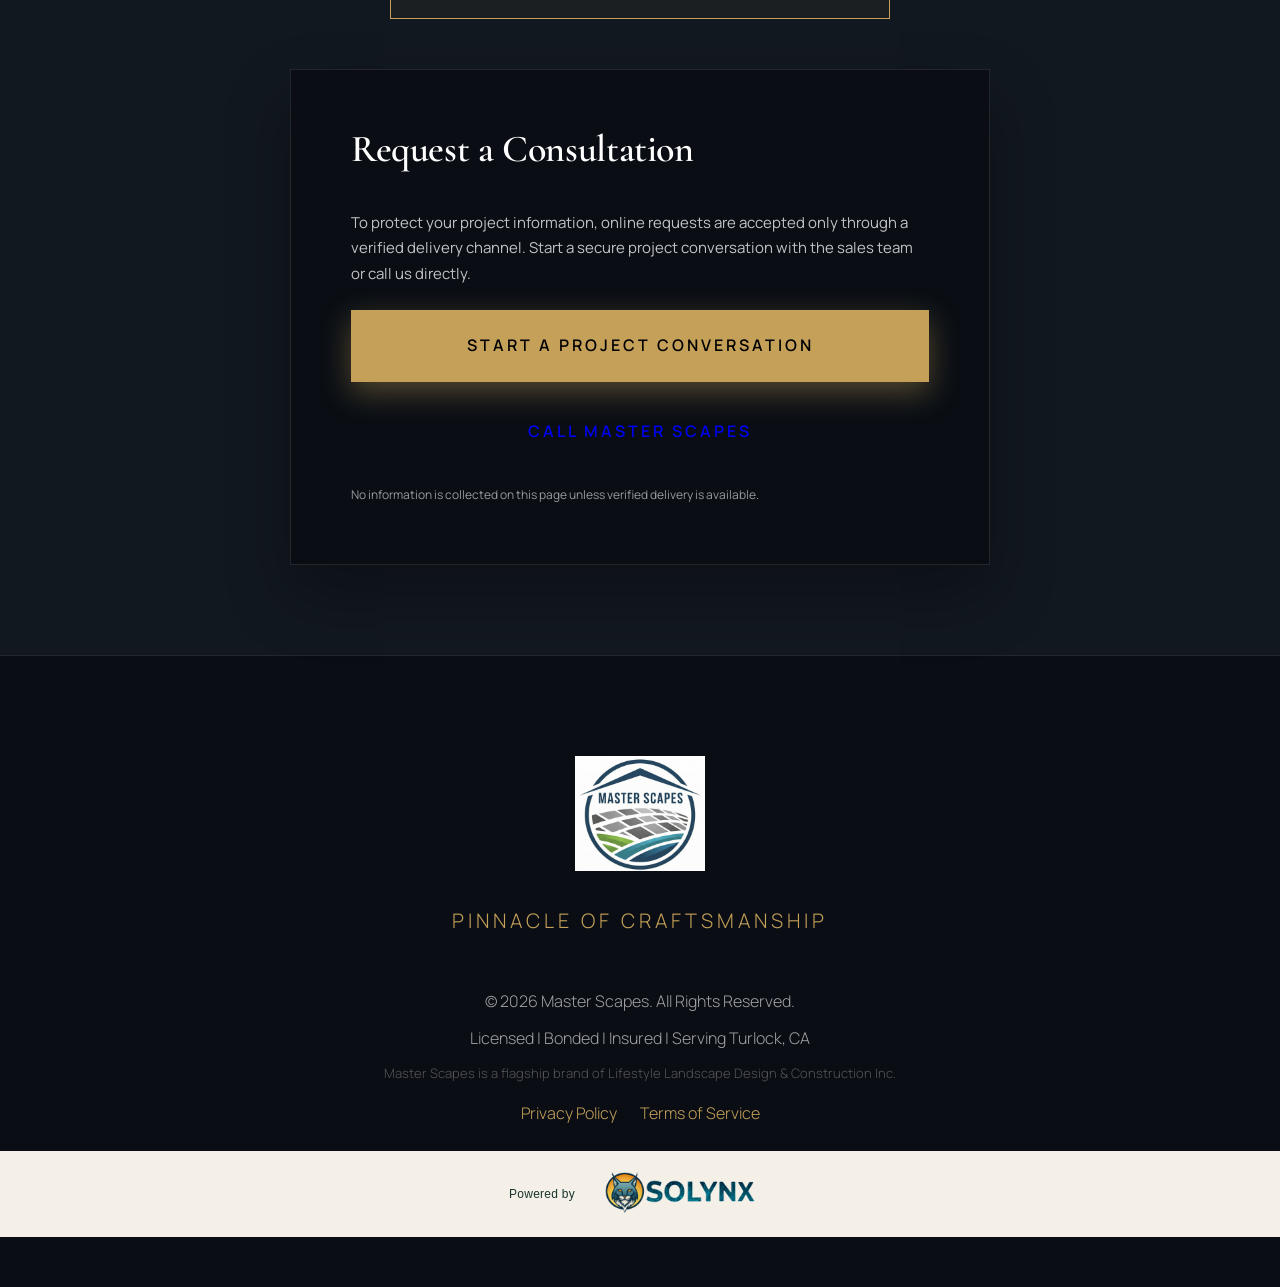
<file: pavers-turlock.html>
<!DOCTYPE html>
<html lang="en">

<head>
    <meta charset="UTF-8">
    <meta name="viewport" content="width=device-width, initial-scale=1.0">
    <meta name="description"
        content="Master Scapes installs premium pavers in Turlock, CA — driveways, patios, pool decks, and outdoor living spaces. Free estimates. Call 209-885-7238.">
    <meta name="keywords"
        content="pavers Turlock CA, patio contractor Turlock, driveway pavers Turlock, pool deck pavers Turlock, hardscape contractor Turlock">
    <meta property="og:title" content="Paver Installation in Turlock CA | Master Scapes">
    <meta property="og:description"
        content="Premium hardscape contractor serving Turlock, CA. Pavers, outdoor living, retaining walls. Free estimates — call 209-885-7238.">
    <meta property="og:type" content="website">
    <title>Paver Installation Turlock CA | Master Scapes</title>
    <link rel="canonical" href="https://www.masterscapes.pro/pavers-turlock.html">
    <link rel="stylesheet" href="style.css">
    <link rel="icon" href="favicon.ico">
    <link rel="icon" type="image/png" sizes="32x32" href="favicon-32x32.png">
    <link rel="icon" type="image/png" sizes="16x16" href="favicon-16x16.png">
    <link rel="apple-touch-icon" href="apple-touch-icon.png">
    <link href="https://fonts.googleapis.com/css2?family=Cormorant+Garamond:ital,wght@0,500;0,600;1,500&family=Manrope:wght@400;500;600;700&display=swap"
        rel="stylesheet">
    <script type="application/ld+json">
    {
      "@context": "https://schema.org",
      "@type": "HomeAndConstructionBusiness",
      "name": "Master Scapes",
      "alternateName": "Lifestyle Landscape Design & Construction Inc",
      "telephone": "+12098857238",
      "email": "info@masterscapes.pro",
      "url": "https://masterscapes.pro",
      "areaServed": { "@type": "City", "name": "Turlock", "addressRegion": "CA" }
    }
    </script>
    <style>
        .lp-hero {
            height: 65vh;
            min-height: 520px;
            background: linear-gradient(rgba(0, 0, 0, 0.45), rgba(0, 0, 0, 0.75)),
                url('images/Concrete-Pavers-1024x567.avif') center/cover no-repeat;
            display: flex;
            align-items: center;
            justify-content: center;
            text-align: center;
            padding-top: var(--nav-height);
        }

        .lp-section {
            padding: 90px 0;
            background: var(--primary-dark);
        }

        .lp-section.alt {
            background: var(--secondary-dark);
        }

        .lp-grid {
            display: grid;
            grid-template-columns: repeat(auto-fit, minmax(280px, 1fr));
            gap: 30px;
            margin-top: 50px;
        }

        .lp-card {
            overflow: hidden;
            border: 1px solid var(--glass-border);
            border-radius: 4px;
            transition: var(--transition);
        }

        .lp-card:hover {
            border-color: var(--accent-gold);
            transform: translateY(-6px);
        }

        .lp-card img {
            width: 100%;
            height: 260px;
            object-fit: cover;
            display: block;
        }

        .lp-card-body {
            padding: 25px;
        }

        .lp-card-body h3 {
            color: var(--accent-gold);
            font-size: 20px;
            letter-spacing: 2px;
            text-transform: uppercase;
            margin-bottom: 10px;
        }

        .lp-card-body p {
            color: var(--text-gray);
            font-size: 15px;
            font-weight: 300;
            line-height: 1.7;
        }

        .why-grid {
            display: grid;
            grid-template-columns: repeat(auto-fit, minmax(220px, 1fr));
            gap: 30px;
            margin-top: 50px;
        }

        .why-item {
            text-align: center;
            padding: 40px 25px;
            border: 1px solid var(--glass-border);
            transition: var(--transition);
        }

        .why-item:hover {
            border-color: var(--accent-gold);
        }

        .why-icon {
            font-size: 44px;
            margin-bottom: 20px;
        }

        .why-item h3 {
            color: var(--accent-gold);
            font-size: 17px;
            letter-spacing: 2px;
            text-transform: uppercase;
            margin-bottom: 10px;
        }

        .why-item p {
            color: var(--text-gray);
            font-size: 14px;
            font-weight: 300;
            line-height: 1.7;
        }

        .lp-contact {
            background: var(--secondary-dark);
            padding: 90px 0;
        }

        .lp-phone-cta {
            text-align: center;
            margin-top: 40px;
            padding: 40px;
            border: 1px solid var(--accent-gold);
            background: rgba(197, 160, 89, 0.05);
        }

        .lp-phone-cta p {
            color: var(--text-gray);
            margin-bottom: 15px;
            font-size: 16px;
            font-weight: 300;
        }

        .lp-phone-cta a {
            color: var(--accent-gold);
            font-size: 28px;
            font-weight: 700;
            text-decoration: none;
            letter-spacing: 2px;
        }
    </style>
</head>

<body>
    <header class="header">
        <nav class="navbar">
            <div class="container">
                <div class="nav-identity">
                    <a class="nav-brand" href="index.html" aria-label="Master Scapes home">
                        <span class="nav-emblem" aria-hidden="true"><img src="images/masterscapes-logo.png" alt="" class="logo"></span>
                        <span class="nav-wordmark"><strong>Master Scapes</strong><small>Outdoor Living &middot; Central California</small></span>
                    </a>
                    <a class="nav-sales-contact" href="tel:+12098857098" aria-label="Call Master Scapes Sales at 209-885-7098"><span>Sales</span><strong>209-885-7098</strong></a>
                </div>
                <ul class="nav-menu">
                    <li><a href="index.html" class="nav-link">Home</a></li>
                    <li><a href="index.html#services" class="nav-link">Services</a></li>
                    <li><a href="index.html#about" class="nav-link">About</a></li>
                    <li><a href="projects.html" class="nav-link">Projects</a></li>
                    <li><a href="index.html#financing" class="nav-link">Financing</a></li>
                    <li><a href="index.html#contact" class="nav-link">Contact</a></li>
                </ul>
                <button class="mobile-toggle" aria-label="Toggle menu"><span></span><span></span><span></span></button>
            </div>
        </nav>
    </header>

    <!-- Hero -->
    <section class="lp-hero">
        <div class="hero-content">
            <h1 class="hero-title">PAVERS IN TURLOCK</h1>
            <p class="hero-tagline">MASTER SCAPES — CENTRAL CALIFORNIA</p>
            <p class="hero-subtitle">Premium Hardscape Installation for Turlock Homeowners</p>
            <a href="#lp-contact" class="btn btn-primary" style="margin-top:30px;">GET A FREE ESTIMATE</a>
            <p style="margin-top:20px; font-size:15px; color:rgba(255,255,255,0.7); font-weight:300;">
                Free Estimates &nbsp;|&nbsp; Financing Available<br>
                <a href="tel:+12098857238" style="color:var(--accent-gold); text-decoration:none; font-weight:500;">Call
                    or Message: 209-885-7238</a>
            </p>
        </div>
    </section>

    <!-- Service Description -->
    <section class="lp-section">
        <div class="container">
            <h2 class="section-title">PAVER SERVICES IN TURLOCK</h2>
            <p class="section-subtitle">BUILT WITH UNCOMPROMISING CRAFTSMANSHIP</p>
            <div style="max-width:800px; margin:0 auto; text-align:center;">
                <p style="color:var(--text-gray); font-size:18px; font-weight:300; line-height:1.9;">
                    Turlock homeowners trust <strong style="color:var(--text-light);">Master Scapes</strong> for premium
                    hardscape design and installation.
                    From travertine pool surrounds to modern concrete driveways and full outdoor living spaces —
                    every project is built with the precision and artistry of a master craftsman.<br><br>
                    We handle every detail, from design consultation through final installation, delivering outdoor
                    spaces that elevate your lifestyle and add lasting value to your home.
                </p>
            </div>
        </div>
    </section>

    <!-- Project Gallery -->
    <section class="lp-section alt">
        <div class="container">
            <h2 class="section-title">RECENT PROJECTS</h2>
            <p class="section-subtitle">TURLOCK AREA INSTALLATIONS</p>
            <div class="lp-grid">
                <div class="lp-card">
                    <img src="images/Concrete-Pavers-1024x567.avif" alt="Concrete Patio Turlock">
                    <div class="lp-card-body">
                        <h3>Modern Concrete Patio</h3>
                        <p>Contemporary concrete pavers creating a refined outdoor entertainment space for a Turlock
                            residence.</p>
                    </div>
                </div>
                <div class="lp-card">
                    <img src="images/Acrylic-Topped-Concrete-1024x683.avif" alt="Deck Resurfacing Turlock">
                    <div class="lp-card-body">
                        <h3>Deck Resurfacing</h3>
                        <p>Acrylic-coated concrete giving a fresh, high-performance surface with exceptional durability.
                        </p>
                    </div>
                </div>
                <div class="lp-card">
                    <img src="images/480141365_618220387622006_8633764257277710164_n.jpg"
                        alt="Custom Stone Work Turlock">
                    <div class="lp-card-body">
                        <h3>Artisan Stone Work</h3>
                        <p>Handcrafted stonework combining natural materials with precise installation for a timeless
                            finish.</p>
                    </div>
                </div>
            </div>
        </div>
    </section>

    <!-- Why Choose Master Scapes -->
    <section class="lp-section">
        <div class="container">
            <h2 class="section-title">WHY CHOOSE MASTER SCAPES</h2>
            <p class="section-subtitle">TURLOCK'S TRUSTED HARDSCAPE CONTRACTOR</p>
            <div class="why-grid">
                <div class="why-item">
                    <div class="why-icon">🏆</div>
                    <h3>Proven Quality</h3>
                    <p>Hundreds of projects across Central California built with uncompromising standards.</p>
                </div>
                <div class="why-item">
                    <div class="why-icon">📐</div>
                    <h3>Precision Installation</h3>
                    <p>Black Belt discipline applied to every paver — focused, intentional, masterful.</p>
                </div>
                <div class="why-item">
                    <div class="why-icon">💰</div>
                    <h3>Free Estimates</h3>
                    <p>No obligation consultations for Turlock homeowners. Financing options available.</p>
                </div>
                <div class="why-item">
                    <div class="why-icon">🛡️</div>
                    <h3>Licensed &amp; Insured</h3>
                    <p>Fully licensed, bonded, and insured for your complete peace of mind.</p>
                </div>
            </div>
        </div>
    </section>

    <!-- Contact Form -->
    <section class="lp-contact" id="lp-contact">
        <div class="container">
            <h2 class="section-title">GET YOUR FREE ESTIMATE</h2>
            <p class="section-subtitle">SERVING TURLOCK, CA</p>
            <div class="lp-phone-cta" style="max-width:500px; margin:0 auto 50px;">
                <p>Prefer to call? We're ready.</p>
                <a href="tel:+12098857238">209-885-7238</a>
                <p style="margin-top:15px; font-size:14px;">Mon–Fri: 8am–5pm &nbsp;|&nbsp; Sat: By Appointment</p>
            </div>
            <section class="contact-form" aria-labelledby="turlock-consultation-heading"
                data-delivery-state="secure-channel-required" style="max-width:700px; margin:0 auto;">
                <h3 id="turlock-consultation-heading">Request a Consultation</h3>
                <p style="color:rgba(255,255,255,0.75); font-size:15px; line-height:1.7; margin-bottom:24px;">
                    To protect your project information, online requests are accepted only through a verified delivery
                    channel. Start a secure project conversation with the sales team or call us directly.
                </p>
                <a href="/sales" class="btn btn-primary" style="display:block; text-align:center;">
                    Start a Project Conversation
                </a>
                <a href="tel:+12098857238" class="btn btn-secondary"
                    style="display:block; text-align:center; margin-top:14px;">Call Master Scapes</a>
                <p style="font-size:12px; color:rgba(255,255,255,0.58); margin-top:18px; line-height:1.6;">
                    No information is collected on this page unless verified delivery is available.
                </p>
            </section>
        </div>
    </section>

    <footer class="footer">
        <div class="container">
            <div class="footer-content">
                <div class="footer-brand">
                    <img src="images/masterscapes-logo.svg" alt="Master Scapes Luxury Hardscape Contractor" class="footer-logo">
                    <p class="footer-tagline">Pinnacle of Craftsmanship</p>
                </div>
                <div class="footer-info">
                    <p>&copy; 2026 Master Scapes. All Rights Reserved.</p>
                    <p>Licensed | Bonded | Insured | Serving Turlock, CA</p>
                    <p style="font-size:13px; color:#555; margin-top:10px; font-weight:300;">Master Scapes is a flagship
                        brand of Lifestyle Landscape Design &amp; Construction Inc.</p>
                    <p style="margin-top:15px;">
                        <a href="privacy.html"
                            style="color:var(--accent-gold); text-decoration:none; margin-right:20px;">Privacy
                            Policy</a>
                        <a href="terms.html" style="color:var(--accent-gold); text-decoration:none;">Terms of
                            Service</a>
                    </p>
                </div>
            </div>
        </div>
    <a class="solynx-credit" href="https://solynx.solutions" target="_blank" rel="noopener noreferrer" aria-label="Powered by SOLYNX - website design and development"><span>Powered by</span><img src="/images/solynx-logo.png" alt="SOLYNX" width="184" height="54" loading="lazy"></a>
</footer>
    <script src="script.js"></script>
</body>

</html>
</file>
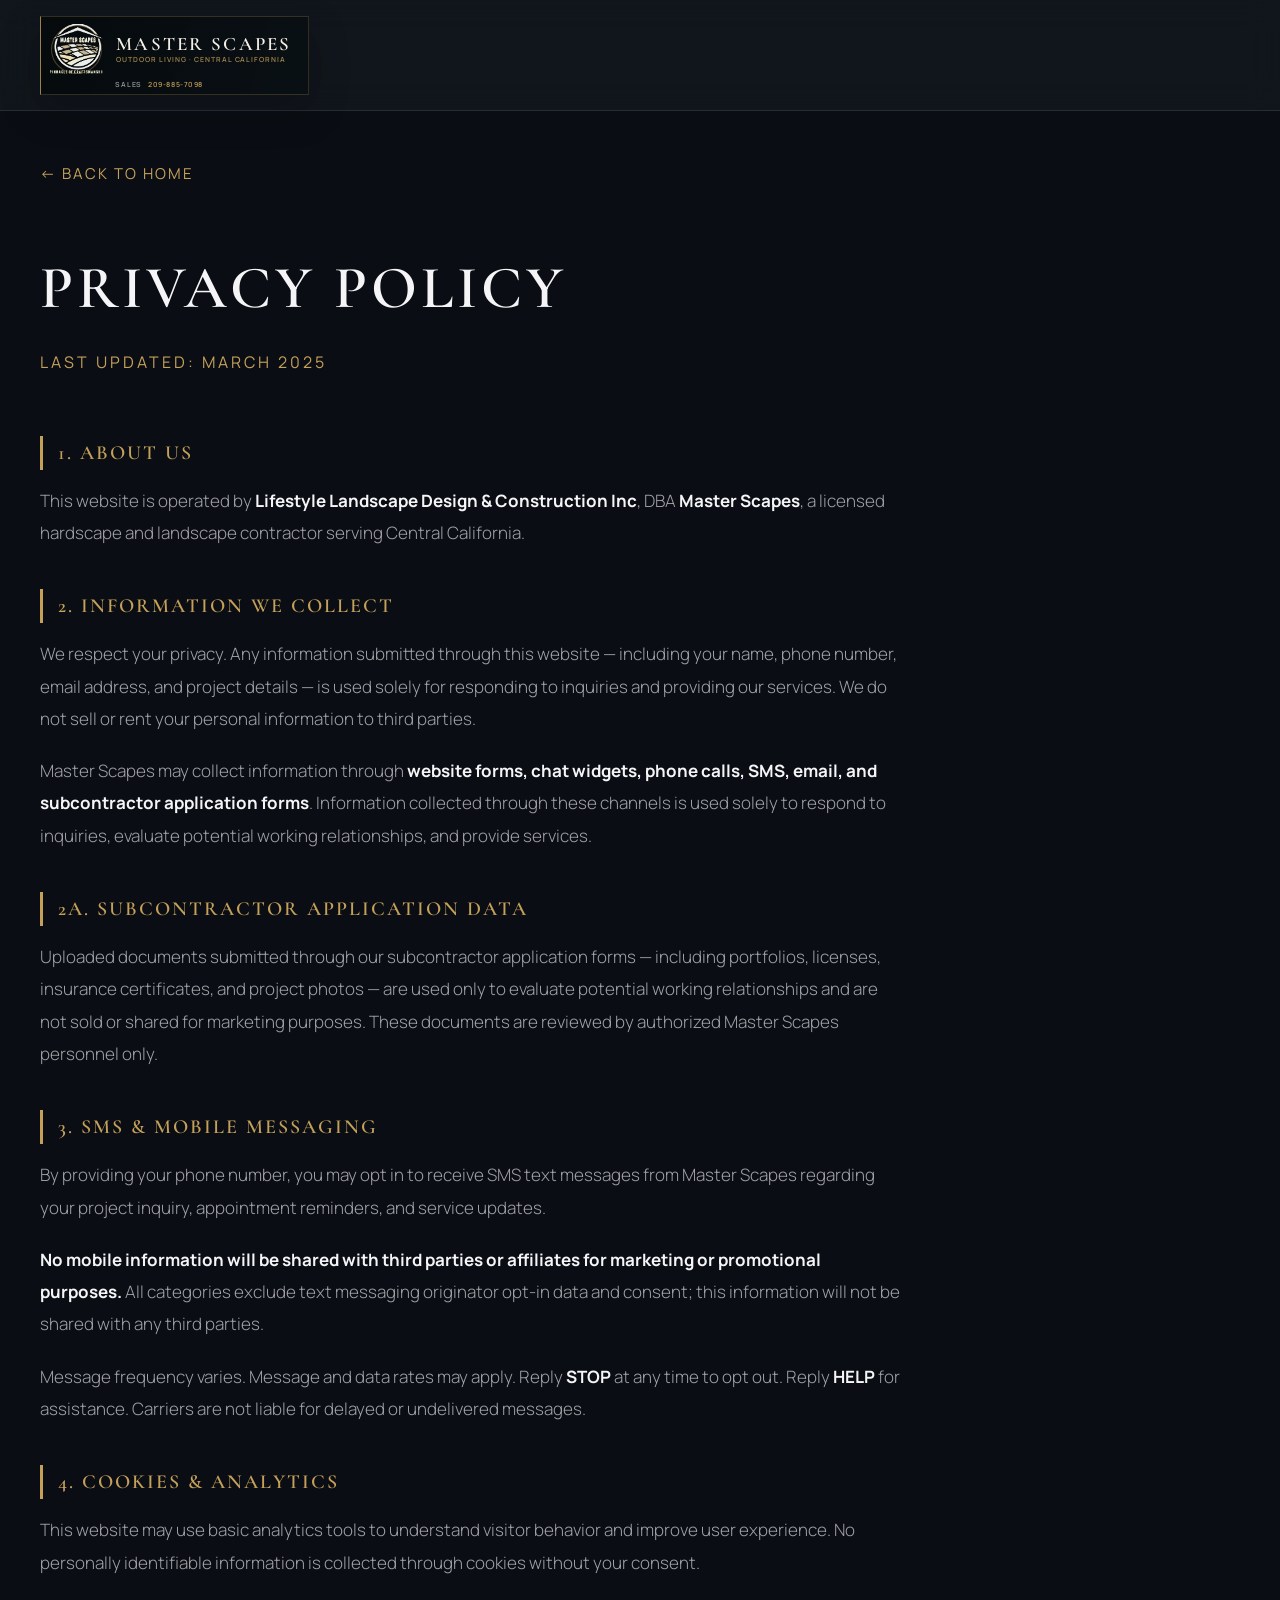
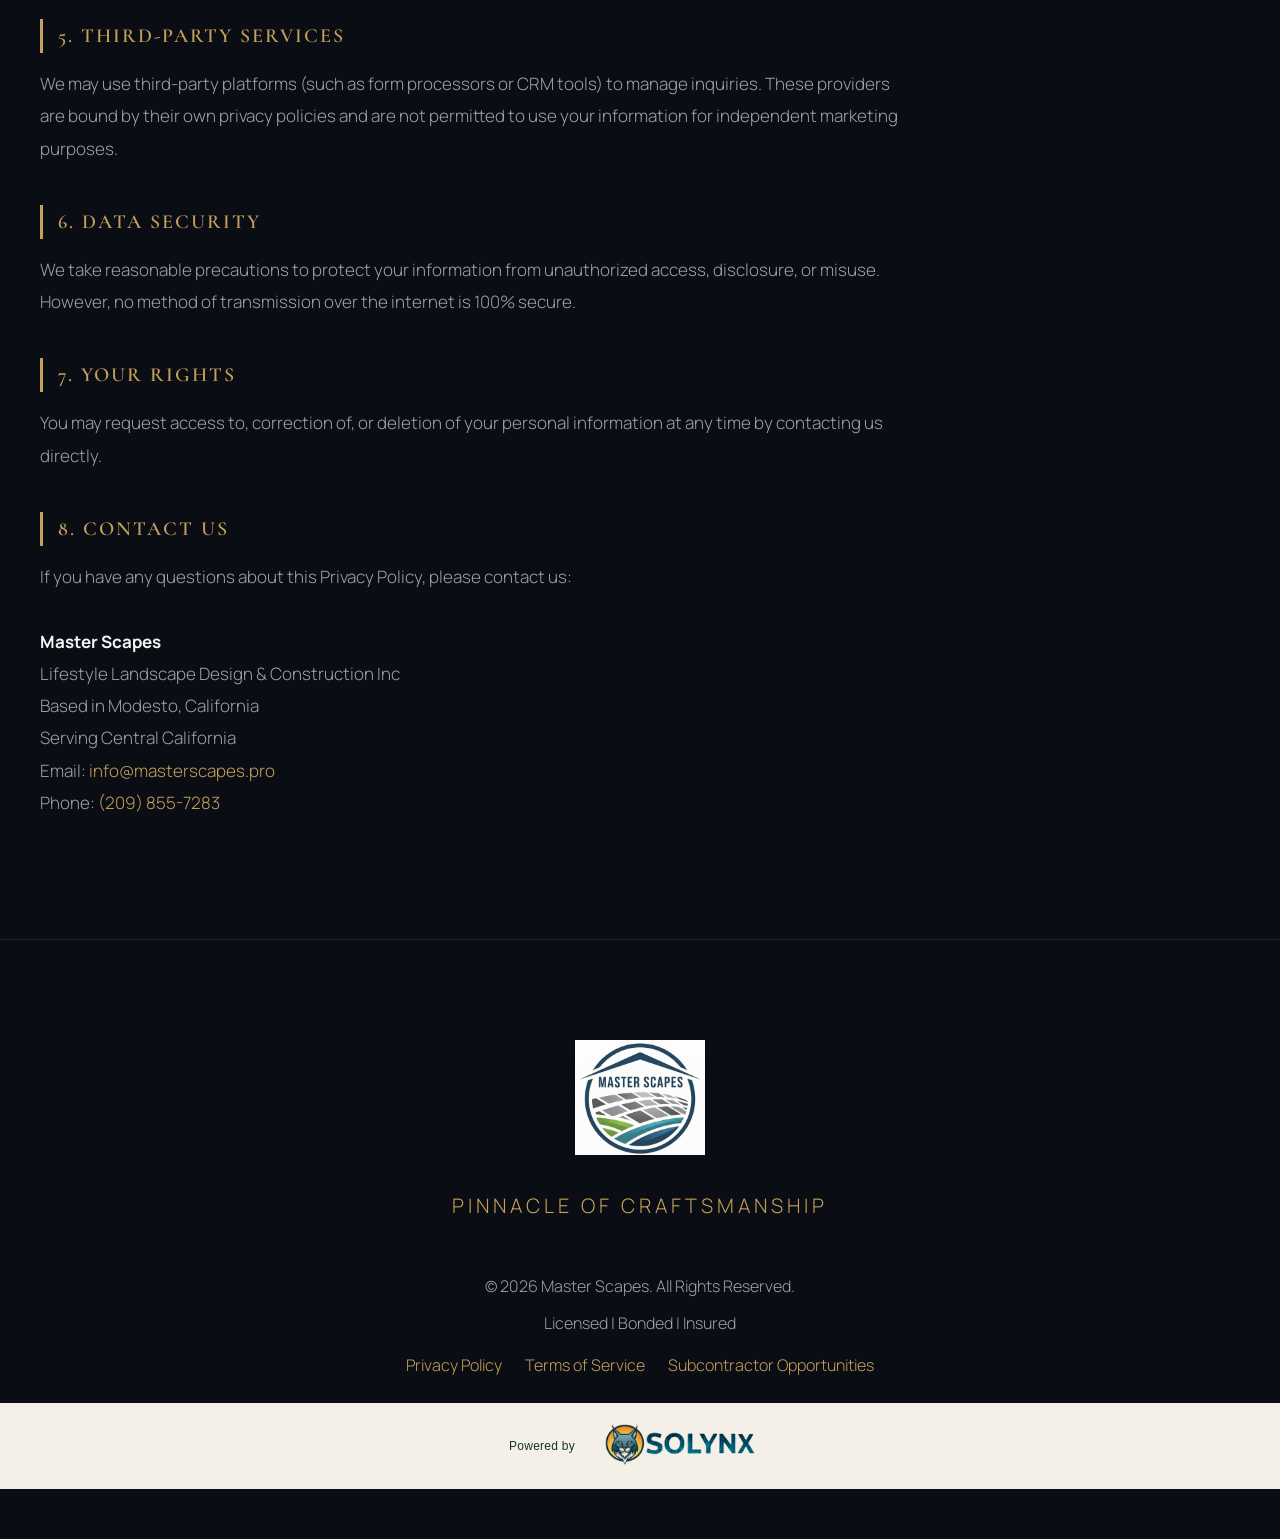
<file: privacy.html>
<!DOCTYPE html>
<html lang="en">

<head>
    <link rel="canonical" href="https://www.masterscapes.pro/privacy.html">
    <meta charset="UTF-8">
    <meta name="viewport" content="width=device-width, initial-scale=1.0">
    <meta name="description"
        content="Privacy Policy for Master Scapes, DBA of Lifestyle Landscape Design & Construction Inc. Learn how we protect your information.">
    <meta name="robots" content="noindex">
    <title>Privacy Policy | Master Scapes</title>
    <link rel="stylesheet" href="style.css">
    <link rel="icon" href="favicon.ico">
    <link rel="icon" type="image/png" sizes="32x32" href="favicon-32x32.png">
    <link rel="icon" type="image/png" sizes="16x16" href="favicon-16x16.png">
    <link rel="apple-touch-icon" href="apple-touch-icon.png">
    <link href="https://fonts.googleapis.com/css2?family=Cormorant+Garamond:ital,wght@0,500;0,600;1,500&family=Manrope:wght@400;500;600;700&display=swap"
        rel="stylesheet">
    <style>
        .legal-page {
            padding: 160px 0 100px;
            min-height: 100vh;
            background: var(--primary-dark);
        }

        .legal-page h1 {
            font-size: clamp(32px, 5vw, 60px);
            color: var(--text-light);
            letter-spacing: 4px;
            text-transform: uppercase;
            margin-bottom: 10px;
        }

        .legal-page .legal-subtitle {
            color: var(--accent-gold);
            font-size: 16px;
            letter-spacing: 3px;
            text-transform: uppercase;
            margin-bottom: 60px;
            display: block;
        }

        .legal-body {
            max-width: 860px;
        }

        .legal-body h2 {
            color: var(--accent-gold);
            font-size: 20px;
            letter-spacing: 2px;
            text-transform: uppercase;
            margin: 40px 0 15px;
            border-left: 3px solid var(--accent-gold);
            padding-left: 15px;
        }

        .legal-body p {
            color: var(--text-gray);
            font-size: 17px;
            font-weight: 300;
            line-height: 1.9;
            margin-bottom: 20px;
        }

        .legal-body a {
            color: var(--accent-gold);
            text-decoration: none;
        }

        .legal-body a:hover {
            color: #fff;
        }

        .back-link {
            display: inline-block;
            margin-bottom: 50px;
            color: var(--accent-gold);
            text-decoration: none;
            font-size: 15px;
            letter-spacing: 2px;
            text-transform: uppercase;
            transition: var(--transition);
        }

        .back-link:hover {
            color: #fff;
        }
    </style>
</head>

<body>
    <!-- Header -->
    <header class="header scrolled">
        <nav class="navbar">
            <div class="container">
                <div class="nav-identity">
                    <a class="nav-brand" href="index.html" aria-label="Master Scapes home">
                        <span class="nav-emblem" aria-hidden="true"><img src="images/masterscapes-logo.png" alt="" class="logo"></span>
                        <span class="nav-wordmark"><strong>Master Scapes</strong><small>Outdoor Living &middot; Central California</small></span>
                    </a>
                    <a class="nav-sales-contact" href="tel:+12098857098" aria-label="Call Master Scapes Sales at 209-885-7098"><span>Sales</span><strong>209-885-7098</strong></a>
                </div>
            </div>
        </nav>
    </header>

    <section class="legal-page">
        <div class="container">
            <div class="legal-body">
                <a href="index.html" class="back-link">← Back to Home</a>
                <h1>Privacy Policy</h1>
                <span class="legal-subtitle">Last Updated: March 2025</span>

                <h2>1. About Us</h2>
                <p>
                    This website is operated by <strong style="color: var(--text-light);">Lifestyle Landscape Design
                        &amp; Construction Inc</strong>,
                    DBA <strong style="color: var(--text-light);">Master Scapes</strong>, a licensed hardscape and
                    landscape contractor
                    serving Central California.
                </p>

                <h2>2. Information We Collect</h2>
                <p>
                    We respect your privacy. Any information submitted through this website — including your name,
                    phone number, email address, and project details — is used solely for responding to inquiries
                    and providing our services. We do not sell or rent your personal information to third parties.
                </p>
                <p>
                    Master Scapes may collect information through <strong style="color: var(--text-light);">website forms, chat widgets, phone calls, SMS, email, and subcontractor application forms</strong>. Information collected through these channels is used solely to respond to inquiries, evaluate potential working relationships, and provide services.
                </p>

                <h2>2a. Subcontractor Application Data</h2>
                <p>
                    Uploaded documents submitted through our subcontractor application forms — including portfolios, licenses, insurance certificates, and project photos — are used only to evaluate potential working relationships and are not sold or shared for marketing purposes. These documents are reviewed by authorized Master Scapes personnel only.
                </p>

                <h2>3. SMS &amp; Mobile Messaging</h2>
                <p>
                    By providing your phone number, you may opt in to receive SMS text messages from Master Scapes
                    regarding your project inquiry, appointment reminders, and service updates.
                </p>
                <p>
                    <strong style="color: var(--text-light);">No mobile information will be shared with third parties or
                        affiliates for
                        marketing or promotional purposes.</strong> All categories exclude text messaging originator
                    opt-in data and consent; this information will not be shared with any third parties.
                </p>
                <p>
                    Message frequency varies. Message and data rates may apply. Reply <strong
                        style="color: var(--text-light);">STOP</strong> at
                    any time to opt out. Reply <strong style="color: var(--text-light);">HELP</strong> for assistance.
                    Carriers are not liable for delayed or undelivered messages.
                </p>

                <h2>4. Cookies &amp; Analytics</h2>
                <p>
                    This website may use basic analytics tools to understand visitor behavior and improve user
                    experience. No personally identifiable information is collected through cookies without your
                    consent.
                </p>

                <h2>5. Third-Party Services</h2>
                <p>
                    We may use third-party platforms (such as form processors or CRM tools) to manage inquiries.
                    These providers are bound by their own privacy policies and are not permitted to use your
                    information for independent marketing purposes.
                </p>

                <h2>6. Data Security</h2>
                <p>
                    We take reasonable precautions to protect your information from unauthorized access, disclosure,
                    or misuse. However, no method of transmission over the internet is 100% secure.
                </p>

                <h2>7. Your Rights</h2>
                <p>
                    You may request access to, correction of, or deletion of your personal information at any time
                    by contacting us directly.
                </p>

                <h2>8. Contact Us</h2>
                <p>
                    If you have any questions about this Privacy Policy, please contact us:<br><br>
                    <strong style="color: var(--text-light);">Master Scapes</strong><br>
                    Lifestyle Landscape Design &amp; Construction Inc<br>
                    Based in Modesto, California<br>
                    Serving Central California<br>
                    Email: <a href="mailto:info@masterscapes.pro">info@masterscapes.pro</a><br>
                    Phone: <a href="tel:+12098557283">(209) 855-7283</a>
                </p>
            </div>
        </div>
    </section>

    <!-- Footer -->
    <footer class="footer">
        <div class="container">
            <div class="footer-content">
                <div class="footer-brand">
                    <img src="images/masterscapes-logo.svg" alt="Master Scapes Luxury Hardscape Contractor" class="footer-logo">
                    <p class="footer-tagline">Pinnacle of Craftsmanship</p>
                </div>
                <div class="footer-info">
                    <p>&copy; 2026 Master Scapes. All Rights Reserved.</p>
                    <p>Licensed | Bonded | Insured</p>
                    <p style="margin-top: 15px;">
                        <a href="privacy.html"
                            style="color: var(--accent-gold); text-decoration: none; margin-right: 20px;">Privacy
                            Policy</a>
                        <a href="terms.html" style="color: var(--accent-gold); text-decoration: none; margin-right: 20px;">Terms of
                            Service</a>
                        <a href="careers.html" style="color: var(--accent-gold); text-decoration: none;">Subcontractor Opportunities</a>
                    </p>
                </div>
            </div>
        </div>
    <a class="solynx-credit" href="https://solynx.solutions" target="_blank" rel="noopener noreferrer" aria-label="Powered by SOLYNX - website design and development"><span>Powered by</span><img src="/images/solynx-logo.png" alt="SOLYNX" width="184" height="54" loading="lazy"></a>
</footer>

</body>

</html>
</file>
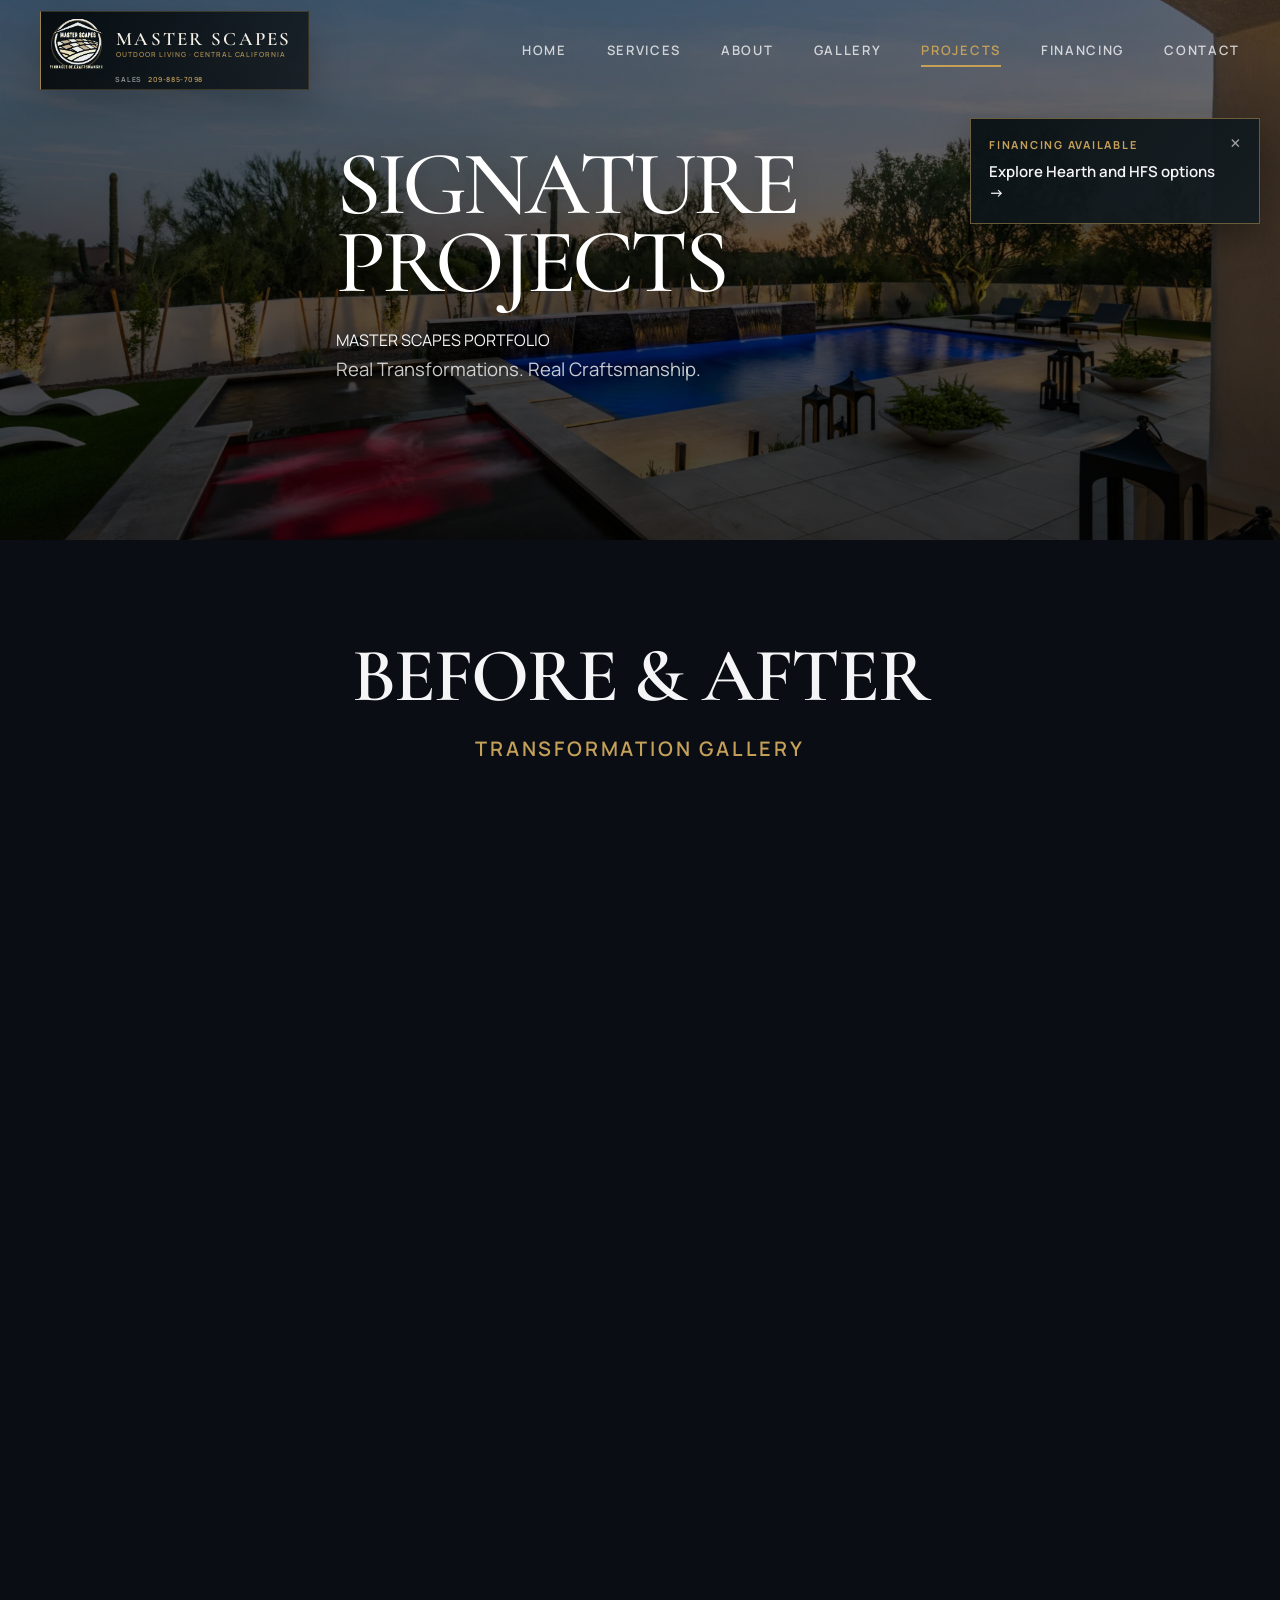
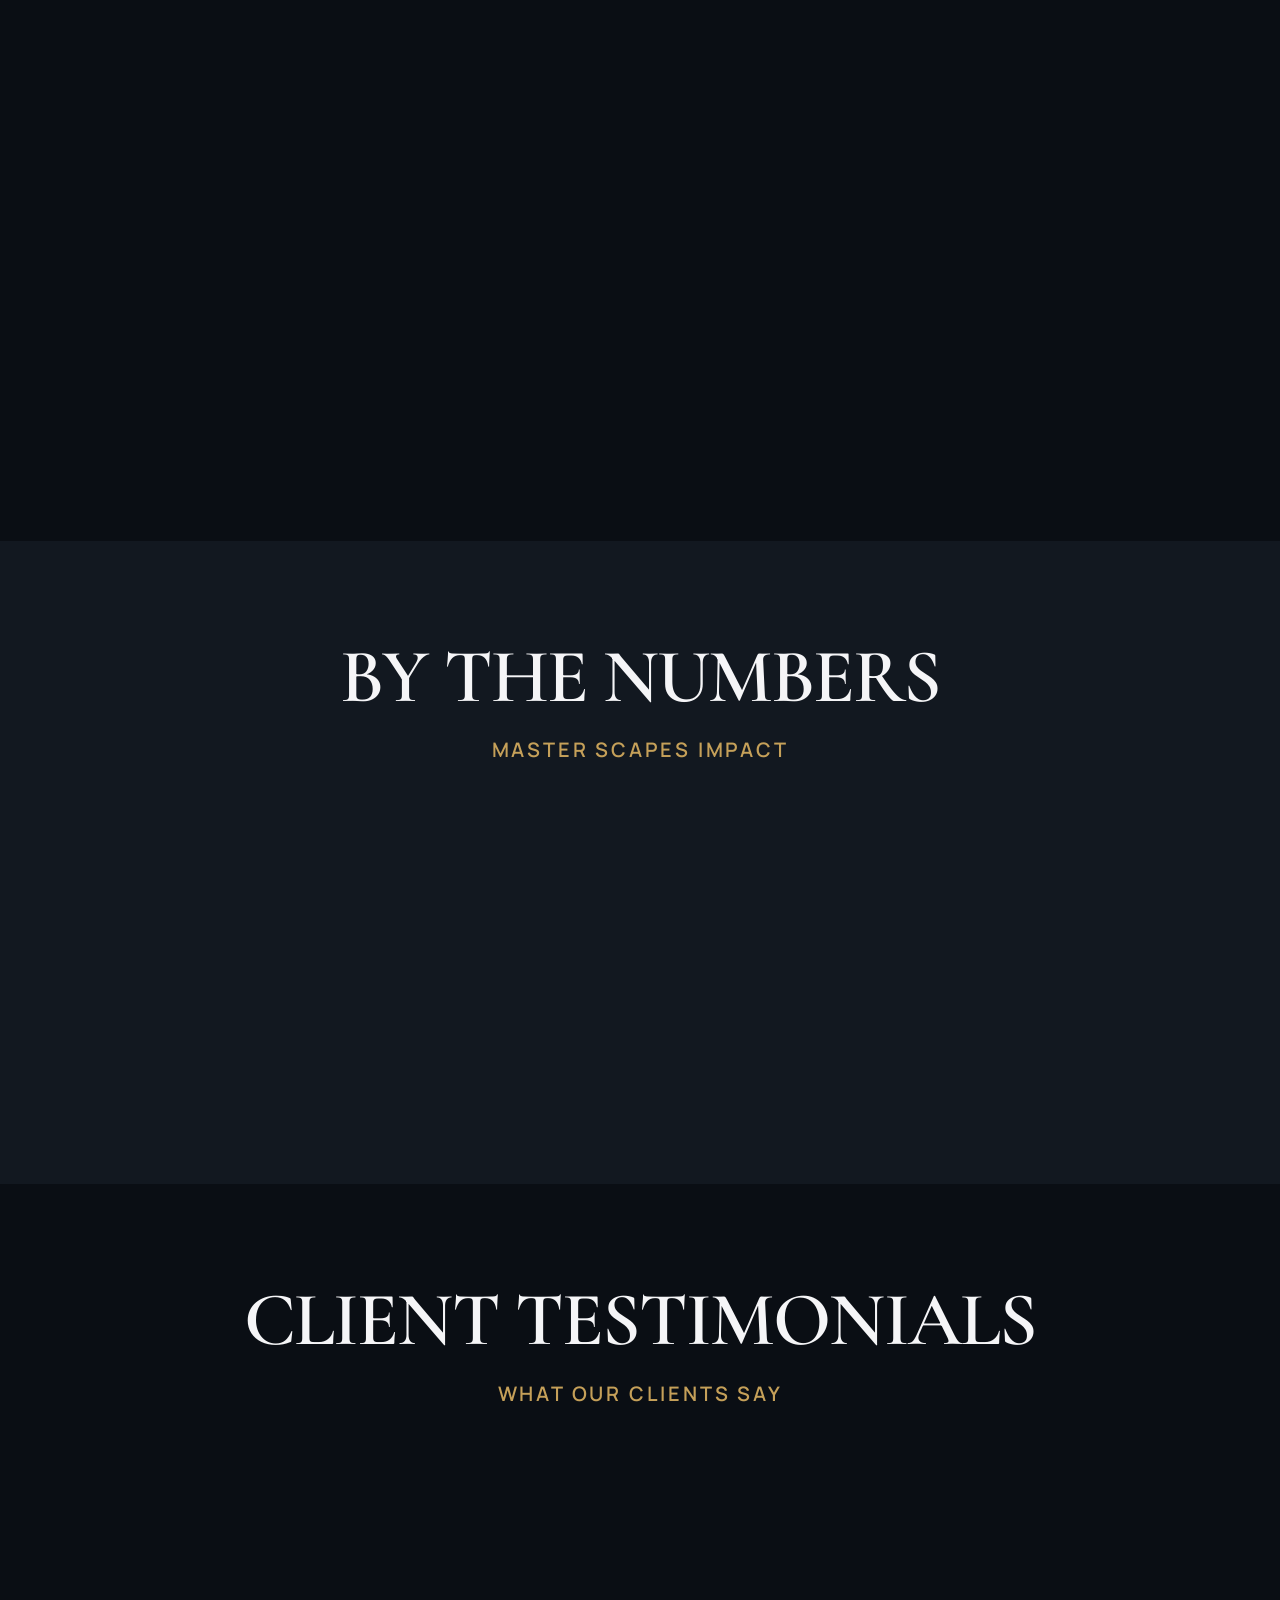
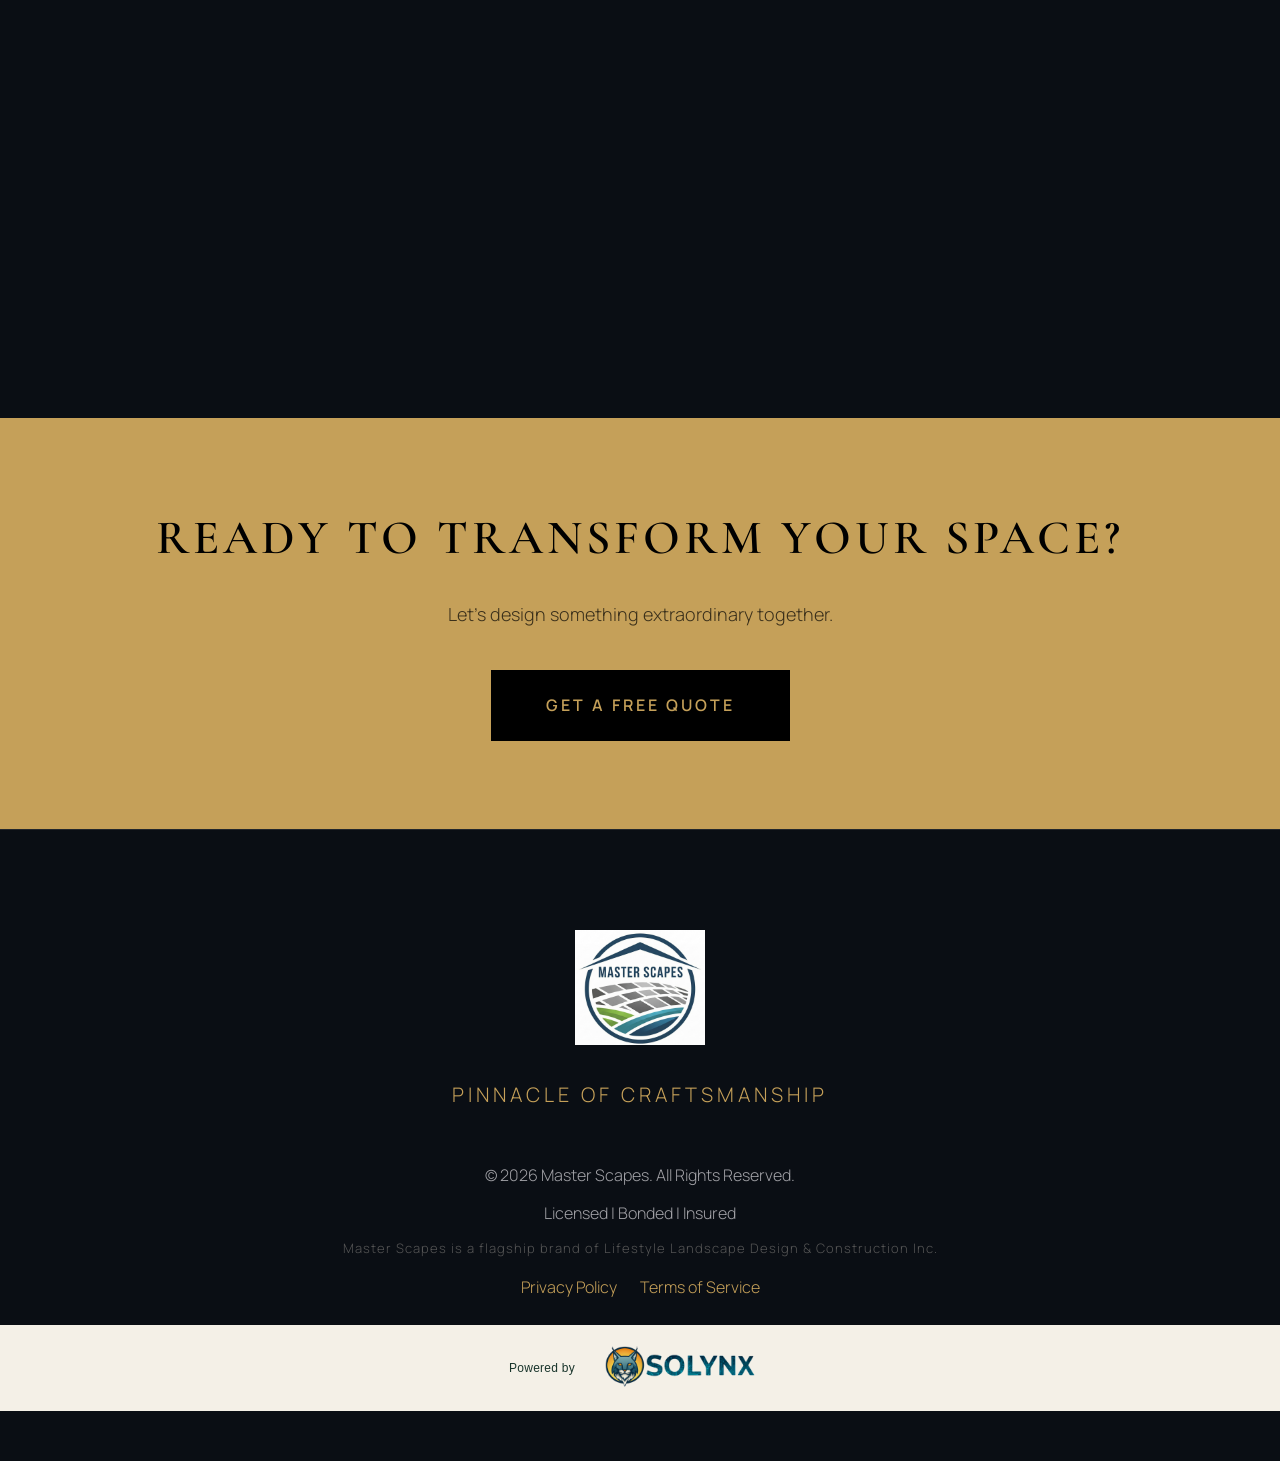
<file: projects.html>
<!DOCTYPE html>
<html lang="en">

<head>
    <meta charset="UTF-8">
    <meta name="viewport" content="width=device-width, initial-scale=1.0">
    <meta name="description"
        content="Explore Master Scapes signature hardscape projects across Central California — luxury pavers, pool decks, outdoor kitchens, and complete backyard transformations.">
    <meta property="og:title" content="Master Scapes Signature Projects">
    <meta property="og:description"
        content="Before & after transformations, project highlights, and client testimonials from Central California's premier hardscape contractor.">
    <meta property="og:image" content="images/UltimateBackyardPage_Function-scaled-1920x1280.webp">
    <meta property="og:type" content="website">
    <title>Master Scapes Signature Projects</title>
    <link rel="canonical" href="https://www.masterscapes.pro/projects.html">
    <link rel="stylesheet" href="style.css">
    <link rel="icon" href="favicon.ico">
    <link rel="icon" type="image/png" sizes="32x32" href="favicon-32x32.png">
    <link rel="icon" type="image/png" sizes="16x16" href="favicon-16x16.png">
    <link rel="apple-touch-icon" href="apple-touch-icon.png">
    <link href="https://fonts.googleapis.com/css2?family=Cormorant+Garamond:ital,wght@0,500;0,600;1,500&family=Manrope:wght@400;500;600;700&display=swap"
        rel="stylesheet">
    <style>
        /* Projects Page Styles */
        .projects-hero {
            height: 60vh;
            min-height: 500px;
            background: linear-gradient(rgba(0, 0, 0, 0.5), rgba(0, 0, 0, 0.75)),
                url('images/UltimateBackyardPage_Function-scaled-1920x1280.webp');
            background-size: cover;
            background-position: center;
            display: flex;
            align-items: center;
            justify-content: center;
            text-align: center;
            padding-top: var(--nav-height);
        }

        .projects-section {
            padding: 100px 0;
            background: var(--primary-dark);
        }

        .projects-section.alt {
            background: var(--secondary-dark);
        }

        /* Before / After Gallery */
        .ba-grid {
            display: grid;
            grid-template-columns: repeat(auto-fit, minmax(300px, 1fr));
            gap: 40px;
            margin-top: 60px;
        }

        .ba-card {
            position: relative;
            overflow: hidden;
            border: 1px solid var(--glass-border);
            border-radius: 4px;
            background: var(--secondary-dark);
            transition: var(--transition);
        }

        .ba-card:hover {
            transform: translateY(-8px);
            border-color: var(--accent-gold);
            box-shadow: 0 20px 50px rgba(0, 0, 0, 0.5);
        }

        .ba-card img {
            width: 100%;
            height: 320px;
            object-fit: cover;
            display: block;
            transition: transform 0.8s cubic-bezier(0.2, 1, 0.2, 1);
        }

        .ba-card:hover img {
            transform: scale(1.05);
        }

        .ba-label {
            position: absolute;
            top: 20px;
            left: 20px;
            background: var(--accent-gold);
            color: #000;
            padding: 6px 16px;
            font-size: 12px;
            font-weight: 700;
            letter-spacing: 3px;
            text-transform: uppercase;
        }

        .ba-info {
            padding: 30px;
        }

        .ba-info h3 {
            color: var(--accent-gold);
            font-size: 22px;
            letter-spacing: 2px;
            text-transform: uppercase;
            margin-bottom: 12px;
        }

        .ba-info p {
            color: var(--text-gray);
            font-size: 16px;
            font-weight: 300;
            line-height: 1.7;
        }

        /* Project Highlights */
        .highlights-grid {
            display: grid;
            grid-template-columns: repeat(3, 1fr);
            gap: 30px;
            margin-top: 60px;
        }

        .highlight-item {
            text-align: center;
            padding: 50px 30px;
            border: 1px solid var(--glass-border);
            background: var(--primary-dark);
            transition: var(--transition);
        }

        .highlight-item:hover {
            border-color: var(--accent-gold);
            transform: translateY(-5px);
        }

        .highlight-num {
            font-size: 64px;
            font-weight: 700;
            color: var(--accent-gold);
            line-height: 1;
            margin-bottom: 10px;
            letter-spacing: -2px;
        }

        .highlight-label {
            color: var(--text-light);
            font-size: 16px;
            letter-spacing: 3px;
            text-transform: uppercase;
            font-weight: 400;
        }

        .highlight-sub {
            color: var(--text-gray);
            font-size: 14px;
            margin-top: 10px;
            font-weight: 300;
        }

        /* Testimonials */
        .testimonials-grid {
            display: grid;
            grid-template-columns: repeat(auto-fit, minmax(300px, 1fr));
            gap: 40px;
            margin-top: 60px;
        }

        .testimonial-card {
            padding: 50px 40px;
            background: var(--primary-dark);
            border-left: 3px solid var(--accent-gold);
            transition: var(--transition);
        }

        .testimonial-card:hover {
            transform: translateX(8px);
        }

        .testimonial-quote {
            font-size: 48px;
            color: var(--accent-gold);
            line-height: 0.5;
            margin-bottom: 25px;
            opacity: 0.6;
        }

        .testimonial-text {
            color: var(--text-gray);
            font-size: 17px;
            font-weight: 300;
            line-height: 1.9;
            margin-bottom: 30px;
            font-style: italic;
        }

        .testimonial-author {
            color: var(--text-light);
            font-size: 16px;
            font-weight: 600;
            letter-spacing: 2px;
            text-transform: uppercase;
        }

        .testimonial-location {
            color: var(--accent-gold);
            font-size: 13px;
            letter-spacing: 2px;
            text-transform: uppercase;
            margin-top: 5px;
            font-weight: 300;
        }

        .cta-band {
            background: var(--accent-gold);
            padding: 80px 0;
            text-align: center;
        }

        .cta-band h2 {
            color: #000;
            font-size: clamp(28px, 4vw, 48px);
            letter-spacing: 4px;
            text-transform: uppercase;
            margin-bottom: 20px;
        }

        .cta-band p {
            color: rgba(0, 0, 0, 0.7);
            font-size: 18px;
            font-weight: 300;
            margin-bottom: 40px;
        }

        .btn-dark {
            background: #000;
            color: var(--accent-gold);
            letter-spacing: 3px;
        }

        .btn-dark:hover {
            background: #fff;
            color: #000;
            transform: translateY(-5px);
        }

        @media (max-width: 1024px) {
            .highlights-grid {
                grid-template-columns: repeat(2, 1fr);
            }
        }

        @media (max-width: 768px) {
            .highlights-grid {
                grid-template-columns: 1fr;
            }
        }
    </style>
</head>

<body>
    <!-- Header -->
    <header class="header">
        <nav class="navbar">
            <div class="container">
                <div class="nav-identity">
                    <a class="nav-brand" href="index.html" aria-label="Master Scapes home">
                        <span class="nav-emblem" aria-hidden="true"><img src="images/masterscapes-logo.png" alt="" class="logo"></span>
                        <span class="nav-wordmark"><strong>Master Scapes</strong><small>Outdoor Living &middot; Central California</small></span>
                    </a>
                    <a class="nav-sales-contact" href="tel:+12098857098" aria-label="Call Master Scapes Sales at 209-885-7098"><span>Sales</span><strong>209-885-7098</strong></a>
                </div>
                <ul class="nav-menu">
                    <li><a href="index.html#home" class="nav-link">Home</a></li>
                    <li><a href="index.html#services" class="nav-link">Services</a></li>
                    <li><a href="index.html#about" class="nav-link">About</a></li>
                    <li><a href="index.html#gallery" class="nav-link">Gallery</a></li>
                    <li><a href="projects.html" class="nav-link active">Projects</a></li>
                    <li><a href="index.html#financing" class="nav-link">Financing</a></li>
                    <li><a href="index.html#contact" class="nav-link">Contact</a></li>
                </ul>
                <button class="mobile-toggle" aria-label="Toggle menu">
                    <span></span>
                    <span></span>
                    <span></span>
                </button>
            </div>
        </nav>
    </header>

    <!-- Projects Hero -->
    <section class="projects-hero">
        <div class="hero-content">
            <h1 class="hero-title">SIGNATURE PROJECTS</h1>
            <p class="hero-tagline">MASTER SCAPES PORTFOLIO</p>
            <p class="hero-subtitle">Real Transformations. Real Craftsmanship.</p>
        </div>
    </section>

    <!-- Before / After Gallery -->
    <section class="projects-section">
        <div class="container">
            <h2 class="section-title">BEFORE &amp; AFTER</h2>
            <p class="section-subtitle">TRANSFORMATION GALLERY</p>
            <div class="ba-grid">

                <div class="ba-card reveal">
                    <img src="images/Travertine-Pavers-1024x683.avif" alt="Travertine Pool Deck">
                    <span class="ba-label">After</span>
                    <div class="ba-info">
                        <h3>Travertine Pool Deck</h3>
                        <p>A complete pool surround replacement using premium travertine pavers — slip-resistant,
                            elegant, and built to withstand Central California summers.</p>
                    </div>
                </div>

                <div class="ba-card reveal">
                    <img src="images/Concrete-Pavers-1024x567.avif" alt="Modern Concrete Patio">
                    <span class="ba-label">After</span>
                    <div class="ba-info">
                        <h3>Modern Concrete Patio</h3>
                        <p>Contemporary large-format concrete pavers installed to create a seamless indoor-outdoor
                            entertainment space with precision craftsmanship.</p>
                    </div>
                </div>

                <div class="ba-card reveal">
                    <img src="images/Acrylic-Topped-Concrete-1024x683.avif" alt="Acrylic Deck Coating">
                    <span class="ba-label">After</span>
                    <div class="ba-info">
                        <h3>Acrylic Deck Resurfacing</h3>
                        <p>High-performance acrylic coating over existing concrete — a cost-effective way to transform
                            worn surfaces with a fresh, durable finish.</p>
                    </div>
                </div>

                <div class="ba-card reveal">
                    <img src="images/476790760_615844884526223_7264637262798902124_n.jpg" alt="Custom Hardscape">
                    <span class="ba-label">After</span>
                    <div class="ba-info">
                        <h3>Custom Hardscape Design</h3>
                        <p>A luxury outdoor living area featuring custom stonework, elevated seating, and a seamless
                            flow from indoor to outdoor entertaining.</p>
                    </div>
                </div>

                <div class="ba-card reveal">
                    <img src="images/480141365_618220387622006_8633764257277710164_n.jpg"
                        alt="Artisan Stone Installation">
                    <span class="ba-label">After</span>
                    <div class="ba-info">
                        <h3>Artisan Stone Work</h3>
                        <p>Handcrafted stone installation combining natural textures with precise cuts — a signature
                            example of Master Scapes craftsmanship.</p>
                    </div>
                </div>

                <div class="ba-card reveal">
                    <img src="images/UltimateBackyardPage_Function-scaled-1920x1280.webp" alt="Ultimate Backyard">
                    <span class="ba-label">After</span>
                    <div class="ba-info">
                        <h3>Ultimate Backyard Transformation</h3>
                        <p>A complete outdoor living system — pavers, outdoor kitchen, fire feature, and landscape
                            design — delivering the pinnacle of craftsmanship.</p>
                    </div>
                </div>

            </div>
        </div>
    </section>

    <!-- Project Highlights -->
    <section class="projects-section alt">
        <div class="container">
            <h2 class="section-title">BY THE NUMBERS</h2>
            <p class="section-subtitle">MASTER SCAPES IMPACT</p>
            <div class="highlights-grid">
                <div class="highlight-item reveal">
                    <div class="highlight-num">150+</div>
                    <div class="highlight-label">Projects Completed</div>
                    <div class="highlight-sub">Across Central California</div>
                </div>
                <div class="highlight-item reveal">
                    <div class="highlight-num">10+</div>
                    <div class="highlight-label">Years of Craftsmanship</div>
                    <div class="highlight-sub">Built on discipline and precision</div>
                </div>
                <div class="highlight-item reveal">
                    <div class="highlight-num">100%</div>
                    <div class="highlight-label">Client Satisfaction</div>
                    <div class="highlight-sub">Our standard, every project</div>
                </div>
            </div>
        </div>
    </section>

    <!-- Client Testimonials -->
    <section class="projects-section">
        <div class="container">
            <h2 class="section-title">CLIENT TESTIMONIALS</h2>
            <p class="section-subtitle">WHAT OUR CLIENTS SAY</p>
            <div class="testimonials-grid">

                <div class="testimonial-card reveal">
                    <div class="testimonial-quote">"</div>
                    <p class="testimonial-text">Dennis and his crew transformed our backyard completely. The travertine
                        pool deck looks stunning and every detail was handled with precision. We couldn't be happier
                        with the result.</p>
                    <div class="testimonial-author">The Martinez Family</div>
                    <div class="testimonial-location">Modesto, CA</div>
                </div>

                <div class="testimonial-card reveal">
                    <div class="testimonial-quote">"</div>
                    <p class="testimonial-text">Master Scapes delivered exactly what they promised — on time, on budget,
                        and with craftsmanship we've never seen from other contractors. Our patio is the envy of the
                        neighborhood.</p>
                    <div class="testimonial-author">Robert &amp; Lisa G.</div>
                    <div class="testimonial-location">Turlock, CA</div>
                </div>

                <div class="testimonial-card reveal">
                    <div class="testimonial-quote">"</div>
                    <p class="testimonial-text">From the first consultation to the final walkthrough, Dennis brought a
                        level of professionalism and artistry that sets Master Scapes apart. Truly the pinnacle of
                        craftsmanship.</p>
                    <div class="testimonial-author">The Nguyen Family</div>
                    <div class="testimonial-location">Stockton, CA</div>
                </div>

            </div>
        </div>
    </section>

    <!-- CTA Band -->
    <section class="cta-band">
        <div class="container">
            <h2>READY TO TRANSFORM YOUR SPACE?</h2>
            <p>Let's design something extraordinary together.</p>
            <a href="index.html#contact" class="btn btn-dark">GET A FREE QUOTE</a>
        </div>
    </section>

    <!-- Footer -->
    <footer class="footer">
        <div class="container">
            <div class="footer-content">
                <div class="footer-brand">
                    <img src="images/masterscapes-logo.svg" alt="Master Scapes Luxury Hardscape Contractor" class="footer-logo">
                    <p class="footer-tagline">Pinnacle of Craftsmanship</p>
                </div>
                <div class="footer-info">
                    <p>&copy; 2026 Master Scapes. All Rights Reserved.</p>
                    <p>Licensed | Bonded | Insured</p>
                    <p style="font-size:13px; color:#555; margin-top:10px; font-weight:300; letter-spacing:1px;">Master
                        Scapes is a flagship brand of Lifestyle Landscape Design &amp; Construction Inc.</p>
                    <p style="margin-top: 15px;">
                        <a href="privacy.html"
                            style="color: var(--accent-gold); text-decoration: none; margin-right: 20px;">Privacy
                            Policy</a>
                        <a href="terms.html" style="color: var(--accent-gold); text-decoration: none;">Terms of
                            Service</a>
                    </p>
                </div>
            </div>
        </div>
    <a class="solynx-credit" href="https://solynx.solutions" target="_blank" rel="noopener noreferrer" aria-label="Powered by SOLYNX - website design and development"><span>Powered by</span><img src="/images/solynx-logo.png" alt="SOLYNX" width="184" height="54" loading="lazy"></a>
</footer>

    <script src="script.js"></script>
</body>

</html>
</file>
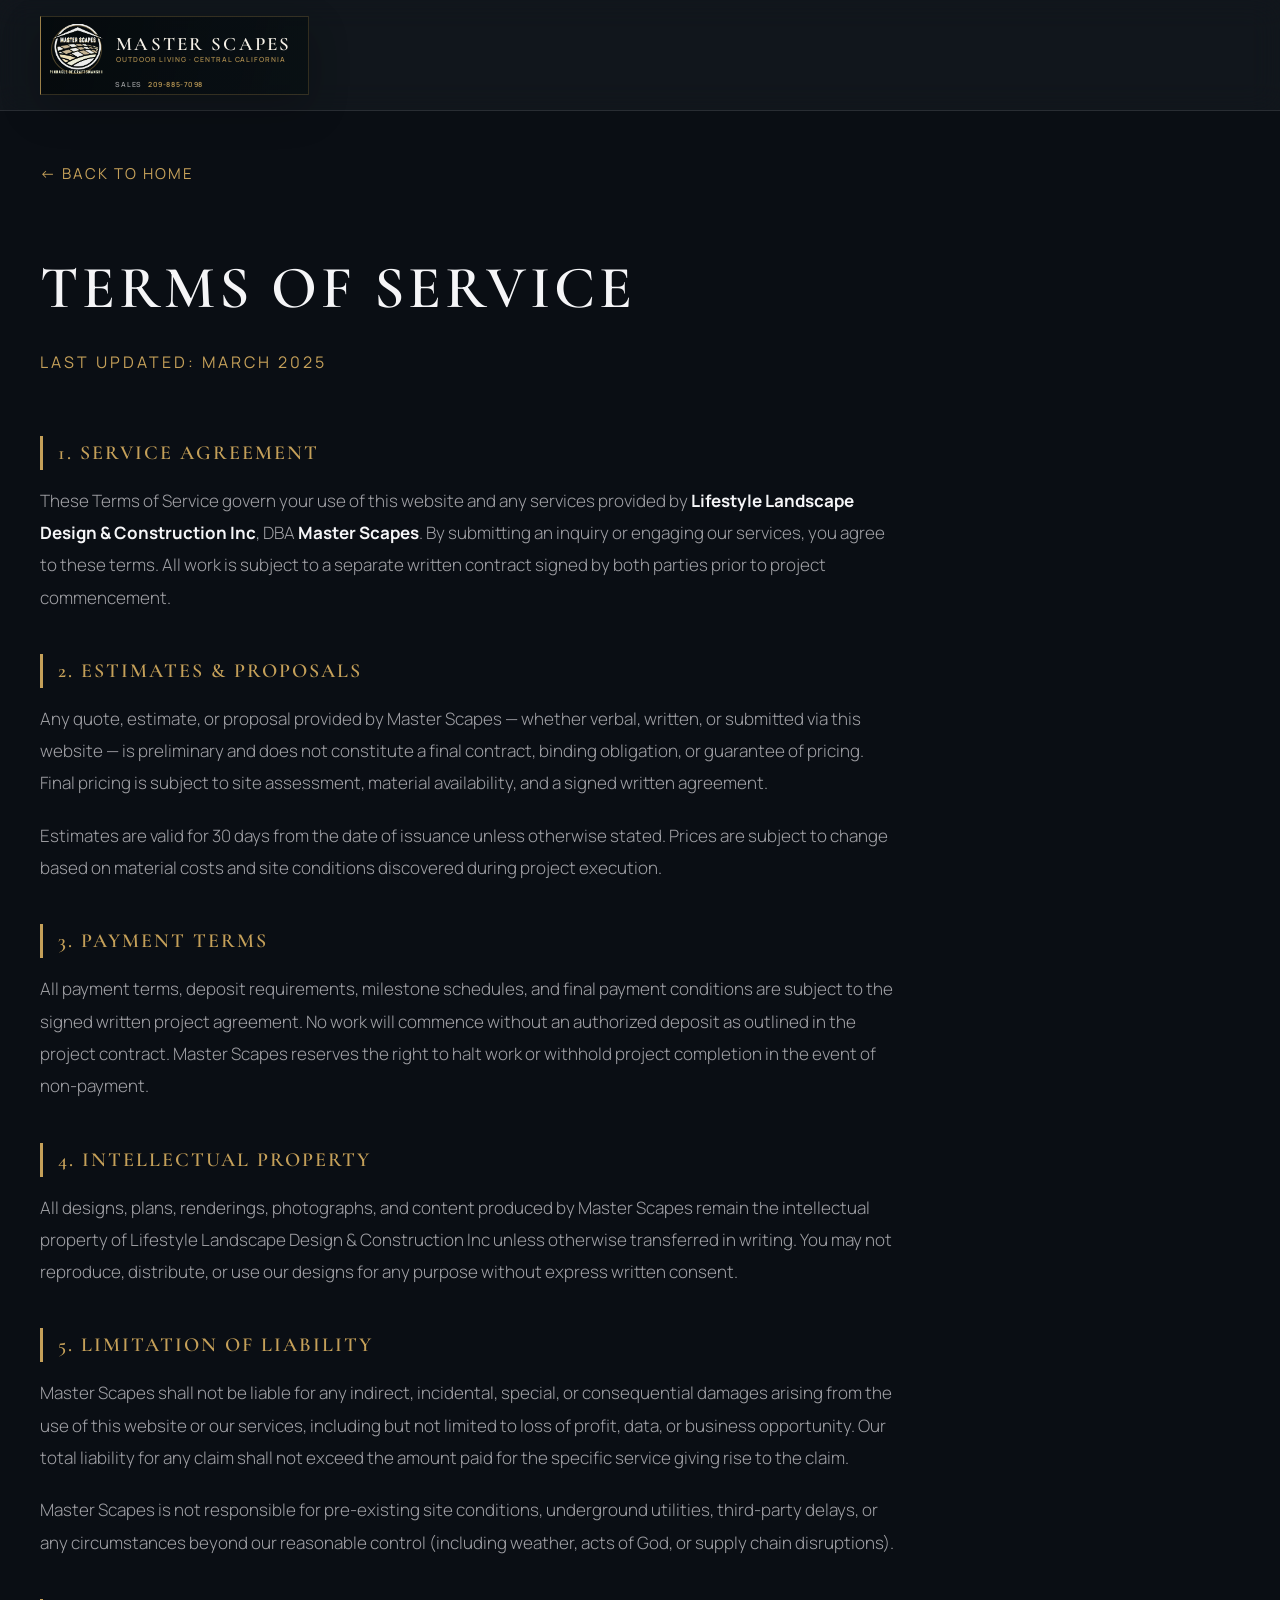
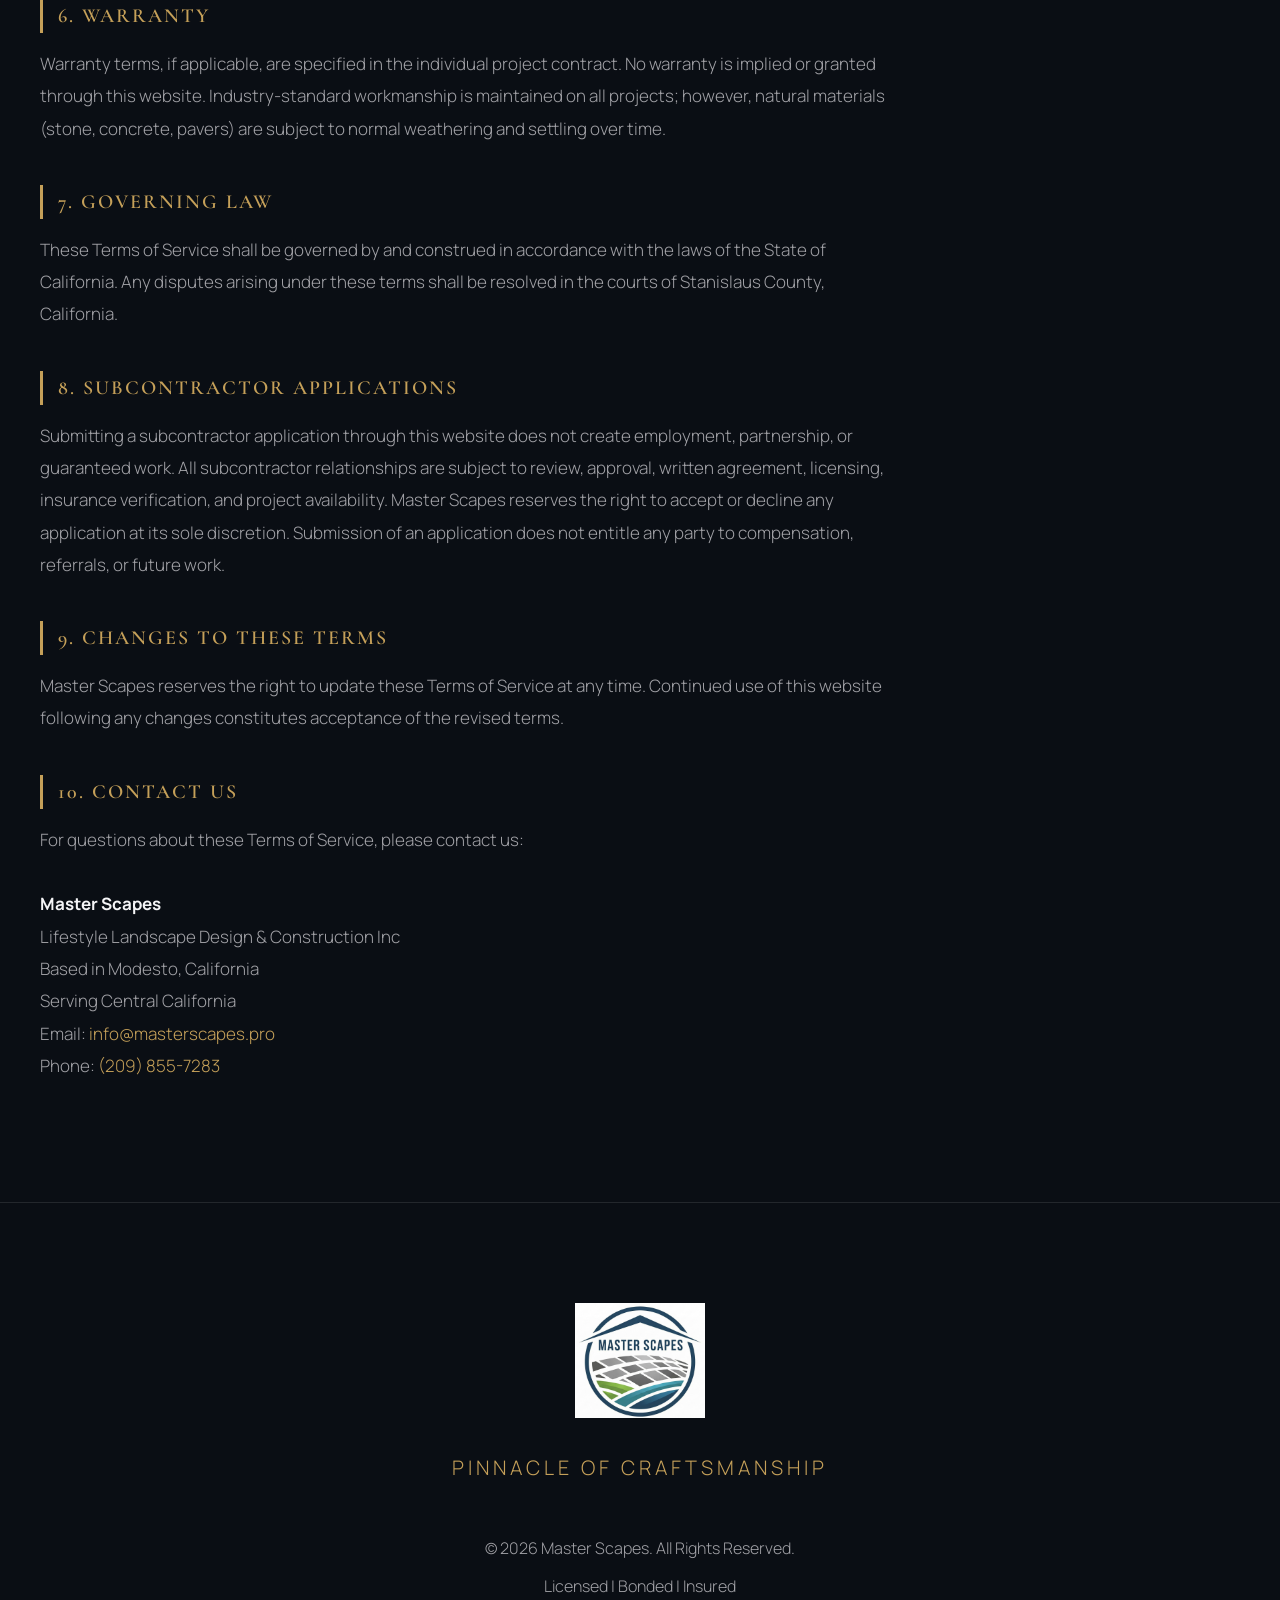
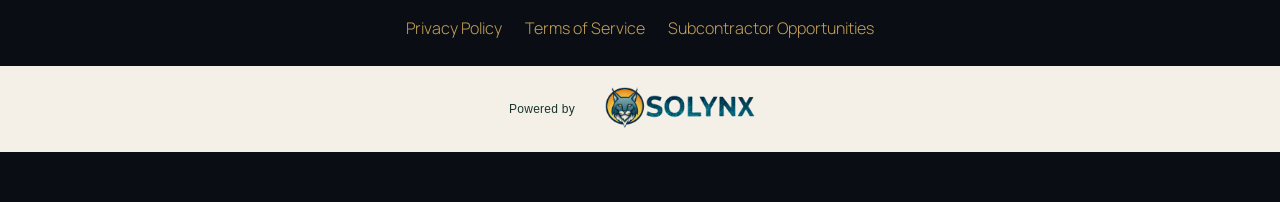
<file: terms.html>
<!DOCTYPE html>
<html lang="en">

<head>
    <link rel="canonical" href="https://www.masterscapes.pro/terms.html">
    <meta charset="UTF-8">
    <meta name="viewport" content="width=device-width, initial-scale=1.0">
    <meta name="description"
        content="Terms of Service for Master Scapes — Lifestyle Landscape Design & Construction Inc. Understand our service agreement, estimates, and liability terms.">
    <meta name="robots" content="noindex">
    <title>Terms of Service | Master Scapes</title>
    <link rel="stylesheet" href="style.css">
    <link rel="icon" href="favicon.ico">
    <link rel="icon" type="image/png" sizes="32x32" href="favicon-32x32.png">
    <link rel="icon" type="image/png" sizes="16x16" href="favicon-16x16.png">
    <link rel="apple-touch-icon" href="apple-touch-icon.png">
    <link href="https://fonts.googleapis.com/css2?family=Cormorant+Garamond:ital,wght@0,500;0,600;1,500&family=Manrope:wght@400;500;600;700&display=swap"
        rel="stylesheet">
    <style>
        .legal-page {
            padding: 160px 0 100px;
            min-height: 100vh;
            background: var(--primary-dark);
        }

        .legal-page h1 {
            font-size: clamp(32px, 5vw, 60px);
            color: var(--text-light);
            letter-spacing: 4px;
            text-transform: uppercase;
            margin-bottom: 10px;
        }

        .legal-page .legal-subtitle {
            color: var(--accent-gold);
            font-size: 16px;
            letter-spacing: 3px;
            text-transform: uppercase;
            margin-bottom: 60px;
            display: block;
        }

        .legal-body {
            max-width: 860px;
        }

        .legal-body h2 {
            color: var(--accent-gold);
            font-size: 20px;
            letter-spacing: 2px;
            text-transform: uppercase;
            margin: 40px 0 15px;
            border-left: 3px solid var(--accent-gold);
            padding-left: 15px;
        }

        .legal-body p {
            color: var(--text-gray);
            font-size: 17px;
            font-weight: 300;
            line-height: 1.9;
            margin-bottom: 20px;
        }

        .legal-body a {
            color: var(--accent-gold);
            text-decoration: none;
        }

        .legal-body a:hover {
            color: #fff;
        }

        .back-link {
            display: inline-block;
            margin-bottom: 50px;
            color: var(--accent-gold);
            text-decoration: none;
            font-size: 15px;
            letter-spacing: 2px;
            text-transform: uppercase;
            transition: var(--transition);
        }

        .back-link:hover {
            color: #fff;
        }
    </style>
</head>

<body>
    <!-- Header -->
    <header class="header scrolled">
        <nav class="navbar">
            <div class="container">
                <div class="nav-identity">
                    <a class="nav-brand" href="index.html" aria-label="Master Scapes home">
                        <span class="nav-emblem" aria-hidden="true"><img src="images/masterscapes-logo.png" alt="" class="logo"></span>
                        <span class="nav-wordmark"><strong>Master Scapes</strong><small>Outdoor Living &middot; Central California</small></span>
                    </a>
                    <a class="nav-sales-contact" href="tel:+12098857098" aria-label="Call Master Scapes Sales at 209-885-7098"><span>Sales</span><strong>209-885-7098</strong></a>
                </div>
            </div>
        </nav>
    </header>

    <section class="legal-page">
        <div class="container">
            <div class="legal-body">
                <a href="index.html" class="back-link">← Back to Home</a>
                <h1>Terms of Service</h1>
                <span class="legal-subtitle">Last Updated: March 2025</span>

                <h2>1. Service Agreement</h2>
                <p>
                    These Terms of Service govern your use of this website and any services provided by
                    <strong style="color: var(--text-light);">Lifestyle Landscape Design &amp; Construction
                        Inc</strong>,
                    DBA <strong style="color: var(--text-light);">Master Scapes</strong>. By submitting an inquiry or
                    engaging our services, you agree to these terms. All work is subject to a separate written
                    contract signed by both parties prior to project commencement.
                </p>

                <h2>2. Estimates &amp; Proposals</h2>
                <p>
                    Any quote, estimate, or proposal provided by Master Scapes — whether verbal, written, or
                    submitted via this website — is preliminary and does not constitute a final contract, binding
                    obligation, or guarantee of pricing. Final pricing is subject to site assessment, material
                    availability, and a signed written agreement.
                </p>
                <p>
                    Estimates are valid for 30 days from the date of issuance unless otherwise stated. Prices
                    are subject to change based on material costs and site conditions discovered during project
                    execution.
                </p>

                <h2>3. Payment Terms</h2>
                <p>
                    All payment terms, deposit requirements, milestone schedules, and final payment conditions
                    are subject to the signed written project agreement. No work will commence without an
                    authorized deposit as outlined in the project contract. Master Scapes reserves the right
                    to halt work or withhold project completion in the event of non-payment.
                </p>

                <h2>4. Intellectual Property</h2>
                <p>
                    All designs, plans, renderings, photographs, and content produced by Master Scapes remain
                    the intellectual property of Lifestyle Landscape Design &amp; Construction Inc unless
                    otherwise transferred in writing. You may not reproduce, distribute, or use our designs
                    for any purpose without express written consent.
                </p>

                <h2>5. Limitation of Liability</h2>
                <p>
                    Master Scapes shall not be liable for any indirect, incidental, special, or consequential
                    damages arising from the use of this website or our services, including but not limited to
                    loss of profit, data, or business opportunity. Our total liability for any claim shall not
                    exceed the amount paid for the specific service giving rise to the claim.
                </p>
                <p>
                    Master Scapes is not responsible for pre-existing site conditions, underground utilities,
                    third-party delays, or any circumstances beyond our reasonable control (including weather,
                    acts of God, or supply chain disruptions).
                </p>

                <h2>6. Warranty</h2>
                <p>
                    Warranty terms, if applicable, are specified in the individual project contract. No warranty
                    is implied or granted through this website. Industry-standard workmanship is maintained on
                    all projects; however, natural materials (stone, concrete, pavers) are subject to normal
                    weathering and settling over time.
                </p>

                <h2>7. Governing Law</h2>
                <p>
                    These Terms of Service shall be governed by and construed in accordance with the laws of the
                    State of California. Any disputes arising under these terms shall be resolved in the courts
                    of Stanislaus County, California.
                </p>

                <h2>8. Subcontractor Applications</h2>
                <p>
                    Submitting a subcontractor application through this website does not create employment, partnership, or guaranteed work. All subcontractor relationships are subject to review, approval, written agreement, licensing, insurance verification, and project availability. Master Scapes reserves the right to accept or decline any application at its sole discretion. Submission of an application does not entitle any party to compensation, referrals, or future work.
                </p>

                <h2>9. Changes to These Terms</h2>
                <p>
                    Master Scapes reserves the right to update these Terms of Service at any time. Continued use
                    of this website following any changes constitutes acceptance of the revised terms.
                </p>

                <h2>10. Contact Us</h2>
                <p>
                    For questions about these Terms of Service, please contact us:<br><br>
                    <strong style="color: var(--text-light);">Master Scapes</strong><br>
                    Lifestyle Landscape Design &amp; Construction Inc<br>
                    Based in Modesto, California<br>
                    Serving Central California<br>
                    Email: <a href="mailto:info@masterscapes.pro">info@masterscapes.pro</a><br>
                    Phone: <a href="tel:+12098557283">(209) 855-7283</a>
                </p>
            </div>
        </div>
    </section>

    <!-- Footer -->
    <footer class="footer">
        <div class="container">
            <div class="footer-content">
                <div class="footer-brand">
                    <img src="images/masterscapes-logo.svg" alt="Master Scapes Luxury Hardscape Contractor" class="footer-logo">
                    <p class="footer-tagline">Pinnacle of Craftsmanship</p>
                </div>
                <div class="footer-info">
                    <p>&copy; 2026 Master Scapes. All Rights Reserved.</p>
                    <p>Licensed | Bonded | Insured</p>
                    <p style="margin-top: 15px;">
                        <a href="privacy.html"
                            style="color: var(--accent-gold); text-decoration: none; margin-right: 20px;">Privacy
                            Policy</a>
                        <a href="terms.html" style="color: var(--accent-gold); text-decoration: none; margin-right: 20px;">Terms of
                            Service</a>
                        <a href="careers.html" style="color: var(--accent-gold); text-decoration: none;">Subcontractor Opportunities</a>
                    </p>
                </div>
            </div>
        </div>
    <a class="solynx-credit" href="https://solynx.solutions" target="_blank" rel="noopener noreferrer" aria-label="Powered by SOLYNX - website design and development"><span>Powered by</span><img src="/images/solynx-logo.png" alt="SOLYNX" width="184" height="54" loading="lazy"></a>
</footer>

</body>

</html>
</file>
<file: style.css>
/* Master Scapes - Premium Craftsmanship Design */

/* Variables */
:root {
    --primary-dark: #0a0e14;
    --secondary-dark: #121820;
    --accent-gold: #c5a059;
    --accent-gold-glow: rgba(197, 160, 89, 0.4);
    --text-light: #f5f5f7;
    --text-gray: #a1a1a6;
    --glass-bg: rgba(20, 26, 32, 0.7);
    --glass-border: rgba(255, 255, 255, 0.1);
    --nav-height: 100px;
    --transition: all 0.4s cubic-bezier(0.4, 0, 0.2, 1);
}

/* Reset */
* {
    margin: 0;
    padding: 0;
    box-sizing: border-box; /* Mobile fix: prevents padding from causing overflow */
}

/* ── Mobile Safety Rules ─────────────────────────────────────────
   Prevents horizontal scroll on all iPhone / modern mobile sizes.
   Do NOT remove these — they are the foundational overflow guard.
───────────────────────────────────────────────────────────────── */
html {
    scroll-behavior: smooth;
    background: var(--primary-dark);
    width: 100%;
    max-width: 100%;
    overflow-x: hidden; /* Mobile fix: global horizontal overflow lock */
}

/* Mobile fix: constrain all media so nothing breaks out of viewport */
img,
video {
    max-width: 100%;
    height: auto;
}

.scroll-progress {
    position: fixed;
    top: 0;
    left: 0;
    width: 0%;
    height: 3px;
    background: linear-gradient(to right, var(--accent-gold), #fff);
    z-index: 2000;
    transition: width 0.1s ease;
}

body {
    font-family: 'Manrope', Arial, sans-serif;
    line-height: 1.7;
    color: var(--text-light);
    background: var(--primary-dark);
    overflow-x: hidden; /* Mobile fix: belt-and-suspenders overflow lock on body */
    width: 100%;
    max-width: 100%;
}

h1,
h2,
h3 {
    font-family: 'Cormorant Garamond', Georgia, serif;
    font-weight: 600;
}

/* Mobile fix: responsive padding via clamp — no overflow on narrow screens */
.container {
    width: 100%;
    max-width: 1400px;
    margin: 0 auto;
    padding-left: clamp(16px, 4vw, 40px);
    padding-right: clamp(16px, 4vw, 40px);
}

/* Scrollbar */
::-webkit-scrollbar {
    width: 10px;
}

::-webkit-scrollbar-track {
    background: var(--primary-dark);
}

::-webkit-scrollbar-thumb {
    background: var(--accent-gold);
    border-radius: 5px;
}

/* Header */
.header {
    position: fixed;
    top: 0;
    left: 0;
    width: 100%;
    z-index: 1000;
    transition: var(--transition);
    background: transparent;
}

.header.scrolled {
    background: var(--glass-bg);
    backdrop-filter: blur(15px);
    -webkit-backdrop-filter: blur(15px);
    border-bottom: 1px solid var(--glass-border);
    padding: 5px 0;
}

.navbar .container {
    display: flex;
    justify-content: space-between;
    align-items: center;
    /* Mobile fix: use clamp so nav never overflows on small phones */
    padding: 20px clamp(16px, 4vw, 40px);
    height: var(--nav-height);
}

.nav-identity {
    position: relative;
    flex-shrink: 0;
}

.nav-brand {
    display: flex;
    align-items: center;
    gap: 13px;
    position: relative;
    isolation: isolate;
    flex-shrink: 0;
    min-height: 66px;
    padding: 7px 16px 19px 9px;
    border: 1px solid rgba(197, 160, 89, 0.24);
    border-left-color: rgba(197, 160, 89, 0.78);
    background: linear-gradient(105deg, rgba(5, 10, 13, 0.94), rgba(8, 15, 18, 0.74));
    box-shadow: 0 14px 40px rgba(0, 0, 0, 0.22);
    color: var(--text-light);
    text-decoration: none;
    transition: border-color 240ms ease, background 240ms ease, transform 240ms ease;
}

.nav-sales-contact {
    position: absolute;
    left: 75px;
    bottom: 7px;
    z-index: 2;
    display: inline-flex;
    align-items: baseline;
    gap: 6px;
    color: rgba(255, 255, 255, 0.58);
    font: 600 7px/1 'Manrope', sans-serif;
    letter-spacing: 0.12em;
    text-decoration: none;
    text-transform: uppercase;
    transition: color 200ms ease;
}

.nav-sales-contact strong {
    color: rgba(197, 160, 89, 0.96);
    font: inherit;
    letter-spacing: 0.08em;
}

.nav-sales-contact:hover,
.nav-sales-contact:focus-visible {
    color: #fff;
}

.nav-brand:hover {
    border-color: rgba(197, 160, 89, 0.52);
    background: linear-gradient(105deg, rgba(6, 12, 15, 0.98), rgba(12, 20, 23, 0.86));
    transform: translateY(-1px);
}

.nav-emblem {
    width: 53px;
    height: 51px;
    flex: 0 0 53px;
    overflow: hidden;
    position: relative;
}

.nav-emblem::after {
    content: '';
    position: absolute;
    inset: 1px;
    border: 1px solid rgba(197, 160, 89, 0.38);
    border-radius: 50%;
    pointer-events: none;
}

.logo {
    width: 56px;
    height: auto;
    max-width: none;
    display: block;
    transform: translate(-1px, -1px);
    filter: invert(1) sepia(1) saturate(0.8) brightness(1.45) contrast(1.2);
    mix-blend-mode: screen;
    opacity: 0.92;
    transition: opacity 240ms ease;
}

.nav-brand:hover .logo {
    opacity: 1;
}

.nav-wordmark {
    display: flex;
    flex-direction: column;
    gap: 3px;
    white-space: nowrap;
}

.nav-wordmark strong {
    color: #f5f0e7;
    font: 600 19px/1 'Cormorant Garamond', Georgia, serif;
    letter-spacing: 0.12em;
    text-transform: uppercase;
}

.nav-wordmark small {
    color: rgba(197, 160, 89, 0.82);
    font: 600 7px/1.2 'Manrope', sans-serif;
    letter-spacing: 0.14em;
    text-transform: uppercase;
}


.nav-menu {
    display: flex;
    list-style: none;
    gap: 40px;
}

.nav-link {
    color: var(--text-light);
    text-decoration: none;
    font-family: 'Manrope', Arial, sans-serif;
    font-weight: 600;
    font-size: 13px;
    letter-spacing: 0.13em;
    text-transform: uppercase;
    transition: var(--transition);
    position: relative;
    opacity: 0.8;
}

.nav-link::after {
    content: '';
    position: absolute;
    bottom: -8px;
    left: 0;
    width: 0;
    height: 2px;
    background: var(--accent-gold);
    transition: var(--transition);
}

.nav-link:hover,
.nav-link.active {
    opacity: 1;
    color: var(--accent-gold);
}

.nav-link:hover::after,
.nav-link.active::after {
    width: 100%;
}

.mobile-toggle {
    display: none;
    flex-direction: column;
    background: none;
    border: none;
    cursor: pointer;
    gap: 6px;
    padding: 10px;
}

.mobile-toggle span {
    width: 30px;
    height: 2px;
    background: var(--text-light);
    transition: var(--transition);
}

/* Compact financing discovery notice. Kept in the upper corner so the live
   chat widget and any bottom consent controls retain their own space. */
.financing-notice {
    position: fixed;
    top: calc(var(--nav-height) + 18px);
    right: 20px;
    z-index: 980;
    width: min(290px, calc(100vw - 40px));
    padding: 17px 42px 17px 18px;
    border: 1px solid rgba(197, 160, 89, 0.5);
    background: linear-gradient(135deg, rgba(11, 18, 22, 0.97), rgba(20, 29, 34, 0.95));
    box-shadow: 0 14px 34px rgba(0, 0, 0, 0.35);
    font-family: 'Manrope', Arial, sans-serif;
    animation: financingNoticeIn 520ms cubic-bezier(0.2, 0.9, 0.2, 1) both;
    transition: opacity 220ms ease, transform 220ms ease;
}

.financing-notice.is-dismissed {
    opacity: 0;
    transform: translateY(-8px);
    pointer-events: none;
}

.financing-notice-eyebrow {
    display: block;
    margin-bottom: 6px;
    color: var(--accent-gold);
    font-size: 11px;
    font-weight: 700;
    letter-spacing: 0.16em;
    text-transform: uppercase;
}

.financing-notice-link {
    display: inline-block;
    color: var(--text-light);
    font: 600 15px/1.4 'Manrope', Arial, sans-serif;
    text-decoration: none;
}

.financing-notice-link:hover,
.financing-notice-link:focus-visible {
    color: var(--accent-gold);
    text-decoration: underline;
    text-underline-offset: 4px;
}

.financing-notice-close {
    position: absolute;
    top: 8px;
    right: 8px;
    width: 32px;
    height: 32px;
    border: 0;
    background: transparent;
    color: var(--text-gray);
    cursor: pointer;
    font: 400 22px/1 'Manrope', Arial, sans-serif;
}

.financing-notice-close:hover,
.financing-notice-close:focus-visible {
    color: var(--text-light);
    outline: 2px solid var(--accent-gold);
    outline-offset: 1px;
}

@keyframes financingNoticeIn {
    from {
        opacity: 0;
        transform: translateY(-12px) scale(0.98);
    }
    to {
        opacity: 1;
        transform: translateY(0) scale(1);
    }
}

@media (prefers-reduced-motion: reduce) {
    .financing-notice {
        animation: none;
        transition: none;
    }
}

/* Hero Section */
.hero {
    min-height: max(720px, 100svh);
    background: url('images/UltimateBackyardPage_Form-scaled-1920x1283.webp');
    background-size: cover;
    background-position: center;
    display: flex;
    align-items: center;
    position: relative;
    isolation: isolate;
    overflow: hidden;
    padding: calc(var(--nav-height) + 56px) 0 64px;
}

.hero-video {
    position: absolute;
    inset: 0;
    z-index: 0;
    width: 100%;
    height: 100%;
    max-width: none;
    object-fit: cover;
    object-position: 58% center;
}

.hero::before {
    content: '';
    position: absolute;
    inset: 0;
    z-index: 1;
    background:
        linear-gradient(90deg, rgba(4, 8, 9, 0.94) 0%, rgba(4, 8, 9, 0.82) 32%, rgba(4, 8, 9, 0.35) 66%, rgba(4, 8, 9, 0.12) 100%),
        linear-gradient(180deg, rgba(4, 8, 9, 0.22) 0%, rgba(4, 8, 9, 0.05) 55%, rgba(4, 8, 9, 0.72) 100%);
    pointer-events: none;
}

.hero .container {
    position: relative;
    z-index: 2;
    display: flex;
    align-items: center;
}

.hero::after {
    content: '';
    position: absolute;
    bottom: 0;
    left: 0;
    width: 100%;
    height: 1px;
    background: linear-gradient(90deg, transparent 0%, rgba(197, 160, 89, 0.9) 18%, rgba(197, 160, 89, 0.9) 82%, transparent 100%);
    pointer-events: none;
    z-index: 3;
}

.hero-frame {
    position: absolute;
    z-index: 2;
    inset: calc(var(--nav-height) + 22px) clamp(18px, 3vw, 52px) 30px;
    border-left: 1px solid rgba(197, 160, 89, 0.58);
    border-top: 1px solid rgba(197, 160, 89, 0.28);
    pointer-events: none;
}

.hero-frame::before,
.hero-frame::after {
    content: '';
    position: absolute;
    background: rgba(197, 160, 89, 0.7);
}

.hero-frame::before {
    left: -1px;
    top: 0;
    width: 1px;
    height: 58px;
}

.hero-frame::after {
    left: 0;
    top: -1px;
    width: 58px;
    height: 1px;
}

.hero-content {
    max-width: 660px;
    width: min(660px, 62vw);
    margin: clamp(20px, 5vh, 64px) 0 0 clamp(24px, 4vw, 64px);
    text-align: left;
    position: relative;
    z-index: 2;
}

@media (prefers-reduced-motion: reduce) {
    .hero-video {
        display: none;
    }

}

.hero-kicker {
    display: flex;
    align-items: center;
    gap: 16px;
    margin-bottom: 24px;
    color: rgba(255, 255, 255, 0.72);
    font: 600 11px/1.2 'Manrope', sans-serif;
    letter-spacing: 0.2em;
    text-transform: uppercase;
}

.hero-kicker span:first-child {
    color: var(--accent-gold);
}

.hero-kicker span + span {
    display: flex;
    align-items: center;
    gap: 16px;
}

.hero-kicker span + span::before {
    content: '';
    width: 44px;
    height: 1px;
    background: rgba(197, 160, 89, 0.58);
}

.hero-title {
    margin: 0 0 26px;
    color: #fff;
    font: 500 clamp(64px, 7.1vw, 106px)/0.86 'Cormorant Garamond', Georgia, serif;
    letter-spacing: -0.045em;
    text-wrap: balance;
    text-shadow: 0 5px 30px rgba(0, 0, 0, 0.32);
}

.hero-title em {
    color: var(--accent-gold);
    font-weight: 500;
}

.hero-subtitle {
    max-width: 570px;
    margin: 0 0 34px;
    color: rgba(255, 255, 255, 0.78);
    font: 400 clamp(16px, 1.45vw, 19px)/1.7 'Manrope', sans-serif;
    letter-spacing: 0;
}

.hero-actions {
    display: flex;
    align-items: center;
    gap: 30px;
}

.hero-primary {
    display: inline-flex;
    align-items: center;
    justify-content: center;
    gap: 18px;
    min-height: 54px;
    padding: 0 26px;
    background: #efe9dc;
    color: #101515;
    text-decoration: none;
    font: 600 12px/1 'Manrope', sans-serif;
    letter-spacing: 0.13em;
    text-transform: uppercase;
    transition: background 220ms ease, color 220ms ease, transform 220ms ease;
}

.hero-primary span {
    color: #8c6d34;
    font-size: 17px;
    transition: transform 220ms ease;
}

.hero-primary:hover {
    background: var(--accent-gold);
    color: #070a0a;
    transform: translateY(-2px);
}

.hero-primary:hover span {
    transform: translateX(4px);
}

.hero-phone {
    color: #fff;
    text-decoration: none;
    border-bottom: 1px solid rgba(197, 160, 89, 0.68);
    padding: 10px 0 8px;
    font: 600 13px/1 'Manrope', sans-serif;
    letter-spacing: 0.1em;
    transition: color 220ms ease, border-color 220ms ease;
}

.hero-phone span {
    margin-right: 8px;
    color: rgba(255, 255, 255, 0.58);
    font-weight: 400;
}

.hero-phone:hover {
    color: var(--accent-gold);
    border-color: var(--accent-gold);
}

.hero-assurance {
    display: flex;
    gap: 26px;
    margin-top: 23px;
    color: rgba(255, 255, 255, 0.58);
    font: 500 11px/1.4 'Manrope', sans-serif;
    letter-spacing: 0.08em;
    text-transform: uppercase;
}

.hero-assurance span {
    display: flex;
    align-items: center;
    gap: 9px;
}

.hero-assurance span::before {
    content: '';
    width: 4px;
    height: 4px;
    border-radius: 50%;
    background: var(--accent-gold);
}

.hero-disciplines {
    display: flex;
    gap: 30px;
    margin-top: clamp(46px, 8vh, 88px);
    color: rgba(255, 255, 255, 0.66);
    font: 500 10px/1 'Manrope', sans-serif;
    letter-spacing: 0.18em;
    text-transform: uppercase;
}

.hero-disciplines span + span {
    position: relative;
}

.hero-disciplines span + span::before {
    content: '';
    position: absolute;
    left: -16px;
    top: 50%;
    width: 3px;
    height: 3px;
    border-radius: 50%;
    background: rgba(197, 160, 89, 0.75);
}

.hero-origin {
    margin-top: 18px;
    color: rgba(255, 255, 255, 0.4);
    font: 500 9px/1.4 'Manrope', sans-serif;
    letter-spacing: 0.13em;
    text-transform: uppercase;
}

.hero-origin strong {
    color: rgba(255, 255, 255, 0.66);
    font-weight: 500;
}

/* Buttons */
.btn {
    display: inline-block;
    /* Mobile fix: clamp padding so button doesn't overflow narrow screens */
    padding: clamp(14px, 3vw, 22px) clamp(24px, 8vw, 55px);
    text-decoration: none;
    font-weight: 600;
    letter-spacing: 3px;
    text-transform: uppercase;
    transition: var(--transition);
    border: none;
    cursor: pointer;
    font-size: clamp(14px, 2vw, 16px);
    font-family: 'Manrope', Arial, sans-serif;
    position: relative;
    overflow: hidden;
}

.btn-primary {
    background: var(--accent-gold);
    color: #000;
    box-shadow: 0 10px 30px var(--accent-gold-glow);
}

.btn-primary:hover {
    background: #fff;
    color: #000;
    transform: translateY(-5px);
    box-shadow: 0 15px 40px rgba(255, 255, 255, 0.2);
}

/* ── Call Button ─────────────────────────────────────────────────
   Displays vanity number, reveals real digits on click.
   On mobile the tel: link triggers the native dialer.
──────────────────────────────────────────────────────────────── */
.btn-call {
    display: inline-flex;
    align-items: center;
    gap: 10px;
    background: transparent;
    border: 2px solid var(--accent-gold);
    color: var(--accent-gold);
    padding: clamp(12px, 2.5vw, 16px) clamp(20px, 5vw, 36px);
    text-decoration: none;
    font-weight: 600;
    font-size: clamp(14px, 2vw, 16px);
    letter-spacing: 2px;
    text-transform: uppercase;
    font-family: 'Manrope', Arial, sans-serif;
    transition: var(--transition);
    cursor: pointer;
    position: relative;
}

.btn-call::before {
    content: '📞';
    font-size: 1em;
    flex-shrink: 0;
}

.btn-call:hover {
    background: var(--accent-gold);
    color: #000;
    transform: translateY(-3px);
    box-shadow: 0 8px 24px var(--accent-gold-glow);
}

/* Pulse animation on mobile to draw attention */
@media (hover: none) {
    .btn-call {
        animation: callPulse 2.5s ease-in-out infinite;
    }
}

@keyframes callPulse {
    0%, 100% { box-shadow: 0 0 0 0 rgba(197, 160, 89, 0.5); }
    50%       { box-shadow: 0 0 0 10px rgba(197, 160, 89, 0); }
}

/* Number reveal tooltip that appears below the button on click */
.call-reveal {
    display: block;
    margin-top: 8px;
    font-size: 13px;
    color: rgba(255,255,255,0.7);
    letter-spacing: 1px;
    font-weight: 300;
    opacity: 0;
    transform: translateY(-6px);
    transition: opacity 0.3s ease, transform 0.3s ease;
    pointer-events: none;
}

.call-reveal.visible {
    opacity: 1;
    transform: translateY(0);
}

/* Sections */
section {
    padding: 120px 0;
}

.section-title {
    font: 600 clamp(46px, 6vw, 76px)/0.95 'Cormorant Garamond', Georgia, serif;
    text-align: center;
    margin-bottom: 20px;
    color: var(--text-light);
    /* Mobile fix: clamp letter-spacing to prevent overflow on narrow screens */
    letter-spacing: -0.025em;
    text-transform: none;
}

.section-subtitle {
    text-align: center;
    font-size: clamp(14px, 2vw, 20px);
    color: var(--accent-gold);
    margin-bottom: 80px;
    font-family: 'Manrope', Arial, sans-serif;
    font-weight: 600;
    /* Mobile fix: clamp letter-spacing for subtitle */
    letter-spacing: 0.14em;
    text-transform: uppercase;
}

/* Services Section */
.services {
    background: var(--primary-dark);
}

.services-grid {
    display: grid;
    grid-template-columns: repeat(3, 1fr);
    gap: 40px;
}

.service-card {
    background: var(--secondary-dark);
    padding: 60px 40px;
    text-align: center;
    transition: var(--transition);
    border: 1px solid var(--glass-border);
    position: relative;
    z-index: 1;
}

.service-card::before {
    content: '';
    position: absolute;
    top: 0;
    left: 0;
    width: 100%;
    height: 100%;
    background: linear-gradient(135deg, var(--accent-gold), transparent);
    opacity: 0;
    transition: var(--transition);
    z-index: -1;
}

.service-card:hover {
    transform: translateY(-15px);
    border-color: var(--accent-gold);
    box-shadow: 0 20px 50px rgba(0, 0, 0, 0.5);
}

.service-card:hover::before {
    opacity: 0.05;
}

.service-icon {
    font-size: 60px;
    margin-bottom: 30px;
    display: inline-block;
    filter: drop-shadow(0 10px 10px rgba(0, 0, 0, 0.3));
}

.service-card h3 {
    color: var(--accent-gold);
    margin-bottom: 20px;
    font: 600 clamp(27px, 3vw, 34px)/1.05 'Cormorant Garamond', Georgia, serif;
    letter-spacing: -0.01em;
    text-transform: none;
}

.service-card p {
    color: var(--text-gray);
    line-height: 1.8;
    font-size: 17px;
    font-weight: 400;
}

/* Financing Section */
.financing {
    background: var(--primary-dark);
}

.financing-grid {
    display: grid;
    grid-template-columns: repeat(2, minmax(0, 1fr));
    gap: 32px;
    max-width: 1080px;
    margin: 0 auto;
}

.financing-card {
    display: flex;
    flex-direction: column;
    align-items: flex-start;
    min-height: 100%;
    padding: clamp(32px, 5vw, 56px);
    background: var(--secondary-dark);
    border: 1px solid var(--glass-border);
}

.financing-provider {
    margin-bottom: 16px;
    color: var(--accent-gold);
    font-size: 13px;
    font-weight: 700;
    letter-spacing: 0.18em;
}

.financing-card h3 {
    margin-bottom: 18px;
    color: var(--text-light);
    font: 600 clamp(28px, 3vw, 40px)/1.05 'Cormorant Garamond', Georgia, serif;
}

.financing-card > p:not(.financing-provider) {
    margin-bottom: 32px;
    color: var(--text-gray);
    font-size: 17px;
}

.financing-link {
    margin-top: auto;
}

.financing-disclosure {
    max-width: 900px;
    margin: 34px auto 0;
    color: var(--text-gray);
    font-size: 13px;
    line-height: 1.7;
    text-align: center;
}

/* About Section */
.about {
    background: var(--secondary-dark);
    position: relative;
    overflow: hidden;
}

.about-grid {
    display: grid;
    grid-template-columns: 1fr 1.2fr;
    gap: 100px;
    align-items: center;
}

.about-image {
    position: relative;
}

.about-image .image-wrapper {
    position: relative;
    z-index: 1;
}

.about-image::before {
    content: '';
    position: absolute;
    top: -20px;
    left: -20px;
    width: 100%;
    height: 100%;
    border: 2px solid var(--accent-gold);
    z-index: 0;
    transition: var(--transition);
}

.about-image:hover::before {
    top: -10px;
    left: -10px;
}

.about-image img {
    width: 100%;
    height: auto;
    display: block;
    position: relative;
    z-index: 1;
    box-shadow: 0 30px 60px rgba(0, 0, 0, 0.6);
    filter: sepia(20%) contrast(1.1);
}

.founder-badge {
    position: absolute;
    bottom: 30px;
    /* Mobile fix: was right:-20px which caused overflow; clamped to stay in-bounds */
    right: 0;
    background: var(--accent-gold);
    color: #000;
    padding: 12px 25px;
    font-weight: 700;
    font-size: 14px;
    letter-spacing: 3px;
    box-shadow: 10px 10px 30px rgba(0, 0, 0, 0.5);
    z-index: 2;
    transform: rotate(2deg);
}

.about-lead {
    font-size: 20px;
    color: var(--accent-gold);
    margin-bottom: 25px;
    font-family: 'Manrope', Arial, sans-serif;
    font-weight: 600;
    text-transform: uppercase;
    letter-spacing: 4px;
}

.about-text p {
    margin-bottom: 25px;
    color: var(--text-gray);
    line-height: 1.8;
    font-size: 18px;
    font-weight: 400;
}

.about-text strong {
    color: var(--text-light);
    font-weight: 500;
}

.about-features {
    margin-top: 40px;
    display: grid;
    gap: 20px;
}

.feature-item {
    display: flex;
    align-items: center;
    gap: 25px;
    padding: 25px 30px;
    background: var(--primary-dark);
    border-left: 3px solid var(--accent-gold);
    transition: var(--transition);
}

.feature-item:hover {
    transform: translateX(10px);
    background: #1a232e;
    border-left-width: 6px;
}

.feature-icon {
    font-size: 32px;
    line-height: 1;
}

.feature-text h4 {
    color: var(--text-light);
    margin-bottom: 5px;
    font: 600 23px/1.1 'Cormorant Garamond', Georgia, serif;
    text-transform: uppercase;
    letter-spacing: 0.01em;
}

.feature-text p {
    margin: 0;
    font-size: 15px;
    color: var(--text-gray);
    line-height: 1.5;
}

/* Gallery Section */
.gallery {
    background: var(--primary-dark);
}

.gallery-grid {
    display: grid;
    grid-template-columns: repeat(3, 1fr);
    gap: 30px;
}

.gallery-item {
    position: relative;
    overflow: hidden;
    height: 450px;
    cursor: pointer;
    border-radius: 4px;
}

.gallery-item img {
    width: 100%;
    height: 100%;
    object-fit: cover;
    transition: transform 1s cubic-bezier(0.2, 1, 0.2, 1);
}

.gallery-overlay {
    position: absolute;
    bottom: 0;
    left: 0;
    right: 0;
    background: linear-gradient(transparent, rgba(10, 14, 20, 0.95));
    color: var(--text-light);
    padding: 60px 40px 40px;
    transform: translateY(20px);
    opacity: 0;
    transition: var(--transition);
}

.gallery-item:hover img {
    transform: scale(1.15);
}

.gallery-item:hover .gallery-overlay {
    transform: translateY(0);
    opacity: 1;
}

.gallery-overlay h3 {
    margin-bottom: 10px;
    font: 600 31px/1.05 'Cormorant Garamond', Georgia, serif;
    color: var(--accent-gold);
    text-transform: none;
    letter-spacing: 0;
}

.gallery-overlay p {
    font-size: 16px;
    font-weight: 300;
    color: var(--text-gray);
}

/* Contact Section */
.contact {
    background: var(--secondary-dark);
}

.contact-grid {
    display: grid;
    grid-template-columns: 1fr 1.5fr;
    gap: 100px;
}

.contact-info h3,
.contact-form h3 {
    color: #fff;
    margin-bottom: 40px;
    font: 600 38px/1.05 'Cormorant Garamond', Georgia, serif;
    text-transform: none;
    letter-spacing: -0.01em;
}

.info-item {
    margin-bottom: 40px;
}

.info-item strong {
    color: var(--accent-gold);
    display: block;
    margin-bottom: 12px;
    font-size: 18px;
    letter-spacing: 2px;
    text-transform: uppercase;
}

.info-item p,
.info-item a {
    color: var(--text-gray);
    font-size: 18px;
    text-decoration: none;
    transition: var(--transition);
    font-weight: 300;
}

.info-item a:hover {
    color: #fff;
}

.contact-form {
    background: var(--primary-dark);
    /* Mobile fix: clamp padding so form doesn't overflow on phones */
    padding: clamp(24px, 5vw, 60px);
    border: 1px solid var(--glass-border);
    box-shadow: 0 30px 60px rgba(0, 0, 0, 0.3);
}

.contact-form input,
.contact-form select,
.contact-form textarea {
    width: 100%; /* Mobile fix: explicit 100% keeps fields in container */
    padding: clamp(12px, 2vw, 20px);
    margin-bottom: 25px;
    border: 1px solid var(--glass-border);
    font-family: 'Manrope', Arial, sans-serif;
    font-size: 16px; /* Keep ≥16px to prevent iOS auto-zoom */
    transition: var(--transition);
    background: var(--secondary-dark);
    color: var(--text-light);
    box-sizing: border-box; /* Mobile fix: prevent padding from blowing up width */
}

.contact-form input:focus,
.contact-form select:focus,
.contact-form textarea:focus {
    outline: none;
    border-color: var(--accent-gold);
    background: #1a232e;
}

.contact-form button {
    width: 100%; /* Mobile fix: full-width button on all screen sizes */
    margin-top: 10px;
}

/* Footer */
.footer {
    background: var(--primary-dark);
    color: var(--text-light);
    padding: 100px 0 50px;
    border-top: 1px solid var(--glass-border);
}

.footer-content {
    text-align: center;
}

.footer-brand {
    margin-bottom: 50px;
}

.footer-logo {
    /* Mobile fix: clamp height and add max-width so logo scales on small phones */
    height: clamp(70px, 18vw, 115px);
    width: auto;
    max-width: 100%;
    margin-bottom: 25px;
    image-rendering: -webkit-optimize-contrast;
    image-rendering: crisp-edges;
}

/* Lifestyle logo in footer: always subordinate to the main logo */
.lifestyle-logo {
    height: 40px;
    width: auto;
    max-width: 200px;
    opacity: 0.55;
    display: block;
    margin: 12px auto 0;
}

.footer-tagline {
    color: var(--accent-gold);
    font-size: 20px;
    margin-bottom: 40px;
    letter-spacing: 4px;
    text-transform: uppercase;
    font-weight: 300;
}

.footer-info p {
    margin-bottom: 10px;
    color: var(--text-gray);
    font-size: 16px;
    font-weight: 300;
}

/* Animations */
.reveal {
    opacity: 0;
    transform: translateY(50px);
    transition: all 1.2s cubic-bezier(0.2, 1, 0.2, 1);
}

.reveal.active {
    opacity: 1;
    transform: translateY(0);
}

@keyframes fadeInUp {
    from {
        opacity: 0;
        transform: translateY(60px);
    }

    to {
        opacity: 1;
        transform: translateY(0);
    }
}

/* ── Responsive Breakpoints ─────────────────────────────────────── */

@media (max-width: 1200px) {
    .nav-menu {
        gap: 24px;
    }

    .nav-link {
        font-size: 14px;
        letter-spacing: 1.5px;
    }

    .about-grid,
    .contact-grid {
        gap: 60px;
    }
}

@media (max-width: 1024px) {
    .nav-wordmark small {
        display: none;
    }

    .nav-brand {
        padding-right: 12px;
    }

    .nav-wordmark strong {
        font-size: 16px;
    }

    .nav-menu {
        gap: 16px;
    }

    .nav-link {
        font-size: 12px;
        letter-spacing: 1px;
    }

    .about-grid,
    .contact-grid {
        grid-template-columns: 1fr;
    }

    .services-grid,
    .gallery-grid {
        grid-template-columns: repeat(2, 1fr);
    }
}

/* ── Mobile: 768px and below ───────────────────────────────────────
   Covers iPhone SE, iPhone 12/13/14/15/16/17, and most Android.
   Breakpoints tested: 430, 414, 393, 390, 375, 360px.
─────────────────────────────────────────────────────────────────── */
@media (max-width: 768px) {
    :root {
        --nav-height: 80px;
    }

    /* Mobile fix: section vertical rhythm reduced for small screens */
    section {
        padding: 80px 0;
    }

    /* ── Navigation ──────────────────────────────────────────────── */
    /* Mobile fix: nav menu drops down as overlay; must not exceed viewport */
    .nav-menu {
        position: fixed;
        top: var(--nav-height);
        left: 0;
        width: 100%; /* Mobile fix: exactly viewport width, no overflow */
        max-width: 100vw;
        background: var(--primary-dark);
        flex-direction: column;
        gap: 0;
        height: 0;
        overflow: hidden;
        transition: var(--transition);
        border-bottom: 1px solid var(--glass-border);
    }

    .nav-menu.active {
        height: calc(100vh - var(--nav-height));
        padding: 40px 0;
        overflow-y: auto;
    }

    /* Mobile fix: links stack vertically and fill the width */
    .nav-link {
        width: 100%;
        text-align: center;
        padding: 20px 0;
        font-size: 20px;
        letter-spacing: 2px; /* Mobile fix: tighten spacing for nav links */
    }

    /* Mobile fix: show hamburger on mobile */
    .mobile-toggle {
        display: flex;
        flex-shrink: 0; /* Mobile fix: prevent toggle from being squeezed */
    }

    .mobile-toggle.active span:nth-child(1) {
        transform: translateY(8px) rotate(45deg);
    }

    .mobile-toggle.active span:nth-child(2) {
        opacity: 0;
    }

    .mobile-toggle.active span:nth-child(3) {
        transform: translateY(-8px) rotate(-45deg);
    }

    .financing-notice {
        top: calc(var(--nav-height) + 12px);
        right: 16px;
        width: min(260px, calc(100vw - 32px));
        padding: 14px 40px 14px 16px;
    }

    .nav-brand {
        min-height: 64px;
        gap: 10px;
        padding: 5px 12px 18px 7px;
    }

    .nav-emblem {
        width: 47px;
        height: 45px;
        flex-basis: 47px;
    }

    .logo {
        width: 50px;
    }

    .nav-wordmark small {
        display: block;
        font-size: 6px;
    }

    .nav-wordmark strong {
        font-size: 16px;
    }

    .nav-sales-contact {
        left: 64px;
        bottom: 6px;
        font-size: 6px;
        gap: 4px;
    }

    /* ── Hero ────────────────────────────────────────────────────── */
    .hero {
        min-height: max(680px, 100svh);
        padding: calc(var(--nav-height) + 44px) 0 44px;
    }

    .hero-content {
        width: 100%;
        max-width: 560px;
        margin: 0;
        padding: 0 18px;
    }

    .hero-frame {
        inset: calc(var(--nav-height) + 16px) 16px 22px;
    }

    .hero-title {
        font-size: clamp(58px, 16.5vw, 82px);
    }

    .hero-subtitle {
        max-width: 520px;
    }

    /* ── Grids ───────────────────────────────────────────────────── */
    /* Mobile fix: all grids collapse to single column */
    .services-grid,
    .gallery-grid,
    .financing-grid {
        grid-template-columns: 1fr;
    }

    .about-grid {
        grid-template-columns: 1fr;
        gap: 40px; /* Mobile fix: tighten about grid gap */
    }

    .contact-grid {
        grid-template-columns: 1fr;
        gap: 40px; /* Mobile fix: tighten contact grid gap */
    }

    /* ── Service Cards ───────────────────────────────────────────── */
    /* Mobile fix: reduce padding on service cards for narrow screens */
    .service-card {
        padding: 40px 24px;
    }

    /* ── Gallery ─────────────────────────────────────────────────── */
    /* Mobile fix: reduce gallery item height on mobile */
    .gallery-item {
        height: 280px;
    }

    /* ── About Section ───────────────────────────────────────────── */
    /* Mobile fix: hide the decorative border offset to prevent left overflow */
    .about-image::before {
        display: none;
    }

    /* Mobile fix: founder badge brought fully within image bounds */
    .founder-badge {
        right: 10px;
        bottom: 10px;
        font-size: 12px;
        letter-spacing: 1px;
        padding: 8px 16px;
    }

    /* ── Contact Form ────────────────────────────────────────────── */
    /* Mobile fix: tighter form padding on phones */
    .contact-form {
        padding: 24px 20px;
    }

    /* Mobile fix: reduce section subtitle bottom margin on mobile */
    .section-subtitle {
        margin-bottom: 48px;
    }

    /* ── Footer ──────────────────────────────────────────────────── */
    /* Mobile fix: reduce footer top padding */
    .footer {
        padding: 60px 0 40px;
    }

    /* Mobile fix: footer logo gets a max-width constraint on phones */
    .footer-logo {
        height: clamp(60px, 16vw, 90px);
        max-width: 80vw;
    }

    /* Mobile fix: footer tagline letter spacing tightened */
    .footer-tagline {
        letter-spacing: 2px;
        font-size: 16px;
    }

    /* Mobile fix: footer links wrap cleanly on narrow screens */
    .footer-info p:last-of-type a {
        display: inline-block;
        margin-bottom: 6px;
    }

    /* Mobile fix: lifestyle logo constrained so it never overpowers master logo */
    .lifestyle-logo {
        height: 32px;
        max-width: 50vw;
        opacity: 0.55;
    }
}

/* ── Ultra-narrow: 430px and below ────────────────────────────────
   Targets iPhone SE (3rd gen), iPhone 16/17, and narrowest Androids.
   Breakpoints tested: 430, 414, 393, 390, 375, 360px.
   These are additive to the 768px block above.
────────────────────────────────────────────────────────────────── */
@media (max-width: 430px) {
    .hero .container {
        padding-left: 16px;
        padding-right: 16px;
    }

    .hero-content {
        width: 100%;
        padding: 0 10px;
    }

    .hero-title {
        margin-bottom: 20px;
        font-size: clamp(54px, 16.5vw, 70px);
        line-height: 0.9;
    }

    .hero-kicker {
        flex-wrap: wrap;
        gap: 9px 12px;
        margin-bottom: 18px;
        font-size: 9px;
        letter-spacing: 0.16em;
    }

    .hero-subtitle {
        margin-bottom: 28px;
        font-size: 15px;
        line-height: 1.62;
    }

    .hero-actions {
        align-items: stretch;
        flex-direction: column;
        gap: 14px;
    }

    .hero-primary {
        width: 100%;
    }

    .hero-phone {
        align-self: flex-start;
    }

    .hero-assurance {
        flex-wrap: wrap;
        gap: 8px 18px;
        margin-top: 20px;
        font-size: 9px;
    }

    .hero-disciplines {
        gap: 18px;
        margin-top: 38px;
        font-size: 8px;
        letter-spacing: 0.12em;
    }

    .hero-disciplines span + span::before {
        left: -10px;
    }

    .hero-origin {
        margin-top: 14px;
        font-size: 8px;
        letter-spacing: 0.1em;
    }

    /* Mobile fix: section titles tighter at 360-430px */
    .section-title {
        font-size: clamp(28px, 8.5vw, 44px);
        letter-spacing: 1px;
    }

    .section-subtitle {
        font-size: clamp(11px, 3.5vw, 15px);
        letter-spacing: 0.5px;
        margin-bottom: 36px;
    }

    /* Mobile fix: service cards full-width comfortable padding */
    .service-card {
        padding: 32px 16px;
    }

    /* Mobile fix: gallery shorter on tiny screens */
    .gallery-item {
        height: 240px;
    }

    /* Mobile fix: about lead text tightened */
    .about-lead {
        font-size: 14px;
        letter-spacing: 2px;
    }

    /* Mobile fix: feature items horizontal padding reduced */
    .feature-item {
        padding: 18px 16px;
        gap: 16px;
    }

    /* Mobile fix: contact form inputs comfortable on 360px */
    .contact-form {
        padding: 20px 16px;
    }

    /* Mobile fix: btn at full viewport near 360px */
    .btn {
        padding: 14px 20px;
        font-size: 14px;
        letter-spacing: 2px;
    }

    /* Mobile fix: footer tagline shrinks to one line */
    .footer-tagline {
        font-size: 14px;
        letter-spacing: 1px;
    }

    /* Mobile fix: reduce footer top padding on tiny screens */
    .footer {
        padding: 48px 0 32px;
    }
}


.chat-widget {
    position: fixed;
    bottom: 32px;
    right: 32px;
    z-index: 9990;
    display: flex;
    flex-direction: column;
    align-items: flex-end;
    gap: 14px;
    font-family: 'Manrope', Arial, sans-serif;
}

/* Panel body */
.chat-widget-body {
    background: var(--glass-bg);
    backdrop-filter: blur(20px);
    -webkit-backdrop-filter: blur(20px);
    border: 1px solid rgba(197, 160, 89, 0.25);
    box-shadow: 0 24px 60px rgba(0, 0, 0, 0.5), 0 0 0 1px rgba(255,255,255,0.04);
    width: 320px;
    overflow: hidden;
    opacity: 0;
    transform: translateY(20px) scale(0.96);
    pointer-events: none;
    transition: opacity 0.35s cubic-bezier(0.4,0,0.2,1),
                transform 0.35s cubic-bezier(0.4,0,0.2,1);
}

.chat-widget-body.open {
    opacity: 1;
    transform: translateY(0) scale(1);
    pointer-events: all;
}

.chat-widget-header {
    display: flex;
    align-items: center;
    gap: 12px;
    background: linear-gradient(135deg, #1a232e, #0f1a24);
    padding: 18px 20px;
    border-bottom: 1px solid rgba(197, 160, 89, 0.2);
}

.chat-widget-avatar {
    width: 42px;
    height: 42px;
    background: var(--accent-gold);
    color: #000;
    font-size: 14px;
    font-weight: 700;
    letter-spacing: 1px;
    display: flex;
    align-items: center;
    justify-content: center;
    flex-shrink: 0;
    border-radius: 2px;
}

.chat-widget-title {
    flex: 1;
    line-height: 1.3;
}

.chat-widget-title strong {
    display: block;
    color: var(--text-light);
    font-size: 15px;
    font-weight: 600;
    letter-spacing: 1px;
}

.chat-widget-title span {
    font-size: 12px;
    color: var(--text-gray);
    font-weight: 300;
}

.chat-widget-close {
    background: none;
    border: none;
    color: var(--text-gray);
    font-size: 18px;
    cursor: pointer;
    line-height: 1;
    padding: 4px;
    transition: color 0.2s;
}

.chat-widget-close:hover {
    color: var(--text-light);
}

.chat-widget-content {
    padding: 24px 20px 20px;
}

.chat-widget-message {
    color: var(--text-gray);
    font-size: 15px;
    font-weight: 300;
    line-height: 1.65;
    margin-bottom: 20px;
}

.chat-widget-cta {
    display: block;
    text-align: center;
    background: var(--accent-gold);
    color: #000;
    text-decoration: none;
    font-weight: 600;
    font-size: 15px;
    letter-spacing: 2px;
    text-transform: uppercase;
    padding: 14px 20px;
    transition: var(--transition);
    margin-bottom: 16px;
}

.chat-widget-cta:hover {
    background: #fff;
    transform: translateY(-2px);
    box-shadow: 0 8px 20px rgba(0,0,0,0.3);
}

.chat-widget-compliance {
    font-size: 11px;
    color: rgba(255, 255, 255, 0.35);
    line-height: 1.5;
    text-align: center;
    margin: 0;
}

/* Trigger button */
.chat-widget-trigger {
    display: flex;
    align-items: center;
    gap: 12px;
    background: linear-gradient(135deg, #1a232e 0%, #0f1a24 100%);
    border: 1px solid rgba(197, 160, 89, 0.4);
    box-shadow: 0 8px 32px rgba(0, 0, 0, 0.5), 0 0 0 1px rgba(255,255,255,0.04);
    padding: 14px 22px 14px 16px;
    cursor: pointer;
    transition: var(--transition);
    position: relative;
    min-width: 210px;
}

.chat-widget-trigger:hover {
    border-color: var(--accent-gold);
    transform: translateY(-3px);
    box-shadow: 0 12px 40px rgba(0, 0, 0, 0.6), 0 0 0 1px rgba(197,160,89,0.2);
}

.chat-trigger-icon {
    font-size: 26px;
    line-height: 1;
    flex-shrink: 0;
}

.chat-trigger-text {
    display: flex;
    flex-direction: column;
    align-items: flex-start;
    text-align: left;
}

.chat-trigger-text strong {
    display: block;
    color: var(--accent-gold);
    font-size: 14px;
    font-weight: 600;
    letter-spacing: 1px;
    line-height: 1.2;
    margin-bottom: 2px;
}

.chat-trigger-text span {
    color: var(--text-gray);
    font-size: 12px;
    font-weight: 300;
    letter-spacing: 0.5px;
}

/* Notification badge */
.chat-trigger-badge {
    position: absolute;
    top: -6px;
    right: -6px;
    width: 20px;
    height: 20px;
    background: var(--accent-gold);
    color: #000;
    font-size: 11px;
    font-weight: 700;
    border-radius: 50%;
    display: flex;
    align-items: center;
    justify-content: center;
    animation: badgePulse 2s ease-in-out infinite;
}

@keyframes badgePulse {
    0%, 100% { box-shadow: 0 0 0 0 rgba(197, 160, 89, 0.6); }
    50%       { box-shadow: 0 0 0 8px rgba(197, 160, 89, 0); }
}

/* Hide badge when panel is open */
.chat-widget-trigger.panel-open .chat-trigger-badge {
    display: none;
}

/* Mobile fix: chat widget adjustments for narrow screens (480px and below) */
@media (max-width: 480px) {
    .chat-widget {
        bottom: 16px;
        right: 16px;
        /* Mobile fix: keep widget within viewport at all narrow sizes */
        max-width: calc(100vw - 32px);
    }

    .chat-widget-body {
        width: calc(100vw - 32px);
        max-width: calc(100vw - 32px); /* Mobile fix: prevent panel from exceeding screen */
    }

    .chat-widget-trigger {
        min-width: unset; /* Mobile fix: remove min-width that causes overflow */
        padding: 12px 16px;
        max-width: calc(100vw - 32px);
    }

    /* Mobile fix: hide text label, show icon only for tiny tap target */
    .chat-trigger-text {
        display: none;
    }

    .chat-trigger-icon {
        font-size: 28px;
    }
}

/* ═══════════════════════════════════════════════
   A2P / COMPLIANCE NOTES (shared)
═══════════════════════════════════════════════ */
.sms-consent label {
    display: flex;
    align-items: flex-start;
    gap: 10px;
    cursor: pointer;
    font-size: 13px;
    color: rgba(255, 255, 255, 0.8);
    line-height: 1.5;
}

.sms-consent input[type="checkbox"] {
    margin-top: 3px;
    flex-shrink: 0;
    accent-color: var(--accent-gold);
    width: 16px;
    height: 16px;
}

/* Full, authentic SOLYNX footer credit. Preserve emblem and wordmark. */
.solynx-credit{display:flex;align-items:center;justify-content:center;flex-wrap:wrap;gap:12px;width:fit-content;max-width:100%;min-height:54px;margin:24px auto 0;color:inherit;text-decoration:none;font:500 12px/1.5 Arial,sans-serif;letter-spacing:.02em;text-transform:none;grid-column:1/-1}
.solynx-credit img{display:block;flex:none;width:184px;height:54px;max-width:100%;object-fit:contain;background:transparent;filter:none;opacity:1}
.solynx-credit:focus-visible{outline:2px solid currentColor;outline-offset:6px;border-radius:4px}

@media(max-width:640px){.solynx-credit{flex-direction:row;align-items:center;flex-wrap:nowrap;gap:8px;margin-left:24px;margin-right:auto;text-align:left}}

@media(max-width:640px){.solynx-credit img{order:-1}}

/* A continuous warm credit strip keeps the original dark wordmark legible. */
.solynx-credit{box-sizing:border-box;width:100%;padding:16px;background:#f4f0e7;color:#18342b}
@media(max-width:640px){.solynx-credit{margin-left:0;margin-right:0;justify-content:center}}
</file>
<file: project-planner/styles.css>
:root {
  --ink: #171815;
  --ink-soft: #252720;
  --forest: #293227;
  --cream: #f4f0e7;
  --paper: #fbf9f4;
  --gold: #c7a86b;
  --gold-dark: #8a6a34;
  --muted: #6f716a;
  --line: rgba(28, 31, 25, 0.15);
  --danger: #a34335;
  --shadow: 0 28px 80px rgba(14, 16, 12, 0.24);
}

* { box-sizing: border-box; }

html { scroll-behavior: smooth; }

body {
  margin: 0;
  min-width: 320px;
  color: var(--ink);
  background:
    radial-gradient(circle at 14% 12%, rgba(199, 168, 107, 0.16), transparent 25rem),
    linear-gradient(135deg, #181a16 0%, #2b3028 55%, #151713 100%);
  font-family: "Segoe UI", Arial, sans-serif;
  min-height: 100vh;
}

button, input, textarea { font: inherit; }
button { cursor: pointer; }

.skip-link {
  position: absolute;
  width: 1px;
  height: 1px;
  padding: 0;
  margin: -1px;
  overflow: hidden;
  clip: rect(0 0 0 0);
  white-space: nowrap;
  border: 0;
  left: 1rem;
  top: 1rem;
  z-index: 100;
  color: var(--ink);
  background: var(--cream);
  border-radius: 0.25rem;
}
.skip-link:focus {
  position: fixed;
  width: auto;
  height: auto;
  padding: 0.75rem 1rem;
  margin: 0;
  overflow: visible;
  clip: auto;
  white-space: normal;
}

.site-header {
  width: min(1180px, calc(100% - 40px));
  min-height: 94px;
  margin: 0 auto;
  display: flex;
  align-items: center;
  justify-content: space-between;
  gap: 1rem;
}

.brand img {
  display: block;
  width: 190px;
  max-height: 58px;
  object-fit: contain;
  object-position: left center;
  filter: drop-shadow(0 4px 12px rgba(0, 0, 0, 0.28));
}

.preview-pill {
  display: inline-flex;
  align-items: center;
  gap: 0.55rem;
  color: #f5f1e8;
  font-size: 0.76rem;
  letter-spacing: 0.13em;
  text-transform: uppercase;
}

.preview-pill span {
  width: 8px;
  height: 8px;
  border-radius: 50%;
  background: var(--gold);
  box-shadow: 0 0 0 5px rgba(199, 168, 107, 0.12);
}

.planner-shell {
  width: min(1180px, calc(100% - 40px));
  margin: 0 auto;
}

#app {
  min-height: 680px;
  background: var(--paper);
  border: 1px solid rgba(255, 255, 255, 0.12);
  border-radius: 4px;
  box-shadow: var(--shadow);
  overflow: hidden;
}

.landing {
  display: grid;
  grid-template-columns: minmax(0, 1.03fr) minmax(380px, 0.97fr);
  min-height: 680px;
}

.landing-copy {
  display: flex;
  flex-direction: column;
  justify-content: center;
  padding: clamp(3rem, 7vw, 7rem);
  background: var(--cream);
}

.eyebrow {
  margin: 0 0 1.15rem;
  color: var(--gold-dark);
  font-size: 0.73rem;
  font-weight: 700;
  letter-spacing: 0.2em;
  text-transform: uppercase;
}

h1, h2, h3, p { margin-top: 0; }

h1, h2 {
  font-family: Georgia, "Times New Roman", serif;
  font-weight: 400;
  letter-spacing: -0.035em;
}

h1 {
  margin-bottom: 1.4rem;
  max-width: 690px;
  font-size: clamp(3rem, 6vw, 5.85rem);
  line-height: 0.98;
}

.landing-copy > p:not(.eyebrow) {
  max-width: 590px;
  margin-bottom: 2rem;
  color: #575a52;
  font-size: 1.08rem;
  line-height: 1.7;
}

.landing-visual {
  position: relative;
  min-height: 520px;
  background:
    linear-gradient(180deg, rgba(12, 15, 10, 0.06), rgba(12, 15, 10, 0.58)),
    url("../images/UltimateBackyardPage_Function-scaled-1920x1280.webp") center / cover;
}

.visual-note {
  position: absolute;
  left: 2rem;
  right: 2rem;
  bottom: 2rem;
  display: flex;
  align-items: center;
  gap: 0.9rem;
  color: white;
  font-size: 0.75rem;
  letter-spacing: 0.13em;
  text-transform: uppercase;
}

.visual-note::before {
  content: "";
  width: 42px;
  height: 1px;
  background: var(--gold);
}

.primary-button, .secondary-button, .text-button, .choice-card, .edit-button {
  border: 0;
}

.primary-button {
  display: inline-flex;
  width: fit-content;
  align-items: center;
  justify-content: center;
  gap: 0.85rem;
  min-height: 56px;
  padding: 0 1.55rem;
  color: #171815;
  background: var(--gold);
  font-weight: 700;
  letter-spacing: 0.02em;
  border-radius: 2px;
  text-decoration: none;
  transition: transform 160ms ease, background 160ms ease;
}

.primary-button::after { content: "→"; font-size: 1.2rem; }
.primary-button:hover { transform: translateY(-2px); background: #d3b77f; }
.primary-button:focus-visible, .secondary-button:focus-visible, .text-button:focus-visible,
.choice-card:focus-visible, .edit-button:focus-visible, input:focus-visible, textarea:focus-visible {
  outline: 3px solid rgba(199, 168, 107, 0.48);
  outline-offset: 3px;
}

.privacy-note {
  display: flex;
  align-items: center;
  gap: 0.6rem;
  margin: 1.2rem 0 0;
  color: #73766e;
  font-size: 0.79rem;
}
.privacy-note svg { width: 16px; height: 16px; }

.step-layout {
  display: grid;
  grid-template-columns: 250px minmax(0, 1fr);
  min-height: 680px;
}

.step-rail {
  display: flex;
  flex-direction: column;
  padding: 2.4rem 2rem;
  color: #f2eee4;
  background:
    linear-gradient(180deg, rgba(24, 27, 22, 0.94), rgba(24, 27, 22, 0.98)),
    url("../images/UltimateBackyardPage_Function-scaled-1920x1280.webp") center / cover;
}

.rail-mark {
  width: 145px;
  margin-bottom: 4rem;
}

.rail-kicker {
  margin-bottom: 0.7rem;
  color: var(--gold);
  font-size: 0.7rem;
  letter-spacing: 0.16em;
  text-transform: uppercase;
}

.rail-count {
  margin-bottom: 1rem;
  font-family: Georgia, serif;
  font-size: 1.55rem;
}

.progress-track {
  width: 100%;
  height: 2px;
  background: rgba(255,255,255,0.17);
  overflow: hidden;
}

.progress-fill {
  display: block;
  height: 100%;
  background: var(--gold);
  transition: width 220ms ease;
}

.rail-footnote {
  margin: auto 0 0;
  color: rgba(255,255,255,0.58);
  font-size: 0.73rem;
  line-height: 1.5;
}

.step-panel {
  display: flex;
  flex-direction: column;
  padding: clamp(2rem, 5vw, 4.5rem) clamp(1.4rem, 6vw, 6rem) 2.2rem;
}

.step-content { flex: 1; }

.step-content h2 {
  margin-bottom: 0.8rem;
  font-size: clamp(2.25rem, 4vw, 4rem);
  line-height: 1.04;
}

.step-intro {
  max-width: 690px;
  margin-bottom: 2rem;
  color: var(--muted);
  line-height: 1.6;
}

.choice-grid {
  display: grid;
  grid-template-columns: repeat(2, minmax(0, 1fr));
  gap: 0.75rem;
}

.choice-grid.compact { grid-template-columns: repeat(3, minmax(0, 1fr)); }

.choice-card {
  position: relative;
  min-height: 74px;
  padding: 1rem 3.2rem 1rem 1rem;
  color: var(--ink);
  background: #fff;
  border: 1px solid var(--line);
  border-radius: 3px;
  text-align: left;
  line-height: 1.35;
  transition: border-color 150ms ease, background 150ms ease, transform 150ms ease;
}

.choice-card:hover { transform: translateY(-1px); border-color: rgba(138, 106, 52, 0.6); }

.choice-card::after {
  content: "";
  position: absolute;
  right: 1rem;
  top: 50%;
  width: 19px;
  height: 19px;
  border: 1px solid #aaa99f;
  border-radius: 50%;
  transform: translateY(-50%);
}

.choice-card.multi::after { border-radius: 3px; }
.choice-card.selected { background: #f3ecdd; border-color: var(--gold-dark); }
.choice-card.selected::after {
  content: "✓";
  display: grid;
  place-items: center;
  color: white;
  background: var(--gold-dark);
  border-color: var(--gold-dark);
  font-size: 0.72rem;
}

.validation {
  margin: 1rem 0 0;
  color: var(--danger);
  font-size: 0.88rem;
  font-weight: 600;
}

.budget-note {
  margin: -0.8rem 0 1.5rem;
  padding-left: 0.8rem;
  color: #777269;
  border-left: 2px solid var(--gold);
  font-size: 0.82rem;
}

.field-grid {
  display: grid;
  grid-template-columns: repeat(2, minmax(0, 1fr));
  gap: 1rem;
}

.field { display: grid; gap: 0.45rem; }
.field.full { grid-column: 1 / -1; }
.field label { font-size: 0.78rem; font-weight: 700; letter-spacing: 0.03em; }
.field label span { color: #7b7e76; font-weight: 400; }

.field input {
  width: 100%;
  min-height: 52px;
  padding: 0.75rem 0.85rem;
  color: var(--ink);
  background: white;
  border: 1px solid var(--line);
  border-radius: 2px;
}

.followup-label { margin: 1.6rem 0 0.75rem; font-size: 0.78rem; font-weight: 700; }
.followup-grid { grid-template-columns: repeat(3, minmax(0, 1fr)); }

.step-actions {
  display: flex;
  align-items: center;
  justify-content: space-between;
  gap: 1rem;
  padding-top: 2.2rem;
  border-top: 1px solid var(--line);
}

.text-button {
  min-height: 45px;
  padding: 0 0.5rem;
  color: #696b64;
  background: transparent;
  font-weight: 600;
}
.text-button::before { content: "←"; margin-right: 0.55rem; }

.summary-grid {
  display: grid;
  grid-template-columns: repeat(2, minmax(0, 1fr));
  gap: 0.8rem;
  margin-bottom: 1.4rem;
}

.summary-card {
  min-height: 118px;
  padding: 1.1rem;
  background: white;
  border: 1px solid var(--line);
  border-radius: 3px;
}

.summary-card.wide { grid-column: 1 / -1; }
.summary-card-head { display: flex; align-items: center; justify-content: space-between; gap: 1rem; }
.summary-card h3 {
  margin: 0;
  color: var(--gold-dark);
  font-size: 0.68rem;
  letter-spacing: 0.15em;
  text-transform: uppercase;
}
.summary-card p { margin: 0.85rem 0 0; line-height: 1.5; }
.summary-card .muted-detail { color: var(--muted); font-size: 0.86rem; }

.edit-button {
  padding: 0.35rem 0;
  color: #54574f;
  background: transparent;
  border-bottom: 1px solid #b8a477;
  font-size: 0.74rem;
  font-weight: 700;
}

.review-disclosure {
  padding: 0.9rem 1rem;
  color: #686b63;
  background: #efe9dc;
  border-radius: 3px;
  font-size: 0.8rem;
  line-height: 1.5;
}

.consent-panel {
  display: grid;
  gap: 0.9rem;
  margin-top: 1rem;
  padding: 1rem;
  background: #fff;
  border: 1px solid var(--line);
  border-radius: 3px;
}

.consent-choice {
  display: grid;
  grid-template-columns: 22px 1fr;
  gap: 0.75rem;
  align-items: start;
  color: #4f524b;
  font-size: 0.8rem;
  line-height: 1.55;
}

.consent-choice input {
  width: 20px;
  height: 20px;
  margin: 0.1rem 0 0;
  accent-color: var(--gold-dark);
}

.consent-links,
.submission-status {
  margin: 0;
  font-size: 0.8rem;
}

.consent-links a { color: var(--gold-dark); }
.submission-status { color: var(--danger); font-weight: 600; }
.primary-button:disabled { cursor: wait; opacity: 0.68; }

.completion {
  display: grid;
  place-items: center;
  min-height: 680px;
  padding: 2rem;
  text-align: center;
  background:
    linear-gradient(135deg, rgba(18, 21, 16, 0.96), rgba(35, 42, 32, 0.94)),
    url("../images/UltimateBackyardPage_Function-scaled-1920x1280.webp") center / cover;
  color: #f5f1e7;
}

.completion-inner { max-width: 650px; }
.completion-mark {
  display: grid;
  place-items: center;
  width: 70px;
  height: 70px;
  margin: 0 auto 1.7rem;
  color: var(--ink);
  background: var(--gold);
  border-radius: 50%;
  font-size: 1.65rem;
}
.completion h2 { margin-bottom: 1rem; font-size: clamp(2.7rem, 6vw, 5rem); }
.completion p { color: rgba(255,255,255,0.72); line-height: 1.65; }
.completion-boundary { font-size: 0.86rem; }
.completion-actions {
  display: flex;
  flex-wrap: wrap;
  align-items: center;
  justify-content: center;
  gap: 1rem;
  margin-top: 1.5rem;
}
.completion .primary-button { margin: 0; }
.completion .consultation-link::after { content: "↗"; }
.completion .restart-button { color: rgba(255,255,255,0.78); }
.native-submit {
  min-height: 760px;
  background: var(--paper);
}
.native-submit-head {
  padding: clamp(2rem, 5vw, 4rem);
  border-bottom: 1px solid var(--line);
}
.native-submit-head h2 {
  max-width: 820px;
  margin: 0 0 1rem;
  font-size: clamp(2.35rem, 5vw, 4.4rem);
}
.native-submit-head > p:not(.eyebrow) {
  max-width: 760px;
  color: var(--muted);
  line-height: 1.65;
}
.native-submit-head .text-button { margin-top: 1rem; }
.native-boundary { font-size: 0.86rem; }
.native-submit-frame {
  display: block;
  width: 100%;
  height: 720px;
  border: 0;
  background: #fff;
}

.site-footer {
  width: min(1180px, calc(100% - 40px));
  min-height: 100px;
  margin: 0 auto;
  display: flex;
  align-items: center;
  justify-content: space-between;
  gap: 1rem;
  color: rgba(255,255,255,0.55);
  font-size: 0.75rem;
}
.site-footer p { margin: 0; }
.site-footer a { display: flex; align-items: center; gap: 0.65rem; color: inherit; text-decoration: none; }
.site-footer img { width: 78px; max-height: 26px; object-fit: contain; }
.noscript { padding: 2rem; }

@media (max-width: 900px) {
  .landing { grid-template-columns: 1fr; }
  .landing-copy { min-height: 530px; }
  .landing-visual { min-height: 360px; }
  .step-layout { grid-template-columns: 1fr; }
  .step-rail { display: block; padding: 1.2rem 1.4rem; }
  .rail-mark, .rail-footnote { display: none; }
  .rail-count { margin-bottom: 0.7rem; font-size: 1rem; }
  .rail-kicker { margin-bottom: 0.4rem; }
  .choice-grid.compact { grid-template-columns: repeat(2, minmax(0, 1fr)); }
}

@media (max-width: 620px) {
  .site-header, .planner-shell, .site-footer { width: min(100% - 24px, 1180px); }
  .site-header { min-height: 78px; }
  .brand img { width: 148px; max-height: 46px; }
  .preview-pill { font-size: 0; }
  .preview-pill::after { content: "Planner"; font-size: 0.67rem; }
  #app { min-height: calc(100vh - 156px); }
  .landing { min-height: calc(100vh - 156px); }
  .landing-copy { min-height: 500px; padding: 3rem 1.5rem; }
  .landing-visual { min-height: 260px; }
  h1 { font-size: clamp(2.65rem, 14vw, 4.1rem); }
  .step-layout { min-height: calc(100vh - 156px); }
  .step-panel { padding: 2.4rem 1.25rem 1.2rem; }
  .step-content h2 { font-size: 2.45rem; }
  .choice-grid, .choice-grid.compact, .field-grid, .summary-grid { grid-template-columns: 1fr; }
  .followup-grid { grid-template-columns: 1fr; }
  .summary-card.wide, .field.full { grid-column: auto; }
  .step-actions { position: sticky; bottom: 0; margin: 1.5rem -1.25rem -1.2rem; padding: 1rem 1.25rem; background: rgba(251, 249, 244, 0.96); backdrop-filter: blur(10px); }
  .step-actions .primary-button { min-height: 50px; }
  .site-footer { min-height: 116px; align-items: flex-start; justify-content: center; flex-direction: column; padding: 1.2rem 0; }
}

@media (prefers-reduced-motion: reduce) {
  * { scroll-behavior: auto !important; transition: none !important; }
}
</file>
